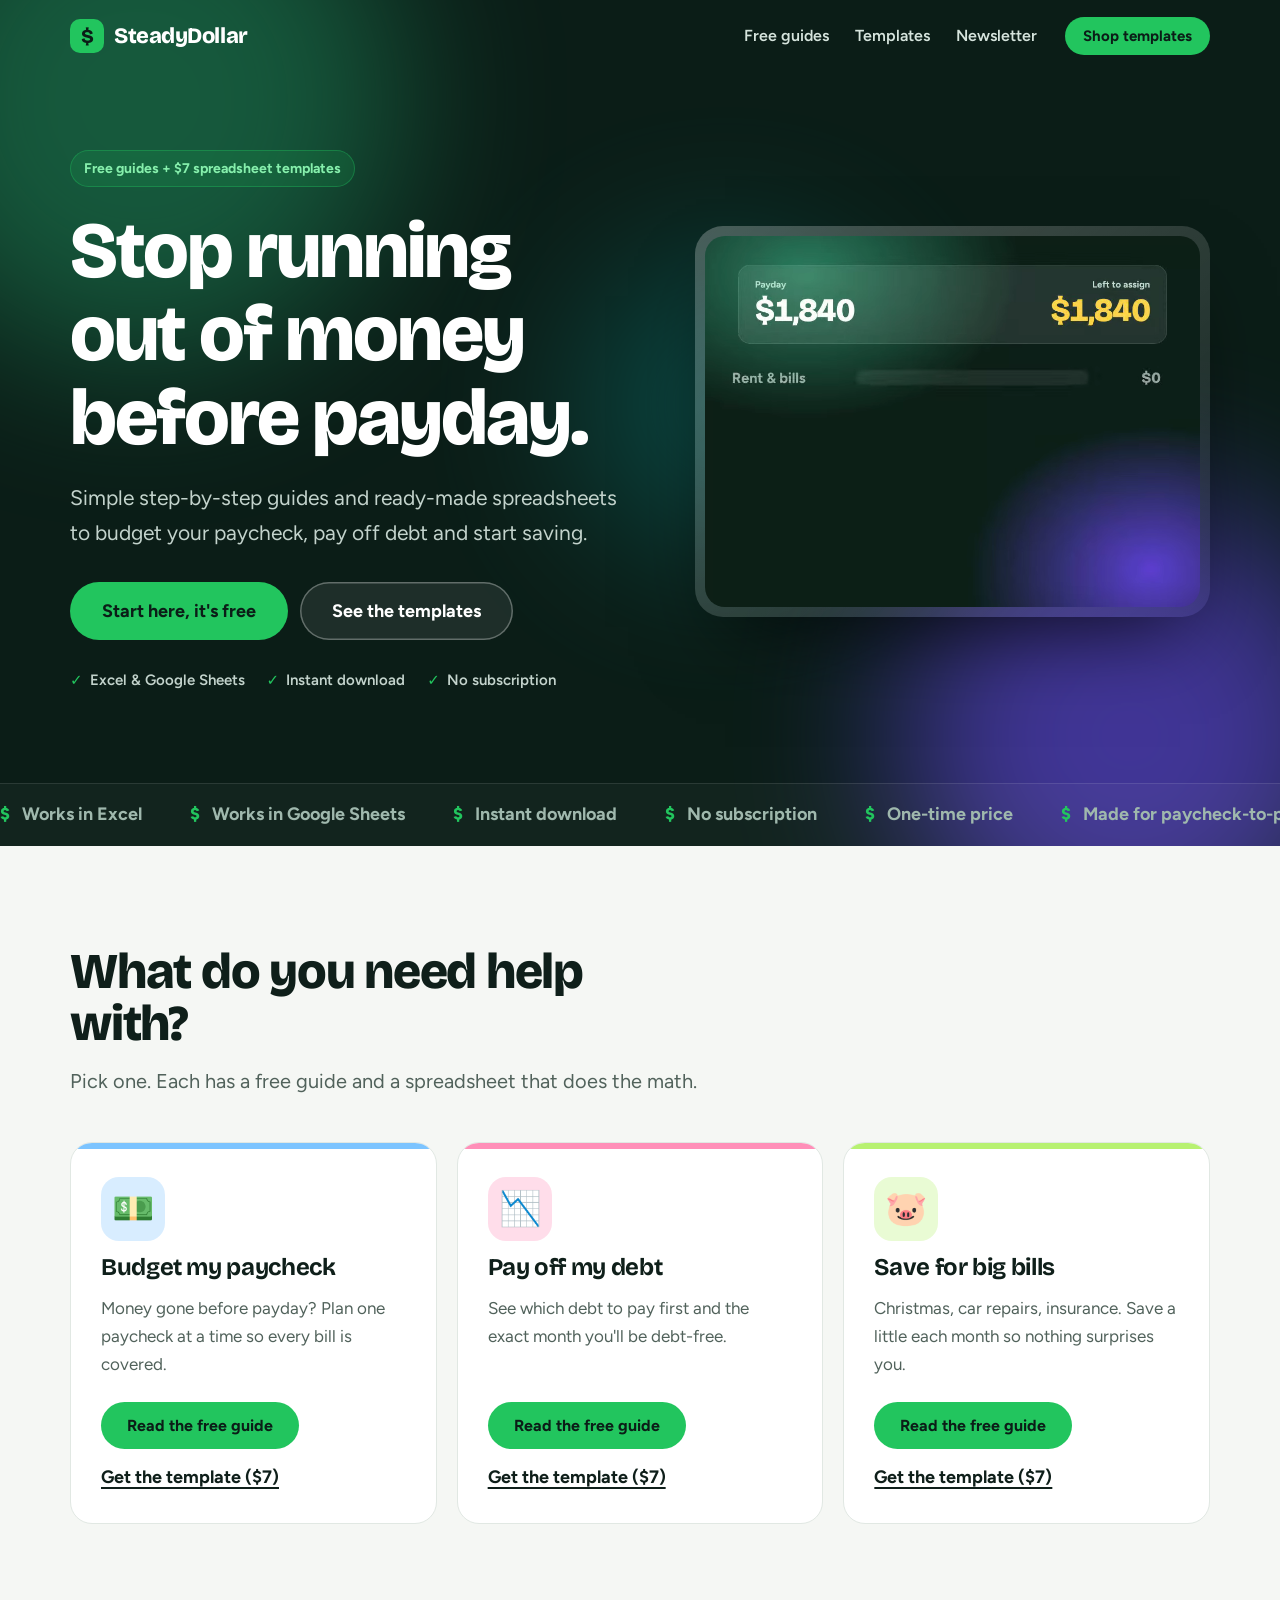
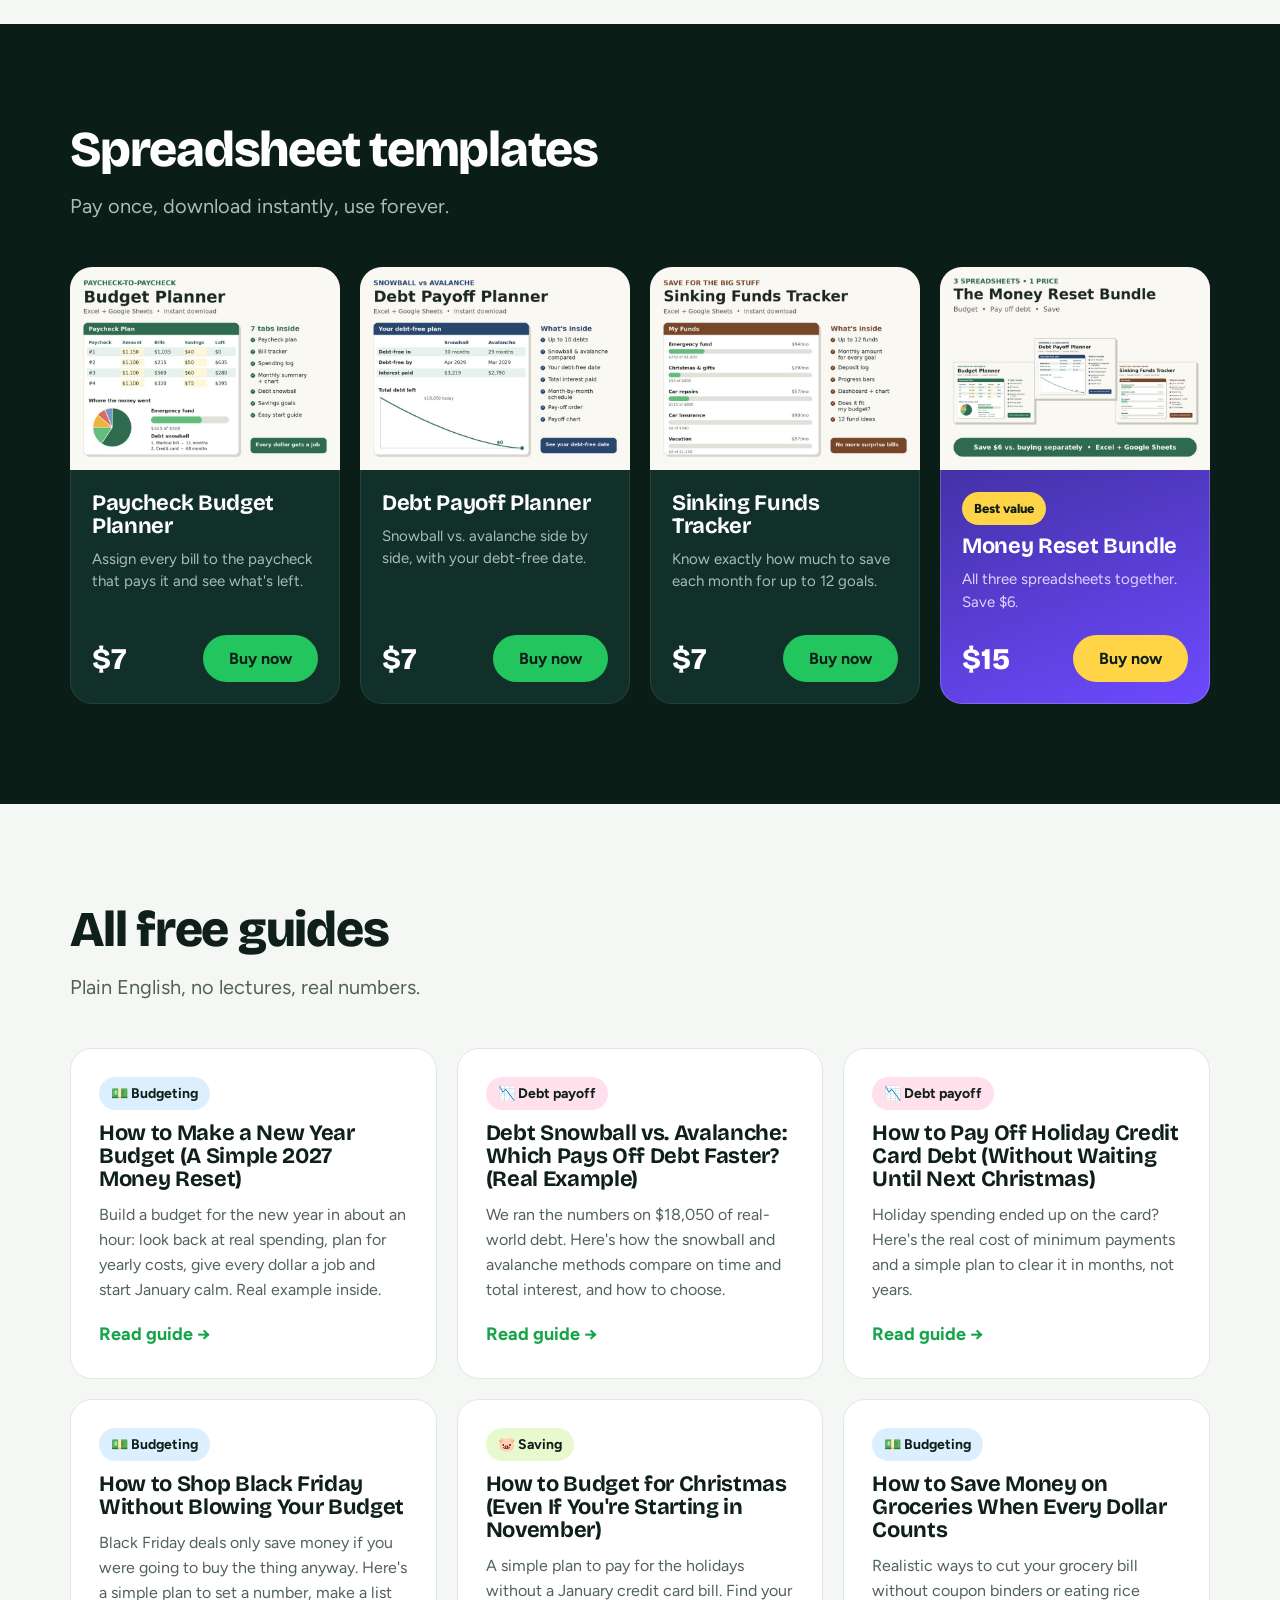
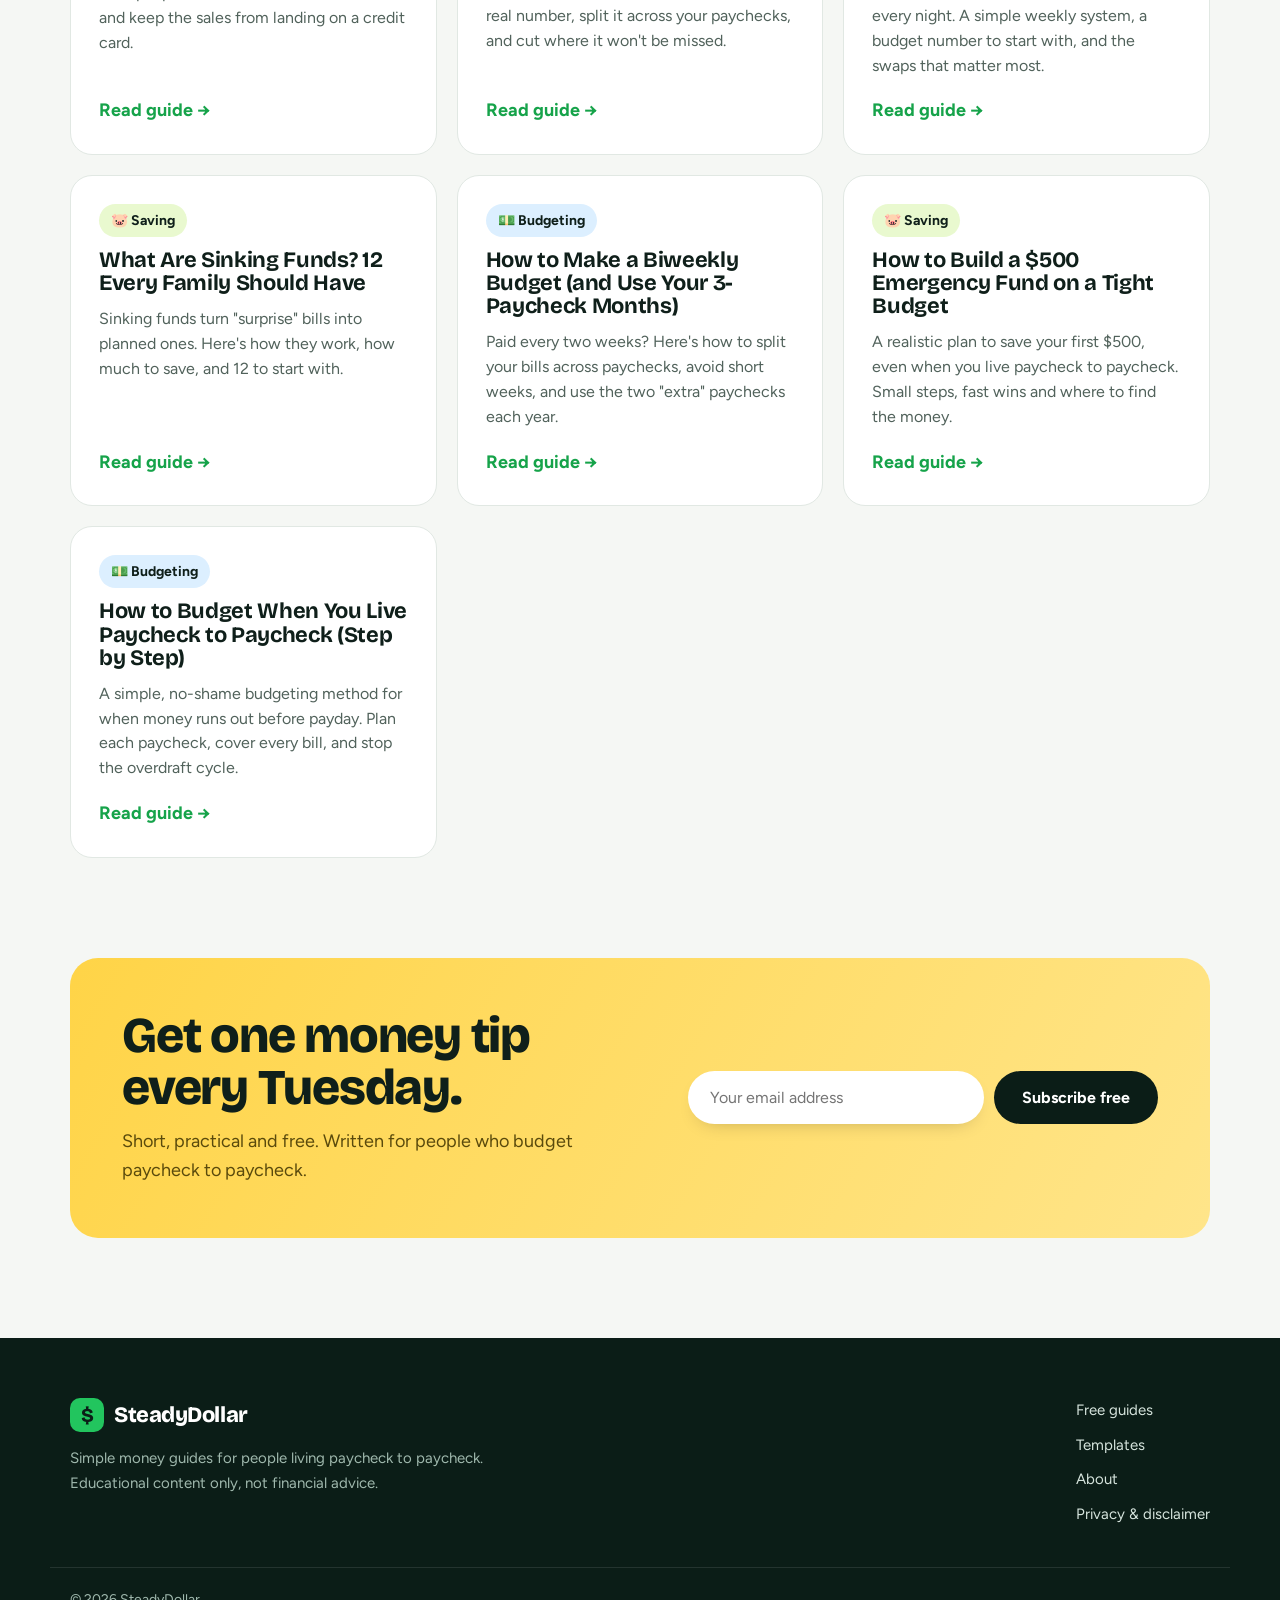
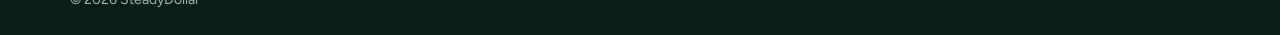
<file: index.html>
<!doctype html>
<html lang="en">
<head>
<meta charset="utf-8">
<meta name="viewport" content="width=device-width, initial-scale=1">
<meta name="p:domain_verify" content="625e8ea63bbca6a0e2b48d6e414d4ba8"/>
<title>SteadyDollar: Budgeting, Debt Payoff &amp; Saving Made Simple</title>
<meta name="description" content="Free guides and $7 spreadsheet templates for budgeting paycheck to paycheck, paying off debt and building savings.">
<link rel="canonical" href="https://steadydollar.github.io/">
<meta property="og:title" content="SteadyDollar: Budgeting, Debt Payoff &amp; Saving Made Simple">
<meta property="og:description" content="Free guides and $7 spreadsheet templates for budgeting paycheck to paycheck, paying off debt and building savings.">
<meta property="og:type" content="website">
<meta property="og:image" content="https://steadydollar.github.io/video/poster.jpg">
<meta name="theme-color" content="#0b1d17">
<link rel="icon" href="data:image/svg+xml,<svg xmlns='http://www.w3.org/2000/svg' viewBox='0 0 32 32'><rect width='32' height='32' rx='8' fill='%2322c55e'/><text x='16' y='23' font-size='20' text-anchor='middle' fill='%230b1d17' font-family='Arial' font-weight='bold'>$</text></svg>">
<link rel="preconnect" href="https://fonts.googleapis.com"><link rel="preconnect" href="https://fonts.gstatic.com" crossorigin><link href="https://fonts.googleapis.com/css2?family=Bricolage+Grotesque:opsz,wght@12..96,500..800&family=Figtree:ital,wght@0,400;0,600;0,700;1,400&display=swap" rel="stylesheet">
<link rel="stylesheet" href="style.css">
</head>
<body class="home">
<header class="top"><div class="wrap">
<a class="logo" href=""><span class="mark">$</span>SteadyDollar</a>
<nav><a href="#guides">Free guides</a><a href="#templates">Templates</a><a href="#newsletter">Newsletter</a></nav>
<a class="btn btn-sm" href="#templates">Shop templates</a>
</div></header>
<main>
<section class="hero">
<div class="blob b1"></div><div class="blob b2"></div><div class="blob b3"></div>
<div class="wrap hero-grid">
<div class="hero-copy">
<p class="pill">Free guides + $7 spreadsheet templates</p>
<h1>Stop running out of money before payday.</h1>
<p class="lede">Simple step-by-step guides and ready-made spreadsheets to budget your paycheck, pay off debt and start saving.</p>
<div class="cta-row"><a class="btn btn-lg" href="#help">Start here, it's free</a><a class="btn btn-lg btn-ghost" href="#templates">See the templates</a></div>
<ul class="checks"><li>Excel &amp; Google Sheets</li><li>Instant download</li><li>No subscription</li></ul>
</div>
<div class="hero-video">
<video autoplay muted loop playsinline poster="video/poster.jpg" aria-label="Animation: a $1,840 paycheck split into rent, food, debt and savings until $0 is left">
<source src="video/hero.webm" type="video/webm"><source src="video/hero.mp4" type="video/mp4"></video>
</div>
</div>
<div class="ticker" aria-hidden="true"><div class="ticker-track"><span>Works in Excel</span><span>Works in Google Sheets</span><span>Instant download</span><span>No subscription</span><span>One-time price</span><span>Made for paycheck-to-paycheck budgets</span><span>Works in Excel</span><span>Works in Google Sheets</span><span>Instant download</span><span>No subscription</span><span>One-time price</span><span>Made for paycheck-to-paycheck budgets</span></div></div>
</section>

<section class="wrap block" id="help">
<div class="sec-head" data-reveal><h2>What do you need help with?</h2><p>Pick one. Each has a free guide and a spreadsheet that does the math.</p></div>
<div class="helps"><article class="help h-budget" data-reveal style="--d:0">
<span class="icon">💵</span>
<h3>Budget my paycheck</h3><p>Money gone before payday? Plan one paycheck at a time so every bill is covered.</p>
<div class="help-links"><a class="btn" href="how-to-budget-paycheck-to-paycheck/">Read the free guide</a>
<a class="link" href="https://payhip.com/b/LEfx4">Get the template ($7)</a></div>
</article>
<article class="help h-debt" data-reveal style="--d:1">
<span class="icon">📉</span>
<h3>Pay off my debt</h3><p>See which debt to pay first and the exact month you'll be debt-free.</p>
<div class="help-links"><a class="btn" href="debt-snowball-vs-avalanche/">Read the free guide</a>
<a class="link" href="https://payhip.com/b/AXEU5">Get the template ($7)</a></div>
</article>
<article class="help h-savings" data-reveal style="--d:2">
<span class="icon">🐷</span>
<h3>Save for big bills</h3><p>Christmas, car repairs, insurance. Save a little each month so nothing surprises you.</p>
<div class="help-links"><a class="btn" href="what-are-sinking-funds/">Read the free guide</a>
<a class="link" href="https://payhip.com/b/7KW1b">Get the template ($7)</a></div>
</article></div>
</section>

<section class="block templates" id="templates"><div class="wrap">
<div class="sec-head" data-reveal><h2>Spreadsheet templates</h2><p>Pay once, download instantly, use forever.</p></div>
<div class="tpls"><article class="tpl" data-reveal>
<a class="tpl-img" href="https://payhip.com/b/LEfx4"><img src="img/budget.jpg" alt="Paycheck Budget Planner preview" width="800" height="600" loading="lazy"></a>
<div class="tpl-body"><h3>Paycheck Budget Planner</h3><p>Assign every bill to the paycheck that pays it and see what's left.</p>
<div class="tpl-buy"><span class="price">$7</span><a class="btn" href="https://payhip.com/b/LEfx4">Buy now</a></div></div>
</article>
<article class="tpl" data-reveal>
<a class="tpl-img" href="https://payhip.com/b/AXEU5"><img src="img/debt.jpg" alt="Debt Payoff Planner preview" width="800" height="600" loading="lazy"></a>
<div class="tpl-body"><h3>Debt Payoff Planner</h3><p>Snowball vs. avalanche side by side, with your debt-free date.</p>
<div class="tpl-buy"><span class="price">$7</span><a class="btn" href="https://payhip.com/b/AXEU5">Buy now</a></div></div>
</article>
<article class="tpl" data-reveal>
<a class="tpl-img" href="https://payhip.com/b/7KW1b"><img src="img/savings.jpg" alt="Sinking Funds Tracker preview" width="800" height="600" loading="lazy"></a>
<div class="tpl-body"><h3>Sinking Funds Tracker</h3><p>Know exactly how much to save each month for up to 12 goals.</p>
<div class="tpl-buy"><span class="price">$7</span><a class="btn" href="https://payhip.com/b/7KW1b">Buy now</a></div></div>
</article>
<article class="tpl tpl-bundle" data-reveal>
<a class="tpl-img" href="https://payhip.com/b/bUGtw"><img src="img/bundle.jpg" alt="Money Reset Bundle preview" width="800" height="600" loading="lazy"></a>
<div class="tpl-body"><span class="best">Best value</span><h3>Money Reset Bundle</h3><p>All three spreadsheets together. Save $6.</p>
<div class="tpl-buy"><span class="price">$15</span><a class="btn" href="https://payhip.com/b/bUGtw">Buy now</a></div></div>
</article></div>
</div></section>

<section class="wrap block" id="guides">
<div class="sec-head" data-reveal><h2>All free guides</h2><p>Plain English, no lectures, real numbers.</p></div>
<div class="guides"><a class="guide" href="how-to-make-a-new-year-budget/" data-reveal style="--d:0">
<span class="tag t-budget">💵 Budgeting</span>
<h3>How to Make a New Year Budget (A Simple 2027 Money Reset)</h3><p>Build a budget for the new year in about an hour: look back at real spending, plan for yearly costs, give every dollar a job and start January calm. Real example inside.</p>
<span class="read">Read guide <span aria-hidden="true">&rarr;</span></span></a>
<a class="guide" href="debt-snowball-vs-avalanche/" data-reveal style="--d:0">
<span class="tag t-debt">📉 Debt payoff</span>
<h3>Debt Snowball vs. Avalanche: Which Pays Off Debt Faster? (Real Example)</h3><p>We ran the numbers on $18,050 of real-world debt. Here&#x27;s how the snowball and avalanche methods compare on time and total interest, and how to choose.</p>
<span class="read">Read guide <span aria-hidden="true">&rarr;</span></span></a>
<a class="guide" href="how-to-pay-off-holiday-credit-card-debt/" data-reveal style="--d:1">
<span class="tag t-debt">📉 Debt payoff</span>
<h3>How to Pay Off Holiday Credit Card Debt (Without Waiting Until Next Christmas)</h3><p>Holiday spending ended up on the card? Here&#x27;s the real cost of minimum payments and a simple plan to clear it in months, not years.</p>
<span class="read">Read guide <span aria-hidden="true">&rarr;</span></span></a>
<a class="guide" href="how-to-budget-for-black-friday/" data-reveal style="--d:2">
<span class="tag t-budget">💵 Budgeting</span>
<h3>How to Shop Black Friday Without Blowing Your Budget</h3><p>Black Friday deals only save money if you were going to buy the thing anyway. Here&#x27;s a simple plan to set a number, make a list and keep the sales from landing on a credit card.</p>
<span class="read">Read guide <span aria-hidden="true">&rarr;</span></span></a>
<a class="guide" href="how-to-budget-for-christmas/" data-reveal style="--d:0">
<span class="tag t-savings">🐷 Saving</span>
<h3>How to Budget for Christmas (Even If You&#x27;re Starting in November)</h3><p>A simple plan to pay for the holidays without a January credit card bill. Find your real number, split it across your paychecks, and cut where it won&#x27;t be missed.</p>
<span class="read">Read guide <span aria-hidden="true">&rarr;</span></span></a>
<a class="guide" href="how-to-save-money-on-groceries/" data-reveal style="--d:1">
<span class="tag t-budget">💵 Budgeting</span>
<h3>How to Save Money on Groceries When Every Dollar Counts</h3><p>Realistic ways to cut your grocery bill without coupon binders or eating rice every night. A simple weekly system, a budget number to start with, and the swaps that matter most.</p>
<span class="read">Read guide <span aria-hidden="true">&rarr;</span></span></a>
<a class="guide" href="what-are-sinking-funds/" data-reveal style="--d:2">
<span class="tag t-savings">🐷 Saving</span>
<h3>What Are Sinking Funds? 12 Every Family Should Have</h3><p>Sinking funds turn &quot;surprise&quot; bills into planned ones. Here&#x27;s how they work, how much to save, and 12 to start with.</p>
<span class="read">Read guide <span aria-hidden="true">&rarr;</span></span></a>
<a class="guide" href="how-to-make-a-biweekly-budget/" data-reveal style="--d:0">
<span class="tag t-budget">💵 Budgeting</span>
<h3>How to Make a Biweekly Budget (and Use Your 3-Paycheck Months)</h3><p>Paid every two weeks? Here&#x27;s how to split your bills across paychecks, avoid short weeks, and use the two &quot;extra&quot; paychecks each year.</p>
<span class="read">Read guide <span aria-hidden="true">&rarr;</span></span></a>
<a class="guide" href="how-to-build-a-500-emergency-fund/" data-reveal style="--d:1">
<span class="tag t-savings">🐷 Saving</span>
<h3>How to Build a $500 Emergency Fund on a Tight Budget</h3><p>A realistic plan to save your first $500, even when you live paycheck to paycheck. Small steps, fast wins and where to find the money.</p>
<span class="read">Read guide <span aria-hidden="true">&rarr;</span></span></a>
<a class="guide" href="how-to-budget-paycheck-to-paycheck/" data-reveal style="--d:2">
<span class="tag t-budget">💵 Budgeting</span>
<h3>How to Budget When You Live Paycheck to Paycheck (Step by Step)</h3><p>A simple, no-shame budgeting method for when money runs out before payday. Plan each paycheck, cover every bill, and stop the overdraft cycle.</p>
<span class="read">Read guide <span aria-hidden="true">&rarr;</span></span></a></div>
</section>

<div class="wrap"><section class="signup" id="newsletter" data-reveal>
<div><h2>Get one money tip every Tuesday.</h2><p>Short, practical and free. Written for people who budget paycheck to paycheck.</p></div>
<form action="https://app.kit.com/forms/10091417/subscriptions" method="post">
<label class="sr" for="em">Email address</label>
<input id="em" type="email" name="email_address" placeholder="Your email address" required>
<button class="btn btn-dark" type="submit">Subscribe free</button>
</form>
</section></div>
</main>
<footer><div class="wrap">
<div><a class="logo" href=""><span class="mark">$</span>SteadyDollar</a>
<p>Simple money guides for people living paycheck to paycheck.<br>Educational content only, not financial advice.</p></div>
<div class="flinks"><a href="#guides">Free guides</a><a href="#templates">Templates</a><a href="about/">About</a><a href="privacy/">Privacy &amp; disclaimer</a></div>
</div><p class="wrap copy">&copy; 2026 SteadyDollar</p></footer>
<script>
(function(){
  var top=document.querySelector('.top');
  addEventListener('scroll',function(){top.classList.toggle('scrolled',scrollY>10)},{passive:true});
  var bar=document.querySelector('.progress');
  if(bar){addEventListener('scroll',function(){var h=document.documentElement;bar.style.transform='scaleX('+(h.scrollTop/(h.scrollHeight-h.clientHeight))+')'},{passive:true});}
  var els=document.querySelectorAll('[data-reveal]');
  if(!('IntersectionObserver' in window)){els.forEach(function(e){e.classList.add('in')});return;}
  var io=new IntersectionObserver(function(es){es.forEach(function(e){if(e.isIntersecting){e.target.classList.add('in');io.unobserve(e.target);}})},{rootMargin:'0px 0px -8% 0px'});
  els.forEach(function(e){io.observe(e)});
})();
</script>
</body>
</html>
</file>
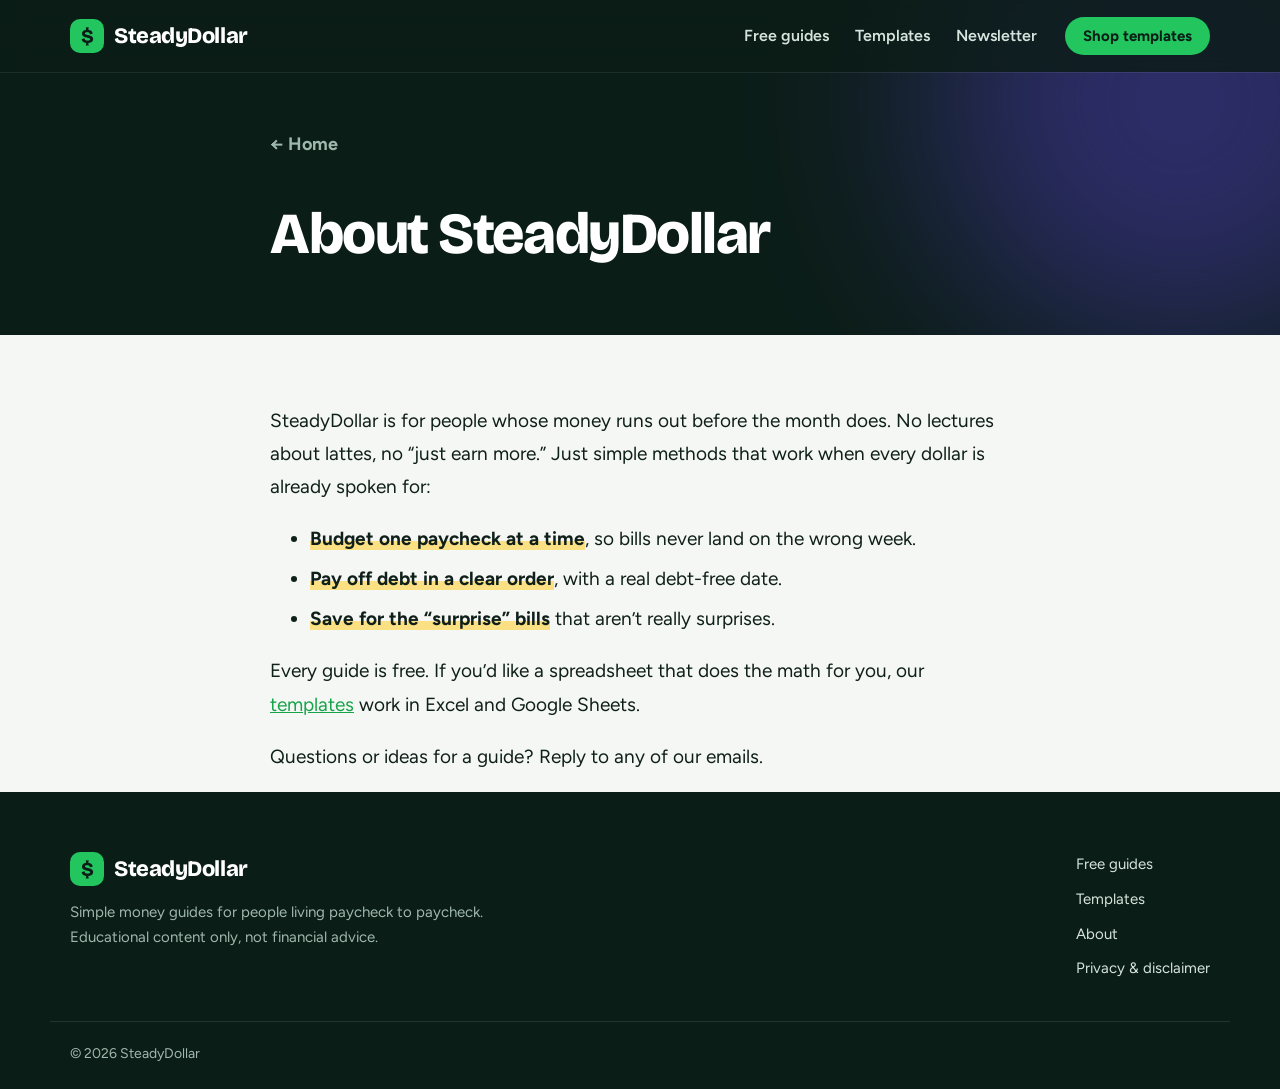
<file: about/index.html>
<!doctype html>
<html lang="en">
<head>
<meta charset="utf-8">
<meta name="viewport" content="width=device-width, initial-scale=1">
<meta name="p:domain_verify" content="625e8ea63bbca6a0e2b48d6e414d4ba8"/>
<title>About SteadyDollar | SteadyDollar</title>
<meta name="description" content="SteadyDollar makes simple guides and spreadsheet templates for people living paycheck to paycheck.">
<link rel="canonical" href="https://steadydollar.github.io/about/">
<meta property="og:title" content="About SteadyDollar | SteadyDollar">
<meta property="og:description" content="SteadyDollar makes simple guides and spreadsheet templates for people living paycheck to paycheck.">
<meta property="og:type" content="website">
<meta property="og:image" content="https://steadydollar.github.io/video/poster.jpg">
<meta name="theme-color" content="#0b1d17">
<link rel="icon" href="data:image/svg+xml,<svg xmlns='http://www.w3.org/2000/svg' viewBox='0 0 32 32'><rect width='32' height='32' rx='8' fill='%2322c55e'/><text x='16' y='23' font-size='20' text-anchor='middle' fill='%230b1d17' font-family='Arial' font-weight='bold'>$</text></svg>">
<link rel="preconnect" href="https://fonts.googleapis.com"><link rel="preconnect" href="https://fonts.gstatic.com" crossorigin><link href="https://fonts.googleapis.com/css2?family=Bricolage+Grotesque:opsz,wght@12..96,500..800&family=Figtree:ital,wght@0,400;0,600;0,700;1,400&display=swap" rel="stylesheet">
<link rel="stylesheet" href="../style.css">
</head>
<body class="article">
<header class="top"><div class="wrap">
<a class="logo" href="../"><span class="mark">$</span>SteadyDollar</a>
<nav><a href="../#guides">Free guides</a><a href="../#templates">Templates</a><a href="#newsletter">Newsletter</a></nav>
<a class="btn btn-sm" href="../#templates">Shop templates</a>
</div></header>
<main>
<header class="post-hero"><div class="wrap narrow"><a class="back" href="../">&larr; Home</a><h1>About SteadyDollar</h1></div></header>
<article class="wrap narrow"><div class="prose"><p>SteadyDollar is for people whose money runs out before the month
does. No lectures about lattes, no “just earn more.” Just simple methods
that work when every dollar is already spoken for:</p>
<ul>
<li><strong>Budget one paycheck at a time</strong>, so bills never land
on the wrong week.</li>
<li><strong>Pay off debt in a clear order</strong>, with a real
debt-free date.</li>
<li><strong>Save for the “surprise” bills</strong> that aren’t really
surprises.</li>
</ul>
<p>Every guide is free. If you’d like a spreadsheet that does the math
for you, our <a href="https://payhip.com/SteadyDollar">templates</a>
work in Excel and Google Sheets.</p>
<p>Questions or ideas for a guide? Reply to any of our emails.</p>
</div></article>
</main>
<footer><div class="wrap">
<div><a class="logo" href="../"><span class="mark">$</span>SteadyDollar</a>
<p>Simple money guides for people living paycheck to paycheck.<br>Educational content only, not financial advice.</p></div>
<div class="flinks"><a href="../#guides">Free guides</a><a href="../#templates">Templates</a><a href="../about/">About</a><a href="../privacy/">Privacy &amp; disclaimer</a></div>
</div><p class="wrap copy">&copy; 2026 SteadyDollar</p></footer>
<script>
(function(){
  var top=document.querySelector('.top');
  addEventListener('scroll',function(){top.classList.toggle('scrolled',scrollY>10)},{passive:true});
  var bar=document.querySelector('.progress');
  if(bar){addEventListener('scroll',function(){var h=document.documentElement;bar.style.transform='scaleX('+(h.scrollTop/(h.scrollHeight-h.clientHeight))+')'},{passive:true});}
  var els=document.querySelectorAll('[data-reveal]');
  if(!('IntersectionObserver' in window)){els.forEach(function(e){e.classList.add('in')});return;}
  var io=new IntersectionObserver(function(es){es.forEach(function(e){if(e.isIntersecting){e.target.classList.add('in');io.unobserve(e.target);}})},{rootMargin:'0px 0px -8% 0px'});
  els.forEach(function(e){io.observe(e)});
})();
</script>
</body>
</html>
</file>
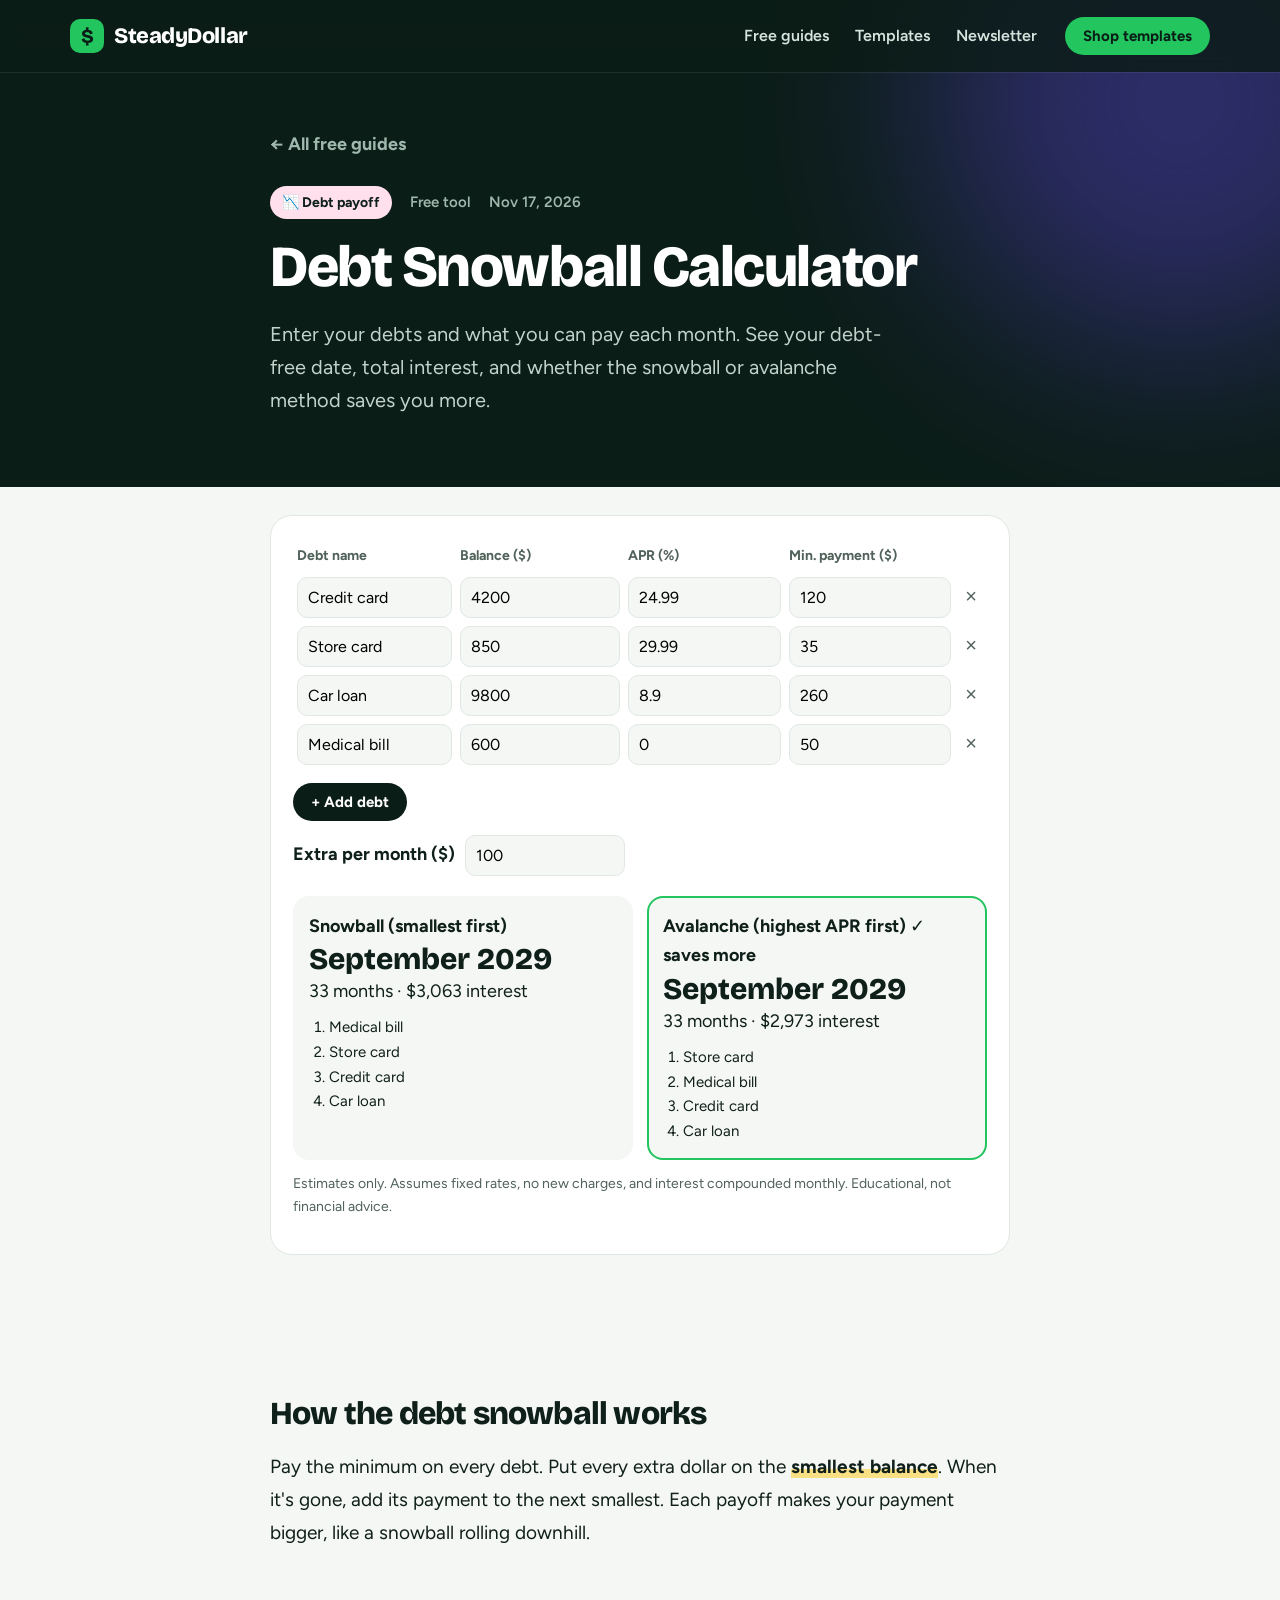
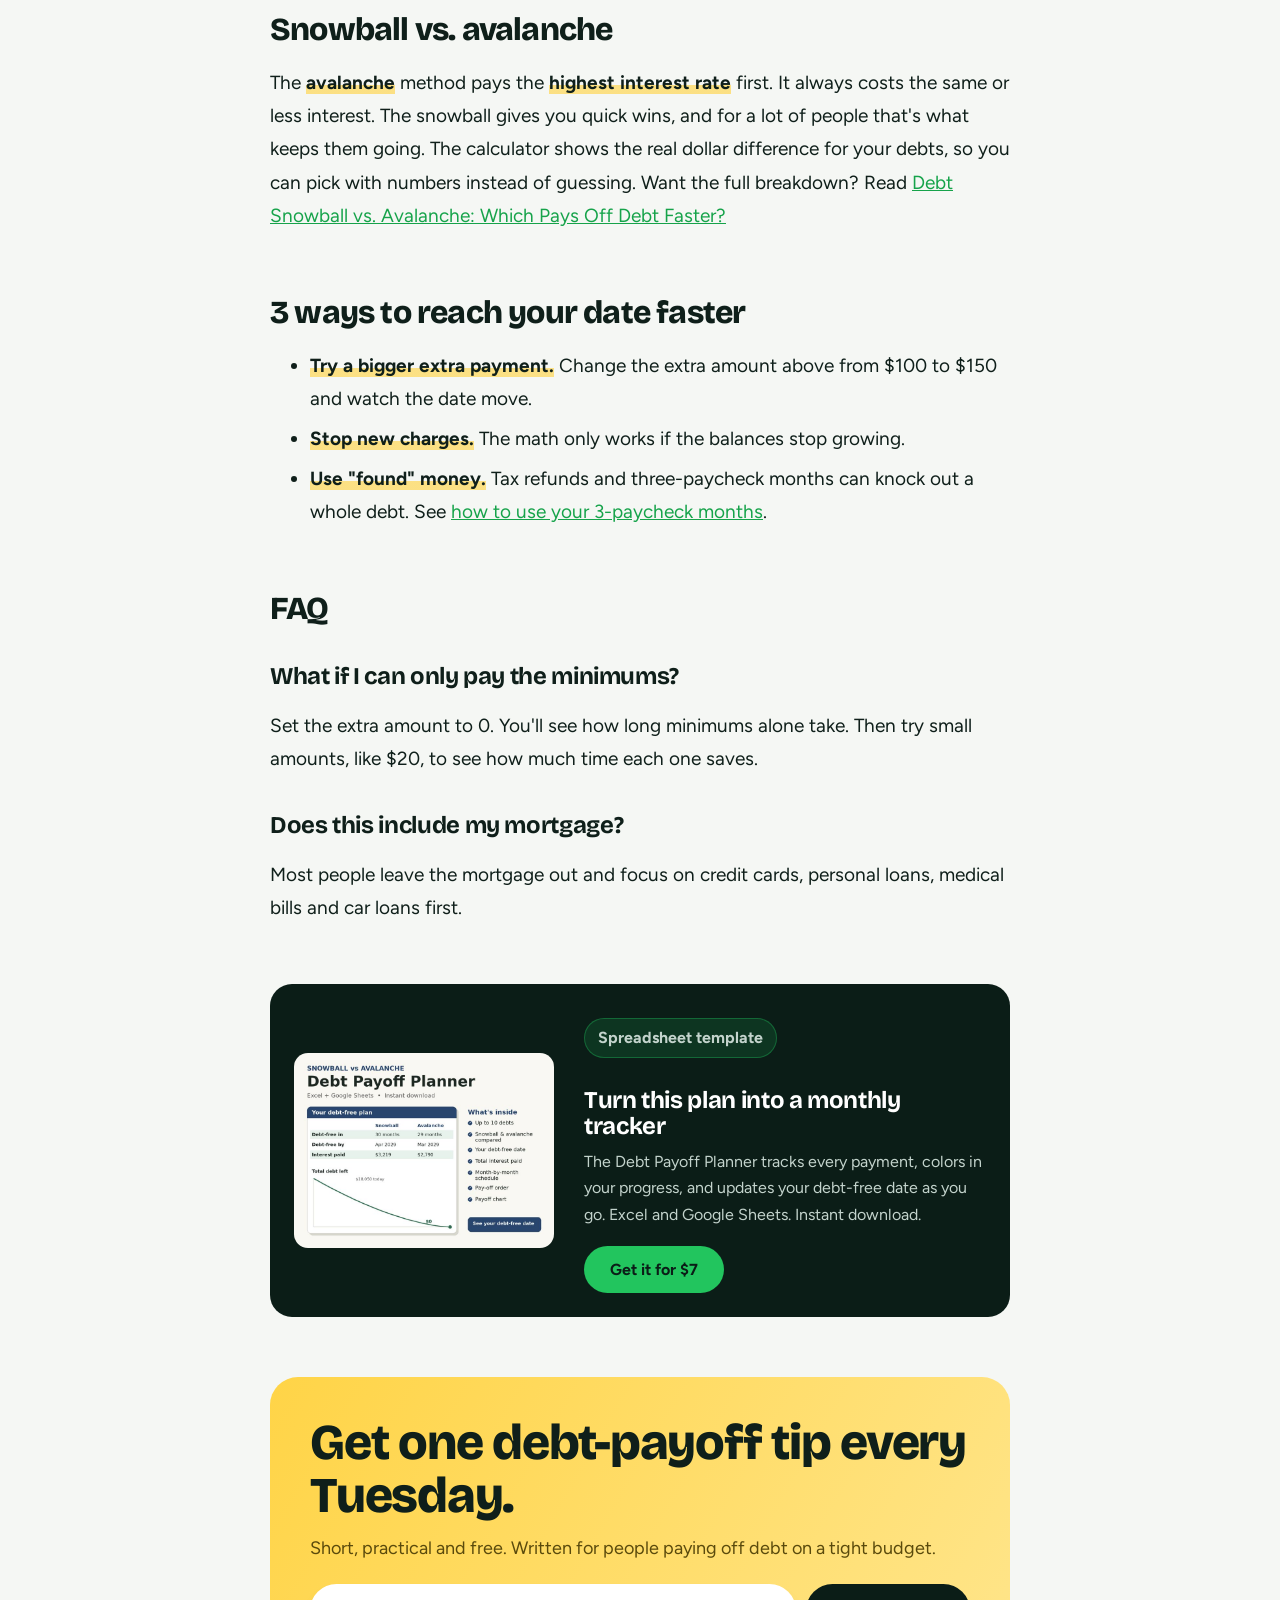
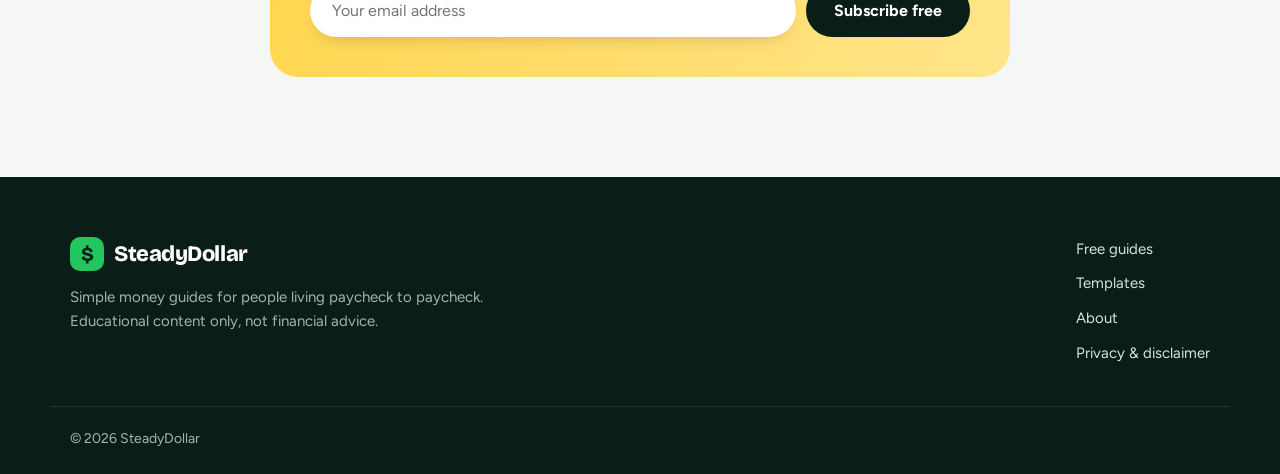
<file: debt-payoff-calculator/index.html>
<!doctype html>
<html lang="en">
<head>
<meta charset="utf-8">
<meta name="viewport" content="width=device-width, initial-scale=1">
<meta name="p:domain_verify" content="625e8ea63bbca6a0e2b48d6e414d4ba8"/>
<title>Debt Snowball Calculator: Find Your Debt-Free Date (Free) | SteadyDollar</title>
<meta name="description" content="Free debt snowball and avalanche calculator. Enter your debts and monthly payment to see your debt-free date, total interest, and which debt to pay first.">
<link rel="canonical" href="https://steadydollar.github.io/debt-payoff-calculator/">
<meta property="og:title" content="Debt Snowball Calculator: Find Your Debt-Free Date (Free)">
<meta property="og:description" content="Free debt snowball and avalanche calculator. Enter your debts and monthly payment to see your debt-free date, total interest, and which debt to pay first.">
<meta property="og:type" content="website">
<meta property="og:image" content="https://steadydollar.github.io/img/debt.jpg">
<meta name="theme-color" content="#0b1d17">
<link rel="icon" href="data:image/svg+xml,<svg xmlns='http://www.w3.org/2000/svg' viewBox='0 0 32 32'><rect width='32' height='32' rx='8' fill='%2322c55e'/><text x='16' y='23' font-size='20' text-anchor='middle' fill='%230b1d17' font-family='Arial' font-weight='bold'>$</text></svg>">
<link rel="preconnect" href="https://fonts.googleapis.com"><link rel="preconnect" href="https://fonts.gstatic.com" crossorigin><link href="https://fonts.googleapis.com/css2?family=Bricolage+Grotesque:opsz,wght@12..96,500..800&family=Figtree:ital,wght@0,400;0,600;0,700;1,400&display=swap" rel="stylesheet">
<link rel="stylesheet" href="../style.css">
<script type="application/ld+json">{"@context":"https://schema.org","@graph":[{"@type":"WebApplication","name":"Debt Snowball Calculator","url":"https://steadydollar.github.io/debt-payoff-calculator/","applicationCategory":"FinanceApplication","operatingSystem":"Any","offers":{"@type":"Offer","price":"0","priceCurrency":"USD"}},{"@type":"FAQPage","mainEntity":[{"@type":"Question","name":"What is the debt snowball method?","acceptedAnswer":{"@type":"Answer","text":"You pay the minimum on every debt and put every extra dollar on the smallest balance. When it is paid off, its payment rolls into the next smallest, so your payment grows like a snowball."}},{"@type":"Question","name":"Is snowball or avalanche better?","acceptedAnswer":{"@type":"Answer","text":"Avalanche (highest interest first) always costs the same or less interest. Snowball (smallest balance first) gives faster early wins, which helps many people stick with the plan. The calculator shows the difference in dollars for your own debts."}},{"@type":"Question","name":"How much extra should I pay each month?","acceptedAnswer":{"@type":"Answer","text":"Any amount helps. Try adding $25, $50 and $100 in the calculator to see how many months each one saves."}}]}]}</script>
<style>
.calc{background:#fff;border:1px solid var(--line);border-radius:var(--r);padding:22px;margin:28px 0}
.calc table{width:100%;border-collapse:collapse;font-size:16px}
.calc th{text-align:left;font-weight:700;color:var(--ink-2);padding:6px 4px;font-size:14px}
.calc td{padding:4px}
.calc input{width:100%;padding:10px;border:1.5px solid var(--line);border-radius:10px;font:16px var(--text);background:var(--paper)}
.calc .row-actions{display:flex;flex-wrap:wrap;gap:10px;align-items:center;margin-top:14px}
.calc .x{background:none;border:0;font-size:20px;cursor:pointer;color:var(--ink-2)}
.calc label{font-weight:700}
.calc .extra{display:flex;gap:10px;align-items:center;flex-wrap:wrap;margin-top:14px}
.calc .extra input{max-width:160px}
.res{display:grid;grid-template-columns:1fr 1fr;gap:14px;margin-top:20px}
.res .box{border-radius:16px;padding:16px;background:var(--paper)}
.res .box.win{box-shadow:inset 0 0 0 2px var(--green)}
.res .big{font:800 30px var(--display);display:block}
.res ol{margin:8px 0 0;padding-left:20px;font-size:15px}
.calc .note{font-size:14px;color:var(--ink-2);margin-top:12px}
@media(max-width:640px){.calc{padding:14px}.calc td{padding:2px}.calc input{padding:8px 6px;font-size:15px}.res{grid-template-columns:1fr}.calc th:nth-child(4),.calc td:nth-child(4){width:30px}}
</style>
</head>
<body class="article">
<header class="top"><div class="wrap">
<a class="logo" href="../"><span class="mark">$</span>SteadyDollar</a>
<nav><a href="../#guides">Free guides</a><a href="../#templates">Templates</a><a href="#newsletter">Newsletter</a></nav>
<a class="btn btn-sm" href="../#templates">Shop templates</a>
</div></header>
<main>
<header class="post-hero"><div class="wrap narrow">
<a class="back" href="../#guides">&larr; All free guides</a>
<p class="meta"><span class="tag t-debt">📉 Debt payoff</span><span>Free tool</span><span>Nov 17, 2026</span></p>
<h1>Debt Snowball Calculator</h1>
<p class="lede">Enter your debts and what you can pay each month. See your debt-free date, total interest, and whether the snowball or avalanche method saves you more.</p>
</div></header>
<article class="wrap narrow">
<div class="calc" id="calc">
<table><thead><tr><th>Debt name</th><th>Balance ($)</th><th>APR (%)</th><th>Min. payment ($)</th><th></th></tr></thead><tbody id="rows"></tbody></table>
<div class="row-actions"><button class="btn btn-sm btn-dark" type="button" id="add">+ Add debt</button></div>
<div class="extra"><label for="extra">Extra per month ($)</label><input id="extra" type="number" min="0" step="1" value="100" inputmode="decimal"></div>
<div class="res" id="res" aria-live="polite"></div>
<p class="note">Estimates only. Assumes fixed rates, no new charges, and interest compounded monthly. Educational, not financial advice.</p>
</div>
<div class="prose">
<h2 id="how-it-works">How the debt snowball works</h2>
<p>Pay the minimum on every debt. Put every extra dollar on the <strong>smallest balance</strong>. When it's gone, add its payment to the next smallest. Each payoff makes your payment bigger, like a snowball rolling downhill.</p>
<h2 id="snowball-vs-avalanche">Snowball vs. avalanche</h2>
<p>The <strong>avalanche</strong> method pays the <strong>highest interest rate</strong> first. It always costs the same or less interest. The snowball gives you quick wins, and for a lot of people that's what keeps them going. The calculator shows the real dollar difference for your debts, so you can pick with numbers instead of guessing. Want the full breakdown? Read <a href="../debt-snowball-vs-avalanche/">Debt Snowball vs. Avalanche: Which Pays Off Debt Faster?</a></p>
<h2 id="tips">3 ways to reach your date faster</h2>
<ul>
<li><strong>Try a bigger extra payment.</strong> Change the extra amount above from $100 to $150 and watch the date move.</li>
<li><strong>Stop new charges.</strong> The math only works if the balances stop growing.</li>
<li><strong>Use "found" money.</strong> Tax refunds and three-paycheck months can knock out a whole debt. See <a href="../how-to-make-a-biweekly-budget/">how to use your 3-paycheck months</a>.</li>
</ul>
<h2 id="faq">FAQ</h2>
<h3>What if I can only pay the minimums?</h3>
<p>Set the extra amount to 0. You'll see how long minimums alone take. Then try small amounts, like $20, to see how much time each one saves.</p>
<h3>Does this include my mortgage?</h3>
<p>Most people leave the mortgage out and focus on credit cards, personal loans, medical bills and car loans first.</p>
</div>
<aside class="product" data-reveal>
<img src="../img/debt.jpg" alt="Debt Payoff Planner preview" width="800" height="600" loading="lazy">
<div>
<p class="pill">Spreadsheet template</p>
<h3>Turn this plan into a monthly tracker</h3>
<p>The Debt Payoff Planner tracks every payment, colors in your progress, and updates your debt-free date as you go. Excel and Google Sheets. Instant download.</p>
<a class="btn" href="https://payhip.com/b/AXEU5">Get it for $7</a>
</div>
</aside>
<section class="signup" id="newsletter" data-reveal>
<div><h2>Get one debt-payoff tip every Tuesday.</h2><p>Short, practical and free. Written for people paying off debt on a tight budget.</p></div>
<form action="https://app.kit.com/forms/10091417/subscriptions" method="post">
<label class="sr" for="em">Email address</label>
<input id="em" type="email" name="email_address" placeholder="Your email address" required>
<button class="btn btn-dark" type="submit">Subscribe free</button>
</form>
</section>
</article>
</main>
<footer><div class="wrap">
<div><a class="logo" href="../"><span class="mark">$</span>SteadyDollar</a>
<p>Simple money guides for people living paycheck to paycheck.<br>Educational content only, not financial advice.</p></div>
<div class="flinks"><a href="../#guides">Free guides</a><a href="../#templates">Templates</a><a href="../about/">About</a><a href="../privacy/">Privacy &amp; disclaimer</a></div>
</div><p class="wrap copy">&copy; 2026 SteadyDollar</p></footer>
<script>
(function(){
var rows=document.getElementById('rows'),res=document.getElementById('res'),extra=document.getElementById('extra');
var start=[["Credit card",4200,24.99,120],["Store card",850,29.99,35],["Car loan",9800,8.9,260],["Medical bill",600,0,50]];
function esc(s){return String(s).replace(/[&<>"]/g,function(c){return{'&':'&amp;','<':'&lt;','>':'&gt;','"':'&quot;'}[c]})}
function add(d){d=d||["",0,0,0];var tr=document.createElement('tr');
tr.innerHTML='<td><input aria-label="Debt name" value="'+esc(d[0])+'"></td><td><input aria-label="Balance" type="number" min="0" step="0.01" inputmode="decimal" value="'+d[1]+'"></td><td><input aria-label="APR" type="number" min="0" step="0.01" inputmode="decimal" value="'+d[2]+'"></td><td><input aria-label="Minimum payment" type="number" min="0" step="0.01" inputmode="decimal" value="'+d[3]+'"></td><td><button class="x" type="button" aria-label="Remove debt">&times;</button></td>';
tr.querySelector('.x').onclick=function(){tr.remove();calc()};rows.appendChild(tr)}
function read(){var out=[];rows.querySelectorAll('tr').forEach(function(tr){var i=tr.querySelectorAll('input');var b=+i[1].value||0;if(b>0)out.push({n:i[0].value||'Debt',b:b,r:(+i[2].value||0)/1200,m:+i[3].value||0})});return out}
function sim(debts,order){var d=debts.map(function(x){return{n:x.n,b:x.b,r:x.r,m:x.m}});d.sort(order);
var budget=d.reduce(function(s,x){return s+x.m},0)+(+extra.value||0),month=0,interest=0,paid=[];
while(d.some(function(x){return x.b>0.005})&&month<600){month++;
d.forEach(function(x){if(x.b>0){var i=x.b*x.r;x.b+=i;interest+=i}});
var left=budget;d.forEach(function(x){if(x.b>0){var p=Math.min(x.m,x.b);x.b-=p;left-=p}});
d.forEach(function(x){if(x.b>0&&left>0){var p=Math.min(left,x.b);x.b-=p;left-=p}});
d.forEach(function(x){if(x.b<=0.005&&paid.indexOf(x.n)<0){x.b=0;paid.push(x.n)}})}
return{months:month,interest:interest,order:paid,stuck:month>=600}}
function fmt(n){return'$'+Math.round(n).toLocaleString('en-US')}
function date(m){var t=new Date();t.setMonth(t.getMonth()+m);return t.toLocaleDateString('en-US',{month:'long',year:'numeric'})}
function box(t,r,win){if(r.stuck)return'<div class="box"><strong>'+t+'</strong><p>Payments don\'t cover the interest. Raise the extra amount.</p></div>';
return'<div class="box'+(win?' win':'')+'"><strong>'+t+(win?' ✓ saves more':'')+'</strong><span class="big">'+date(r.months)+'</span>'+r.months+' months · '+fmt(r.interest)+' interest<ol>'+r.order.map(function(n){return'<li>'+esc(n)+'</li>'}).join('')+'</ol></div>'}
function calc(){var d=read();if(!d.length){res.innerHTML='';return}
var s=sim(d,function(a,b){return a.b-b.b}),a=sim(d,function(a,b){return b.r-a.r||a.b-b.b});
var diff=s.interest-a.interest;res.innerHTML=box('Snowball (smallest first)',s,!s.stuck&&diff<=-1)+box('Avalanche (highest APR first)',a,!a.stuck&&diff>=1)+(Math.abs(diff)<1&&!s.stuck?'<p class="note" style="grid-column:1/-1">Same result both ways. Pick the order that keeps you motivated.</p>':'');
if(window.gtag)gtag('event','calc_run')}
start.forEach(add);document.getElementById('add').onclick=function(){add();};
document.getElementById('calc').addEventListener('input',calc);calc();
})();
</script>
<script>
(function(){
  var top=document.querySelector('.top');
  addEventListener('scroll',function(){top.classList.toggle('scrolled',scrollY>10)},{passive:true});
  var bar=document.querySelector('.progress');
  if(bar){addEventListener('scroll',function(){var h=document.documentElement;bar.style.transform='scaleX('+(h.scrollTop/(h.scrollHeight-h.clientHeight))+')'},{passive:true});}
  var els=document.querySelectorAll('[data-reveal]');
  if(!('IntersectionObserver' in window)){els.forEach(function(e){e.classList.add('in')});return;}
  var io=new IntersectionObserver(function(es){es.forEach(function(e){if(e.isIntersecting){e.target.classList.add('in');io.unobserve(e.target);}})},{rootMargin:'0px 0px -8% 0px'});
  els.forEach(function(e){io.observe(e)});
})();
</script>
</body>
</html>
</file>
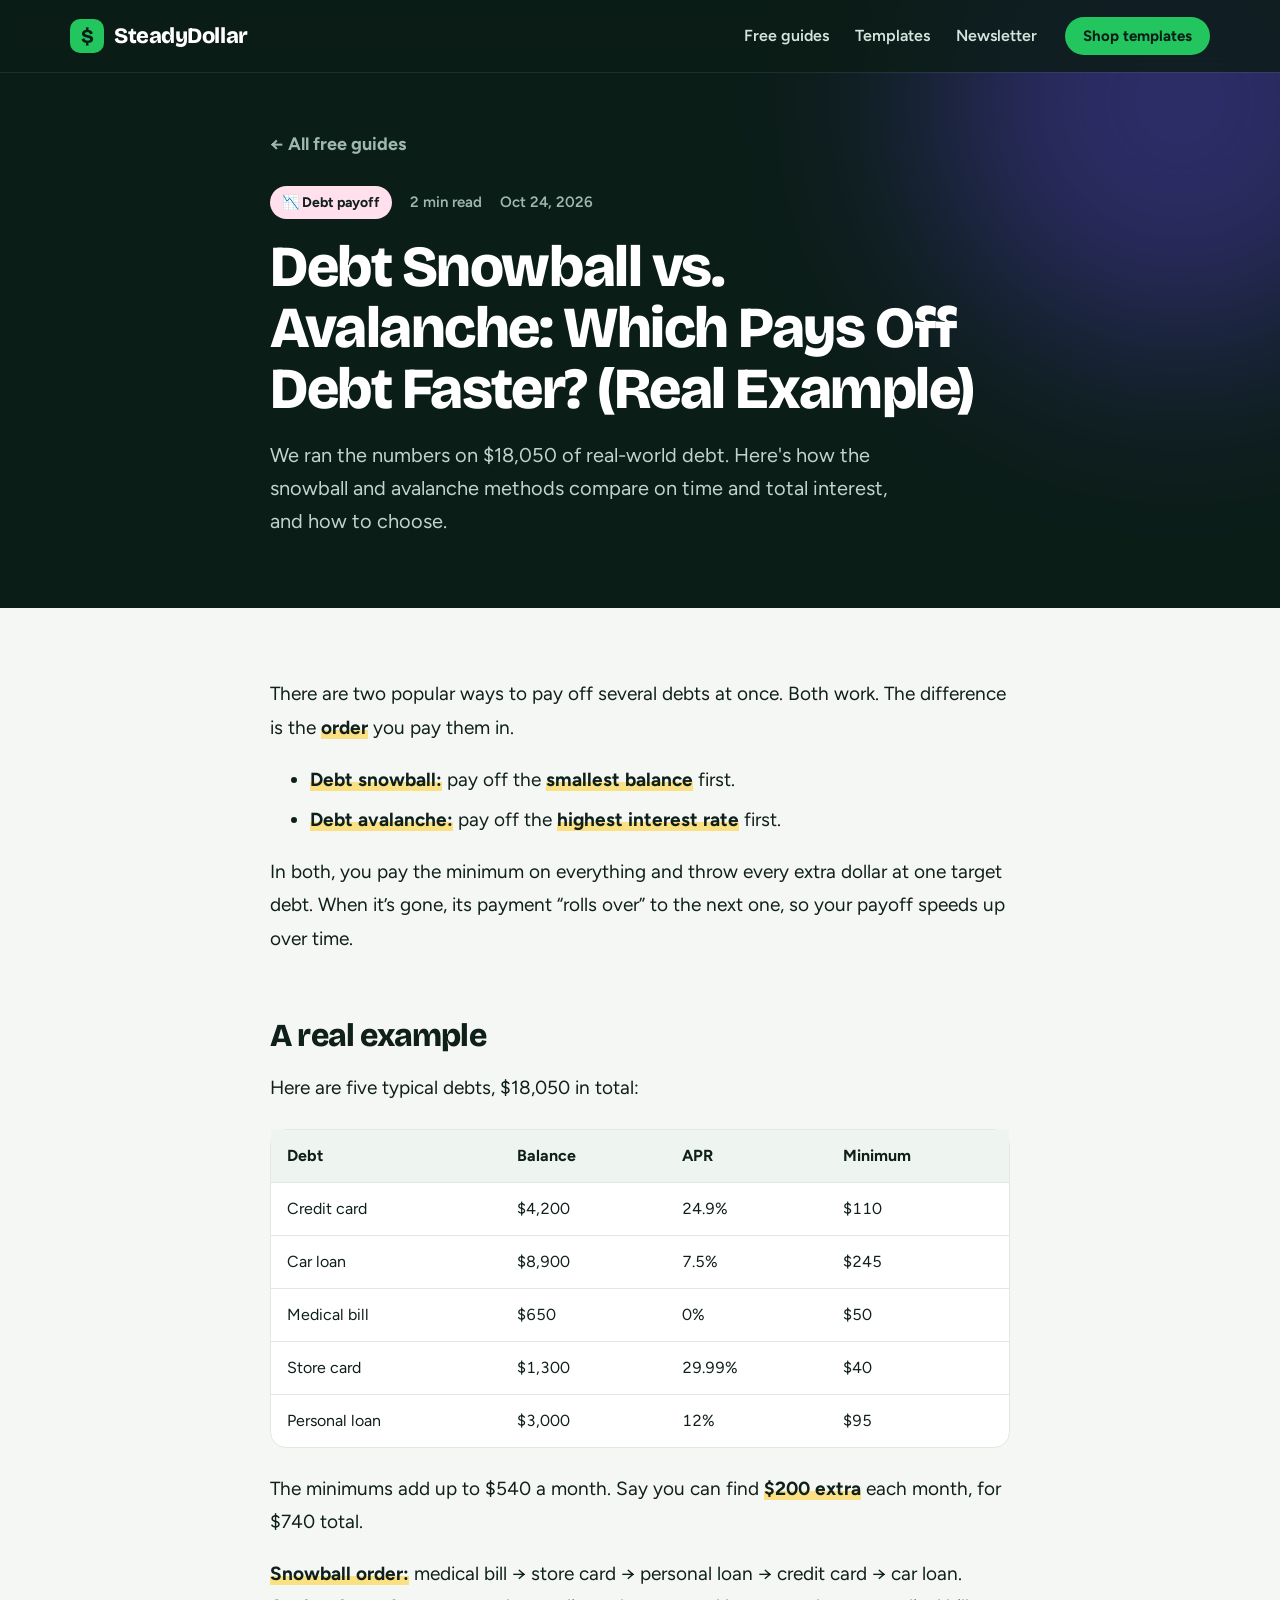
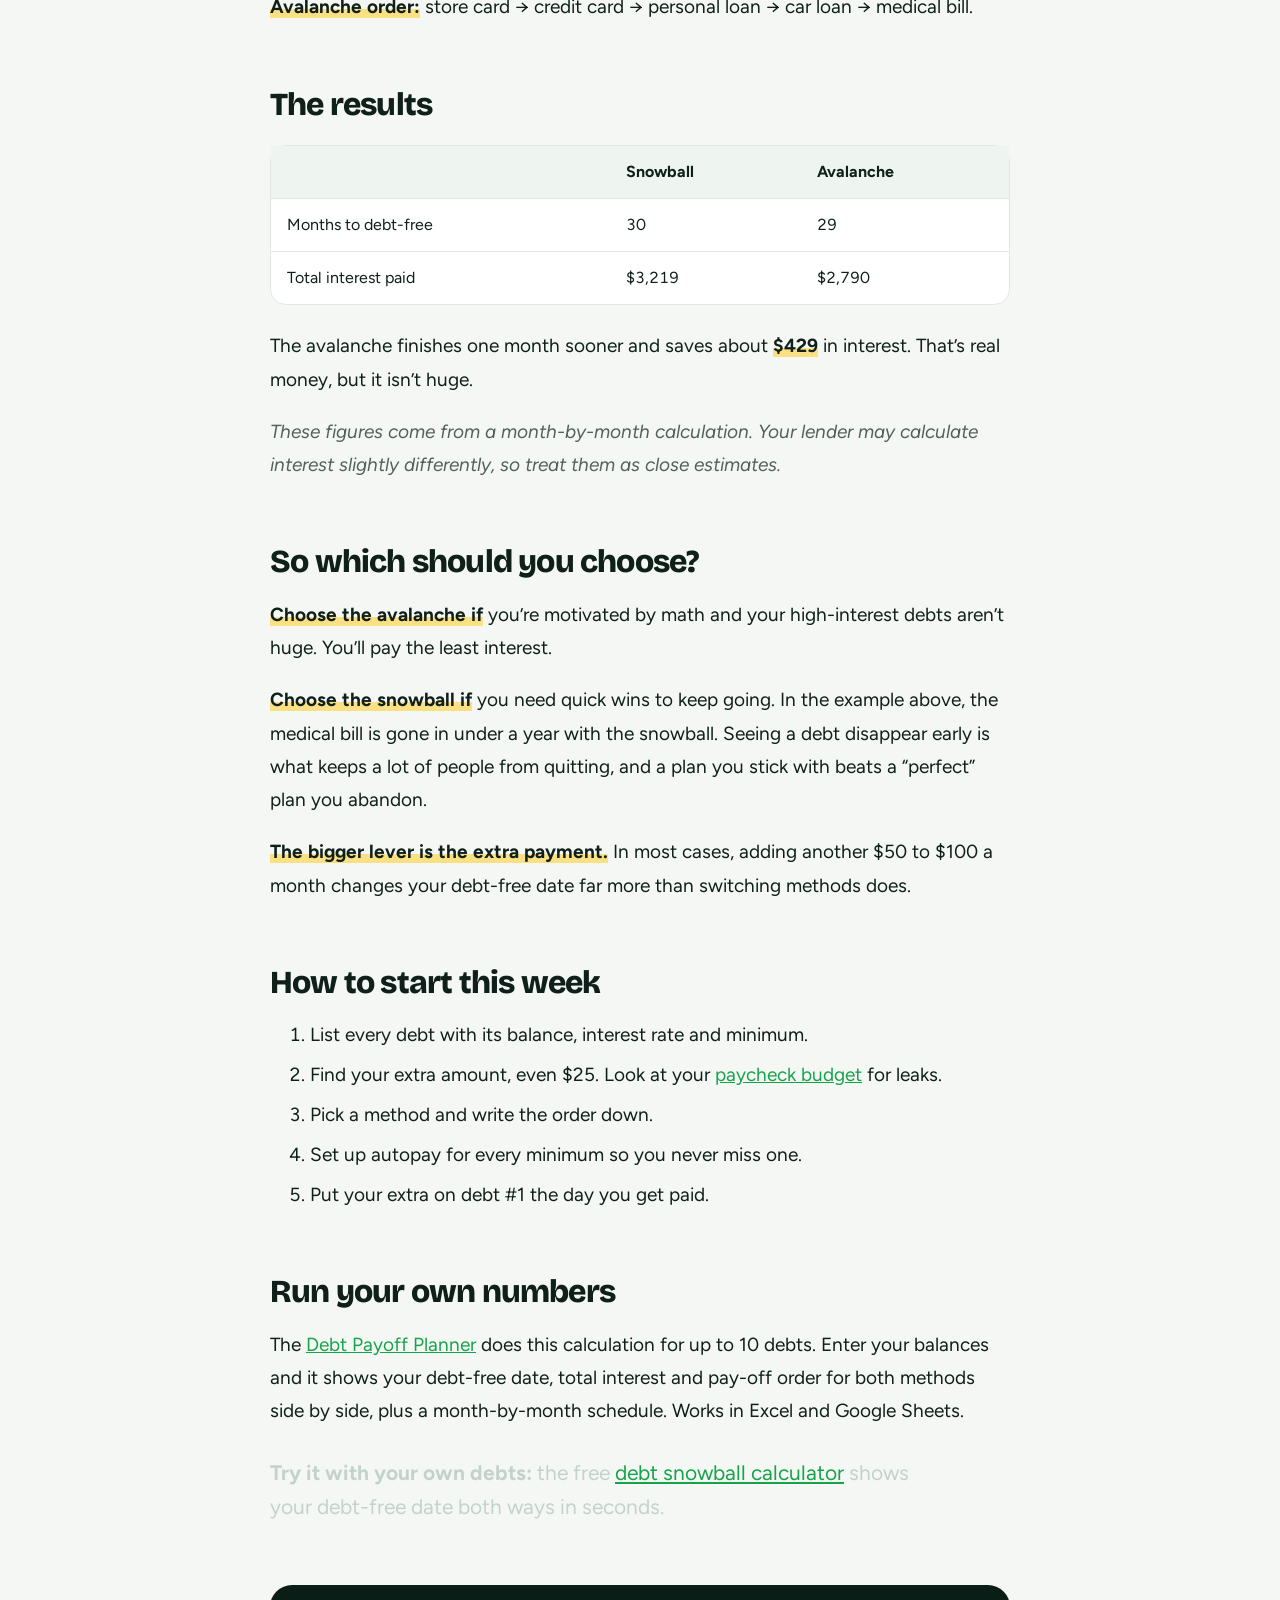
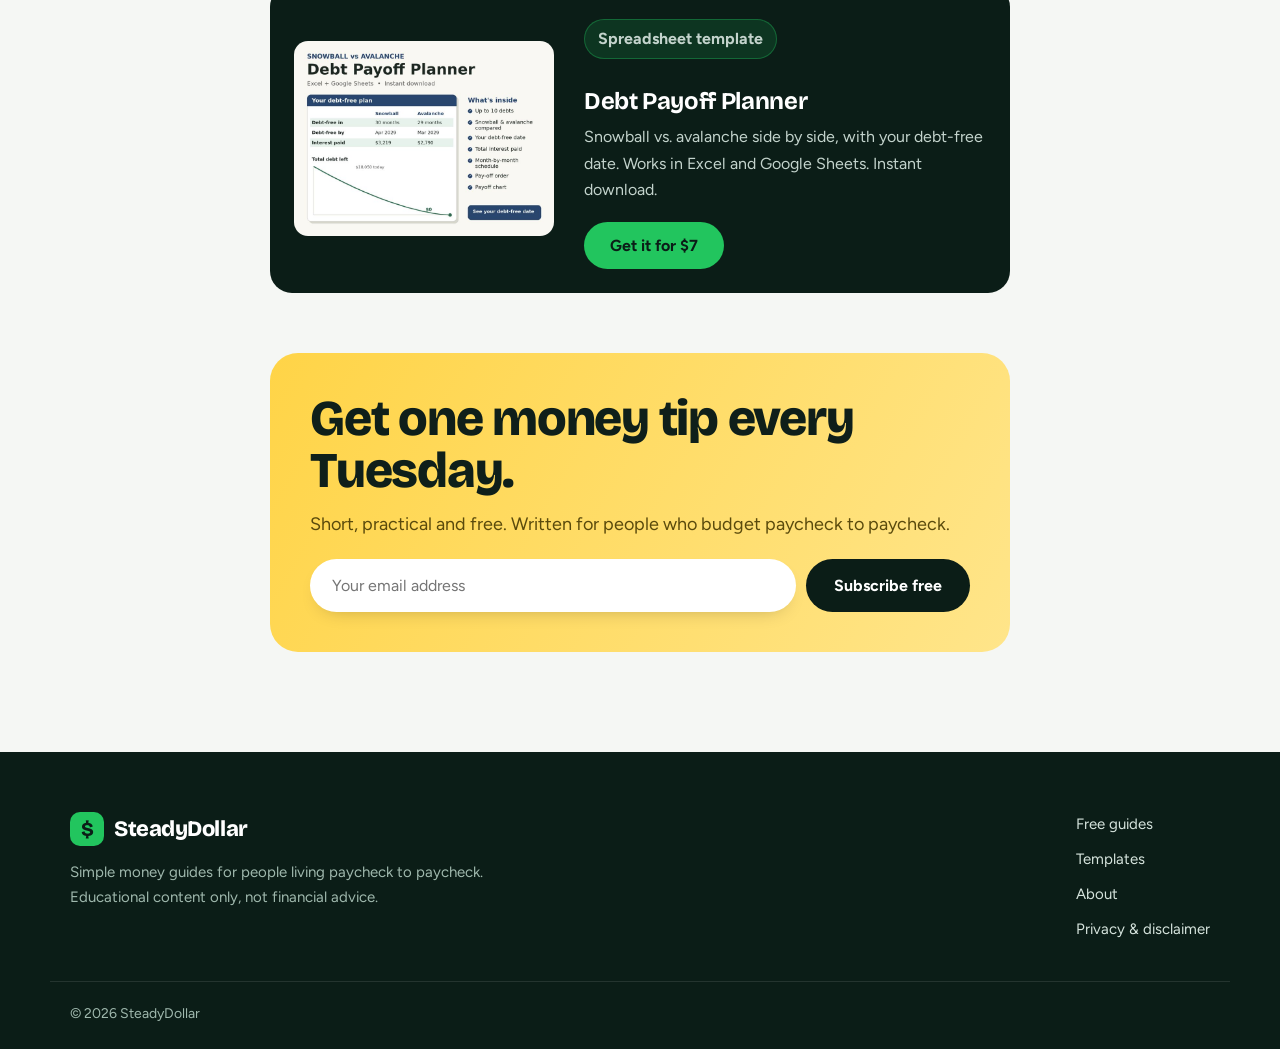
<file: debt-snowball-vs-avalanche/index.html>
<!doctype html>
<html lang="en">
<head>
<meta charset="utf-8">
<meta name="viewport" content="width=device-width, initial-scale=1">
<meta name="p:domain_verify" content="625e8ea63bbca6a0e2b48d6e414d4ba8"/>
<title>Debt Snowball vs. Avalanche: Which Pays Off Debt Faster? (Real Example) | SteadyDollar</title>
<meta name="description" content="We ran the numbers on $18,050 of real-world debt. Here&#x27;s how the snowball and avalanche methods compare on time and total interest, and how to choose.">
<link rel="canonical" href="https://steadydollar.github.io/debt-snowball-vs-avalanche/">
<meta property="og:title" content="Debt Snowball vs. Avalanche: Which Pays Off Debt Faster? (Real Example) | SteadyDollar">
<meta property="og:description" content="We ran the numbers on $18,050 of real-world debt. Here&#x27;s how the snowball and avalanche methods compare on time and total interest, and how to choose.">
<meta property="og:type" content="website">
<meta property="og:image" content="https://steadydollar.github.io/video/poster.jpg">
<meta name="theme-color" content="#0b1d17">
<link rel="icon" href="data:image/svg+xml,<svg xmlns='http://www.w3.org/2000/svg' viewBox='0 0 32 32'><rect width='32' height='32' rx='8' fill='%2322c55e'/><text x='16' y='23' font-size='20' text-anchor='middle' fill='%230b1d17' font-family='Arial' font-weight='bold'>$</text></svg>">
<link rel="preconnect" href="https://fonts.googleapis.com"><link rel="preconnect" href="https://fonts.gstatic.com" crossorigin><link href="https://fonts.googleapis.com/css2?family=Bricolage+Grotesque:opsz,wght@12..96,500..800&family=Figtree:ital,wght@0,400;0,600;0,700;1,400&display=swap" rel="stylesheet">
<link rel="stylesheet" href="../style.css">
</head>
<body class="article">
<header class="top"><div class="wrap">
<a class="logo" href="../"><span class="mark">$</span>SteadyDollar</a>
<nav><a href="../#guides">Free guides</a><a href="../#templates">Templates</a><a href="#newsletter">Newsletter</a></nav>
<a class="btn btn-sm" href="../#templates">Shop templates</a>
</div></header>
<main>
<div class="progress"></div>
<header class="post-hero"><div class="wrap narrow">
<a class="back" href="../#guides">&larr; All free guides</a>
<p class="meta"><span class="tag t-debt">📉 Debt payoff</span><span>2 min read</span><span>Oct 24, 2026</span></p>
<h1>Debt Snowball vs. Avalanche: Which Pays Off Debt Faster? (Real Example)</h1>
<p class="lede">We ran the numbers on $18,050 of real-world debt. Here&#x27;s how the snowball and avalanche methods compare on time and total interest, and how to choose.</p>
</div></header>
<article class="wrap narrow">
<div class="prose">
<p>There are two popular ways to pay off several debts at once. Both
work. The difference is the <strong>order</strong> you pay them in.</p>
<ul>
<li><strong>Debt snowball:</strong> pay off the <strong>smallest
balance</strong> first.</li>
<li><strong>Debt avalanche:</strong> pay off the <strong>highest
interest rate</strong> first.</li>
</ul>
<p>In both, you pay the minimum on everything and throw every extra
dollar at one target debt. When it’s gone, its payment “rolls over” to
the next one, so your payoff speeds up over time.</p>
<h2 id="a-real-example">A real example</h2>
<p>Here are five typical debts, $18,050 in total:</p>
<table>
<thead>
<tr class="header">
<th>Debt</th>
<th>Balance</th>
<th>APR</th>
<th>Minimum</th>
</tr>
</thead>
<tbody>
<tr class="odd">
<td>Credit card</td>
<td>$4,200</td>
<td>24.9%</td>
<td>$110</td>
</tr>
<tr class="even">
<td>Car loan</td>
<td>$8,900</td>
<td>7.5%</td>
<td>$245</td>
</tr>
<tr class="odd">
<td>Medical bill</td>
<td>$650</td>
<td>0%</td>
<td>$50</td>
</tr>
<tr class="even">
<td>Store card</td>
<td>$1,300</td>
<td>29.99%</td>
<td>$40</td>
</tr>
<tr class="odd">
<td>Personal loan</td>
<td>$3,000</td>
<td>12%</td>
<td>$95</td>
</tr>
</tbody>
</table>
<p>The minimums add up to $540 a month. Say you can find <strong>$200
extra</strong> each month, for $740 total.</p>
<p><strong>Snowball order:</strong> medical bill → store card → personal
loan → credit card → car loan. <strong>Avalanche order:</strong> store
card → credit card → personal loan → car loan → medical bill.</p>
<h2 id="the-results">The results</h2>
<table>
<thead>
<tr class="header">
<th></th>
<th>Snowball</th>
<th>Avalanche</th>
</tr>
</thead>
<tbody>
<tr class="odd">
<td>Months to debt-free</td>
<td>30</td>
<td>29</td>
</tr>
<tr class="even">
<td>Total interest paid</td>
<td>$3,219</td>
<td>$2,790</td>
</tr>
</tbody>
</table>
<p>The avalanche finishes one month sooner and saves about
<strong>$429</strong> in interest. That’s real money, but it isn’t
huge.</p>
<p><em>These figures come from a month-by-month calculation. Your lender
may calculate interest slightly differently, so treat them as close
estimates.</em></p>
<h2 id="so-which-should-you-choose">So which should you choose?</h2>
<p><strong>Choose the avalanche if</strong> you’re motivated by math and
your high-interest debts aren’t huge. You’ll pay the least interest.</p>
<p><strong>Choose the snowball if</strong> you need quick wins to keep
going. In the example above, the medical bill is gone in under a year
with the snowball. Seeing a debt disappear early is what keeps a lot of
people from quitting, and a plan you stick with beats a “perfect” plan
you abandon.</p>
<p><strong>The bigger lever is the extra payment.</strong> In most
cases, adding another $50 to $100 a month changes your debt-free date
far more than switching methods does.</p>
<h2 id="how-to-start-this-week">How to start this week</h2>
<ol type="1">
<li>List every debt with its balance, interest rate and minimum.</li>
<li>Find your extra amount, even $25. Look at your <a
href="../how-to-budget-paycheck-to-paycheck/">paycheck budget</a> for
leaks.</li>
<li>Pick a method and write the order down.</li>
<li>Set up autopay for every minimum so you never miss one.</li>
<li>Put your extra on debt #1 the day you get paid.</li>
</ol>
<h2 id="run-your-own-numbers">Run your own numbers</h2>
<p>The <a href="https://payhip.com/b/AXEU5">Debt Payoff Planner</a> does
this calculation for up to 10 debts. Enter your balances and it shows
your debt-free date, total interest and pay-off order for both methods
side by side, plus a month-by-month schedule. Works in Excel and Google
Sheets.</p>

</div>
<p class="lede" style="margin:28px 0"><strong>Try it with your own debts:</strong> the free <a href="../debt-payoff-calculator/">debt snowball calculator</a> shows your debt-free date both ways in seconds.</p>
<aside class="product" data-reveal>
<img src="../img/debt.jpg" alt="Debt Payoff Planner preview" width="800" height="600" loading="lazy">
<div>
<p class="pill">Spreadsheet template</p>
<h3>Debt Payoff Planner</h3>
<p>Snowball vs. avalanche side by side, with your debt-free date. Works in Excel and Google Sheets. Instant download.</p>
<a class="btn" href="https://payhip.com/b/AXEU5">Get it for $7</a>
</div>
</aside>
<section class="signup" id="newsletter" data-reveal>
<div><h2>Get one money tip every Tuesday.</h2><p>Short, practical and free. Written for people who budget paycheck to paycheck.</p></div>
<form action="https://app.kit.com/forms/10091417/subscriptions" method="post">
<label class="sr" for="em">Email address</label>
<input id="em" type="email" name="email_address" placeholder="Your email address" required>
<button class="btn btn-dark" type="submit">Subscribe free</button>
</form>
</section>
</article>
</main>
<footer><div class="wrap">
<div><a class="logo" href="../"><span class="mark">$</span>SteadyDollar</a>
<p>Simple money guides for people living paycheck to paycheck.<br>Educational content only, not financial advice.</p></div>
<div class="flinks"><a href="../#guides">Free guides</a><a href="../#templates">Templates</a><a href="../about/">About</a><a href="../privacy/">Privacy &amp; disclaimer</a></div>
</div><p class="wrap copy">&copy; 2026 SteadyDollar</p></footer>
<script>
(function(){
  var top=document.querySelector('.top');
  addEventListener('scroll',function(){top.classList.toggle('scrolled',scrollY>10)},{passive:true});
  var bar=document.querySelector('.progress');
  if(bar){addEventListener('scroll',function(){var h=document.documentElement;bar.style.transform='scaleX('+(h.scrollTop/(h.scrollHeight-h.clientHeight))+')'},{passive:true});}
  var els=document.querySelectorAll('[data-reveal]');
  if(!('IntersectionObserver' in window)){els.forEach(function(e){e.classList.add('in')});return;}
  var io=new IntersectionObserver(function(es){es.forEach(function(e){if(e.isIntersecting){e.target.classList.add('in');io.unobserve(e.target);}})},{rootMargin:'0px 0px -8% 0px'});
  els.forEach(function(e){io.observe(e)});
})();
</script>
</body>
</html>
</file>
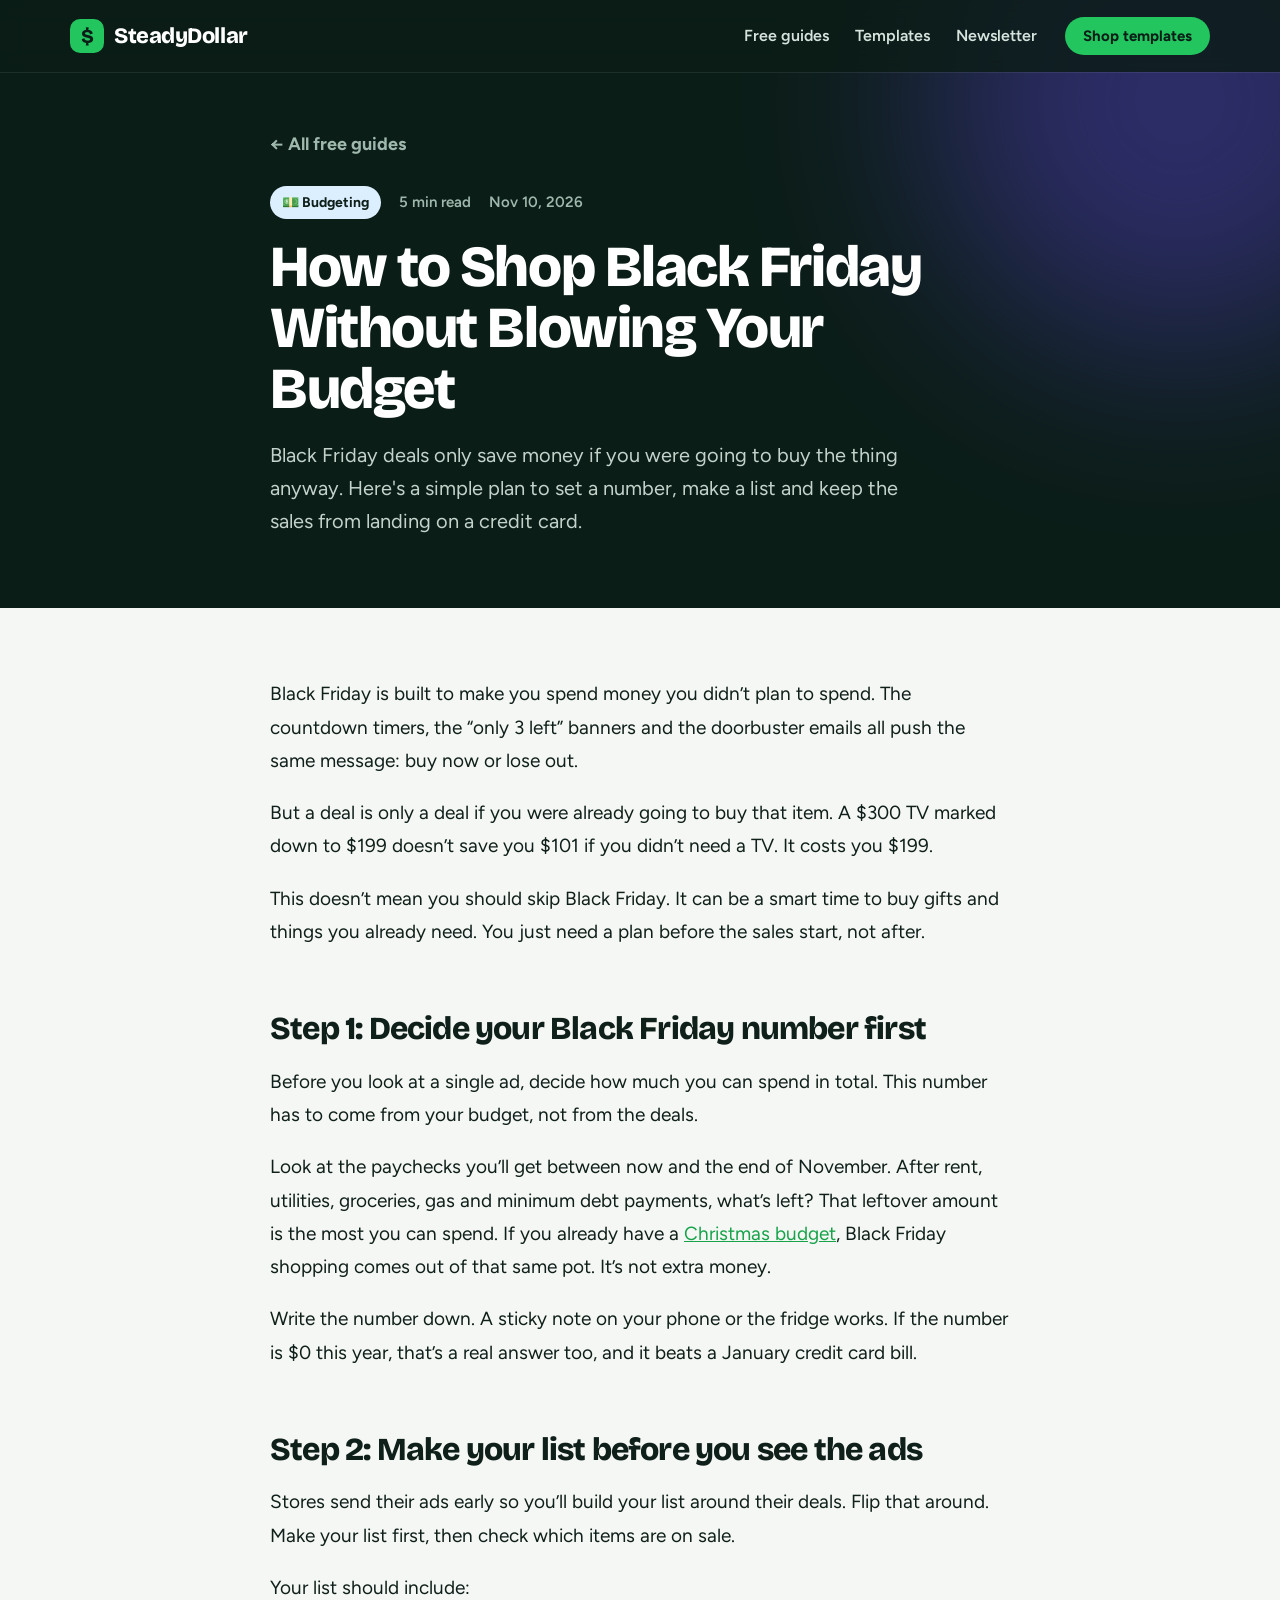
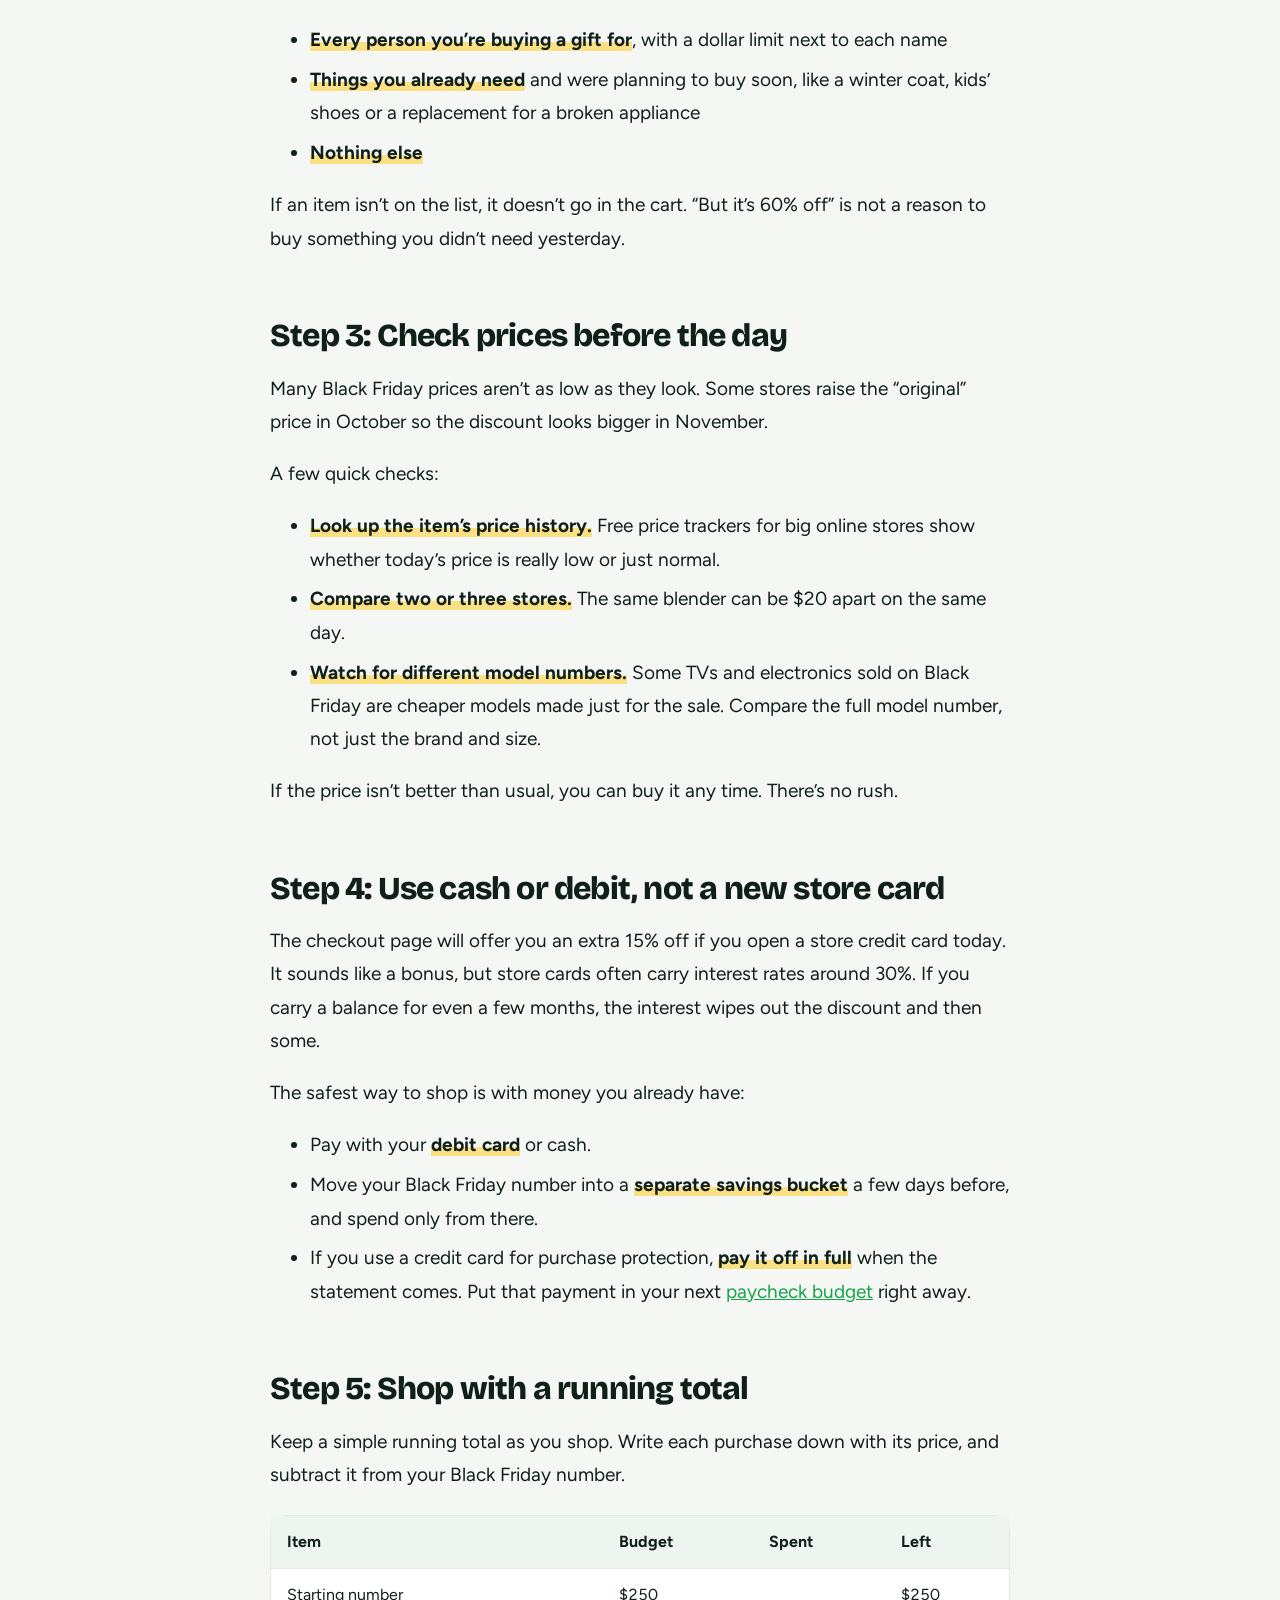
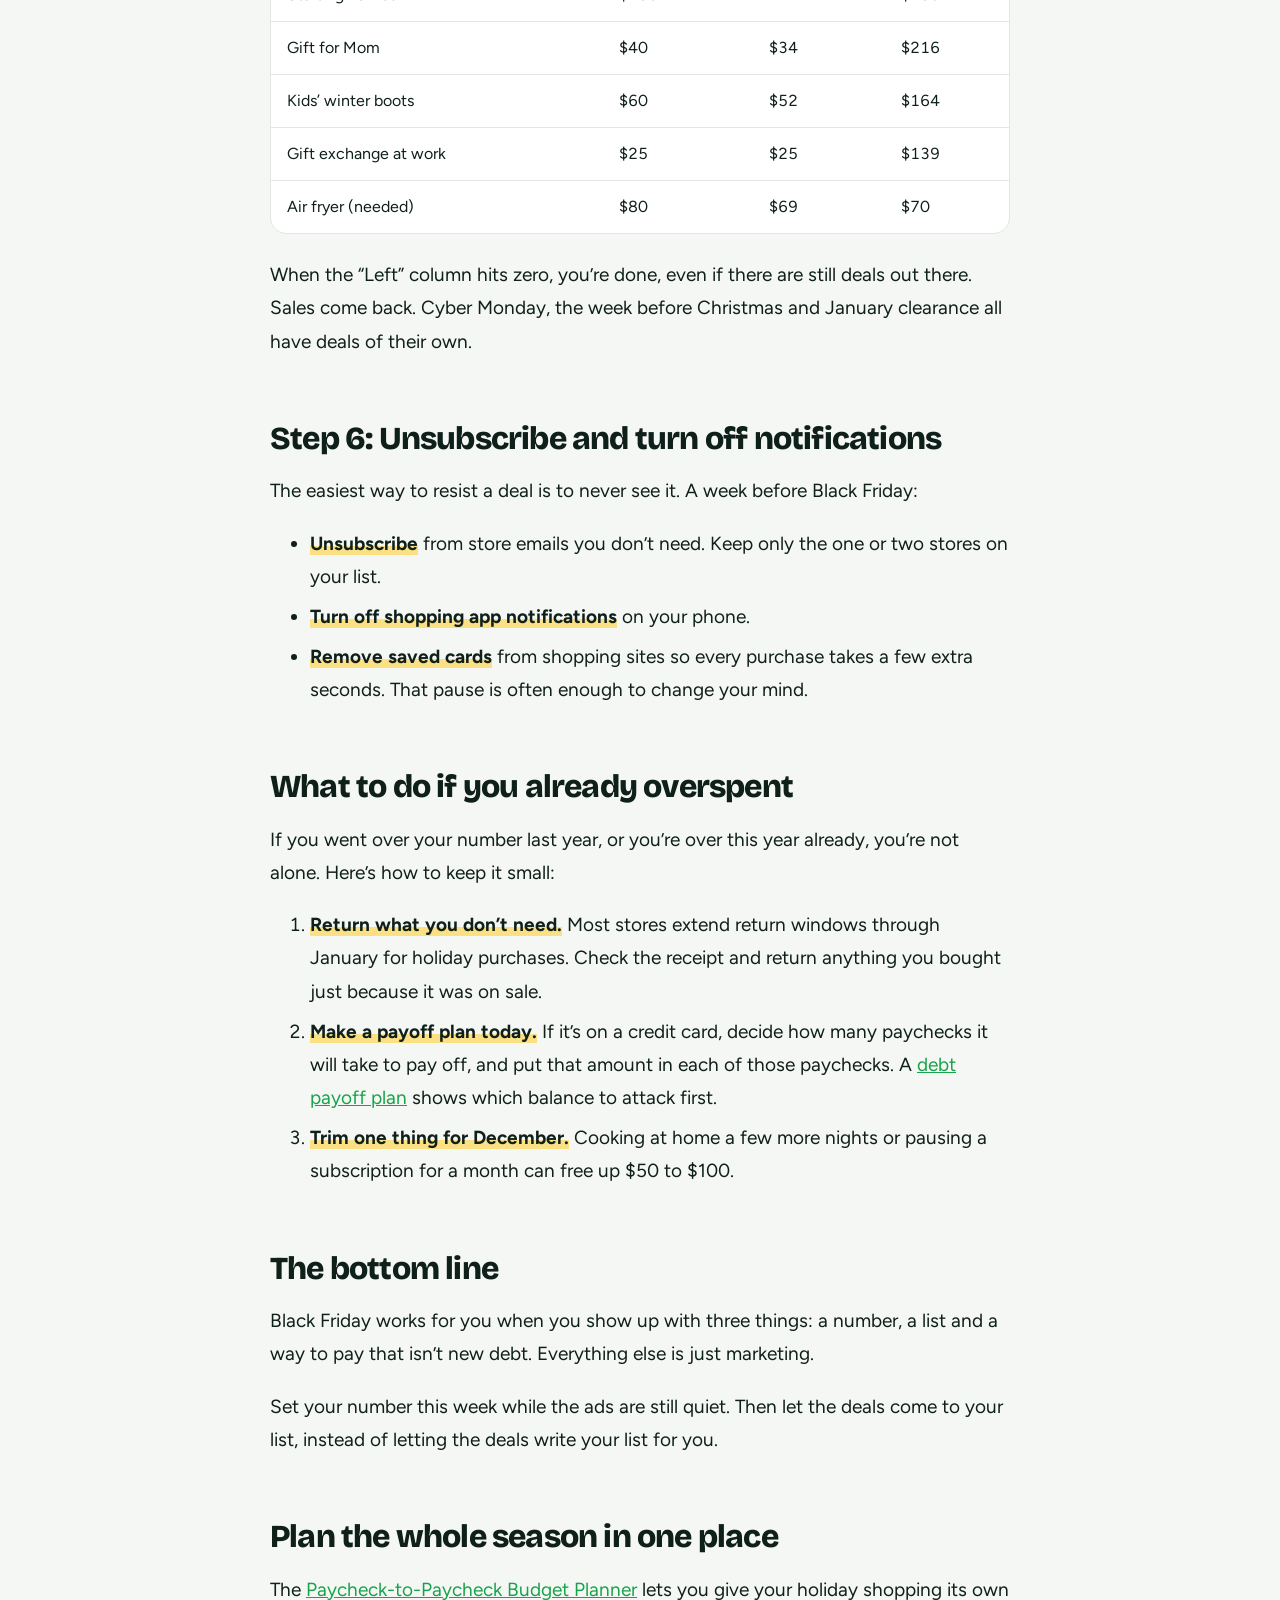
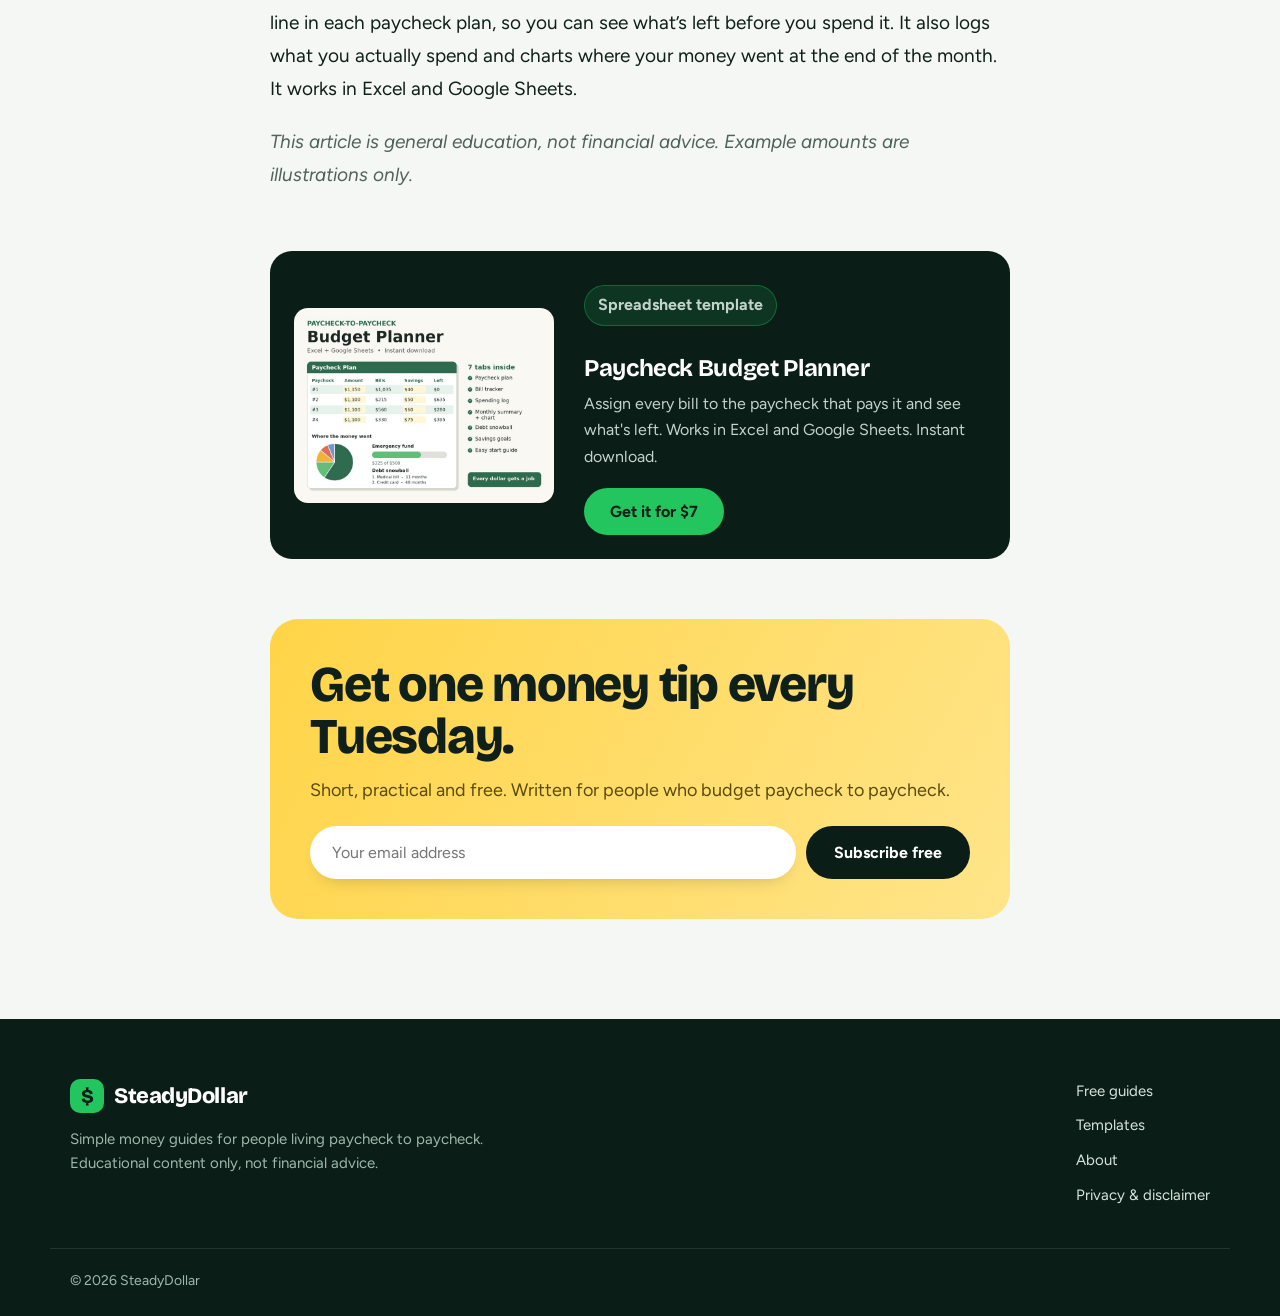
<file: how-to-budget-for-black-friday/index.html>
<!doctype html>
<html lang="en">
<head>
<meta charset="utf-8">
<meta name="viewport" content="width=device-width, initial-scale=1">
<meta name="p:domain_verify" content="625e8ea63bbca6a0e2b48d6e414d4ba8"/>
<title>How to Shop Black Friday Without Blowing Your Budget | SteadyDollar</title>
<meta name="description" content="Black Friday deals only save money if you were going to buy the thing anyway. Here&#x27;s a simple plan to set a number, make a list and keep the sales from landing on a credit card.">
<link rel="canonical" href="https://steadydollar.github.io/how-to-budget-for-black-friday/">
<meta property="og:title" content="How to Shop Black Friday Without Blowing Your Budget | SteadyDollar">
<meta property="og:description" content="Black Friday deals only save money if you were going to buy the thing anyway. Here&#x27;s a simple plan to set a number, make a list and keep the sales from landing on a credit card.">
<meta property="og:type" content="website">
<meta property="og:image" content="https://steadydollar.github.io/video/poster.jpg">
<meta name="theme-color" content="#0b1d17">
<link rel="icon" href="data:image/svg+xml,<svg xmlns='http://www.w3.org/2000/svg' viewBox='0 0 32 32'><rect width='32' height='32' rx='8' fill='%2322c55e'/><text x='16' y='23' font-size='20' text-anchor='middle' fill='%230b1d17' font-family='Arial' font-weight='bold'>$</text></svg>">
<link rel="preconnect" href="https://fonts.googleapis.com"><link rel="preconnect" href="https://fonts.gstatic.com" crossorigin><link href="https://fonts.googleapis.com/css2?family=Bricolage+Grotesque:opsz,wght@12..96,500..800&family=Figtree:ital,wght@0,400;0,600;0,700;1,400&display=swap" rel="stylesheet">
<link rel="stylesheet" href="../style.css">
</head>
<body class="article">
<header class="top"><div class="wrap">
<a class="logo" href="../"><span class="mark">$</span>SteadyDollar</a>
<nav><a href="../#guides">Free guides</a><a href="../#templates">Templates</a><a href="#newsletter">Newsletter</a></nav>
<a class="btn btn-sm" href="../#templates">Shop templates</a>
</div></header>
<main>
<div class="progress"></div>
<header class="post-hero"><div class="wrap narrow">
<a class="back" href="../#guides">&larr; All free guides</a>
<p class="meta"><span class="tag t-budget">💵 Budgeting</span><span>5 min read</span><span>Nov 10, 2026</span></p>
<h1>How to Shop Black Friday Without Blowing Your Budget</h1>
<p class="lede">Black Friday deals only save money if you were going to buy the thing anyway. Here&#x27;s a simple plan to set a number, make a list and keep the sales from landing on a credit card.</p>
</div></header>
<article class="wrap narrow">
<div class="prose">
<p>Black Friday is built to make you spend money you didn’t plan to
spend. The countdown timers, the “only 3 left” banners and the
doorbuster emails all push the same message: buy now or lose out.</p>
<p>But a deal is only a deal if you were already going to buy that item.
A $300 TV marked down to $199 doesn’t save you $101 if you didn’t need a
TV. It costs you $199.</p>
<p>This doesn’t mean you should skip Black Friday. It can be a smart
time to buy gifts and things you already need. You just need a plan
before the sales start, not after.</p>
<h2 id="step-1-decide-your-black-friday-number-first">Step 1: Decide
your Black Friday number first</h2>
<p>Before you look at a single ad, decide how much you can spend in
total. This number has to come from your budget, not from the deals.</p>
<p>Look at the paychecks you’ll get between now and the end of November.
After rent, utilities, groceries, gas and minimum debt payments, what’s
left? That leftover amount is the most you can spend. If you already
have a <a href="../how-to-budget-for-christmas/">Christmas budget</a>,
Black Friday shopping comes out of that same pot. It’s not extra
money.</p>
<p>Write the number down. A sticky note on your phone or the fridge
works. If the number is $0 this year, that’s a real answer too, and it
beats a January credit card bill.</p>
<h2 id="step-2-make-your-list-before-you-see-the-ads">Step 2: Make your
list before you see the ads</h2>
<p>Stores send their ads early so you’ll build your list around their
deals. Flip that around. Make your list first, then check which items
are on sale.</p>
<p>Your list should include:</p>
<ul>
<li><strong>Every person you’re buying a gift for</strong>, with a
dollar limit next to each name</li>
<li><strong>Things you already need</strong> and were planning to buy
soon, like a winter coat, kids’ shoes or a replacement for a broken
appliance</li>
<li><strong>Nothing else</strong></li>
</ul>
<p>If an item isn’t on the list, it doesn’t go in the cart. “But it’s
60% off” is not a reason to buy something you didn’t need yesterday.</p>
<h2 id="step-3-check-prices-before-the-day">Step 3: Check prices before
the day</h2>
<p>Many Black Friday prices aren’t as low as they look. Some stores
raise the “original” price in October so the discount looks bigger in
November.</p>
<p>A few quick checks:</p>
<ul>
<li><strong>Look up the item’s price history.</strong> Free price
trackers for big online stores show whether today’s price is really low
or just normal.</li>
<li><strong>Compare two or three stores.</strong> The same blender can
be $20 apart on the same day.</li>
<li><strong>Watch for different model numbers.</strong> Some TVs and
electronics sold on Black Friday are cheaper models made just for the
sale. Compare the full model number, not just the brand and size.</li>
</ul>
<p>If the price isn’t better than usual, you can buy it any time.
There’s no rush.</p>
<h2 id="step-4-use-cash-or-debit-not-a-new-store-card">Step 4: Use cash
or debit, not a new store card</h2>
<p>The checkout page will offer you an extra 15% off if you open a store
credit card today. It sounds like a bonus, but store cards often carry
interest rates around 30%. If you carry a balance for even a few months,
the interest wipes out the discount and then some.</p>
<p>The safest way to shop is with money you already have:</p>
<ul>
<li>Pay with your <strong>debit card</strong> or cash.</li>
<li>Move your Black Friday number into a <strong>separate savings
bucket</strong> a few days before, and spend only from there.</li>
<li>If you use a credit card for purchase protection, <strong>pay it off
in full</strong> when the statement comes. Put that payment in your next
<a href="../how-to-budget-paycheck-to-paycheck/">paycheck budget</a>
right away.</li>
</ul>
<h2 id="step-5-shop-with-a-running-total">Step 5: Shop with a running
total</h2>
<p>Keep a simple running total as you shop. Write each purchase down
with its price, and subtract it from your Black Friday number.</p>
<table>
<thead>
<tr class="header">
<th>Item</th>
<th>Budget</th>
<th>Spent</th>
<th>Left</th>
</tr>
</thead>
<tbody>
<tr class="odd">
<td>Starting number</td>
<td>$250</td>
<td></td>
<td>$250</td>
</tr>
<tr class="even">
<td>Gift for Mom</td>
<td>$40</td>
<td>$34</td>
<td>$216</td>
</tr>
<tr class="odd">
<td>Kids’ winter boots</td>
<td>$60</td>
<td>$52</td>
<td>$164</td>
</tr>
<tr class="even">
<td>Gift exchange at work</td>
<td>$25</td>
<td>$25</td>
<td>$139</td>
</tr>
<tr class="odd">
<td>Air fryer (needed)</td>
<td>$80</td>
<td>$69</td>
<td>$70</td>
</tr>
</tbody>
</table>
<p>When the “Left” column hits zero, you’re done, even if there are
still deals out there. Sales come back. Cyber Monday, the week before
Christmas and January clearance all have deals of their own.</p>
<h2 id="step-6-unsubscribe-and-turn-off-notifications">Step 6:
Unsubscribe and turn off notifications</h2>
<p>The easiest way to resist a deal is to never see it. A week before
Black Friday:</p>
<ul>
<li><strong>Unsubscribe</strong> from store emails you don’t need. Keep
only the one or two stores on your list.</li>
<li><strong>Turn off shopping app notifications</strong> on your
phone.</li>
<li><strong>Remove saved cards</strong> from shopping sites so every
purchase takes a few extra seconds. That pause is often enough to change
your mind.</li>
</ul>
<h2 id="what-to-do-if-you-already-overspent">What to do if you already
overspent</h2>
<p>If you went over your number last year, or you’re over this year
already, you’re not alone. Here’s how to keep it small:</p>
<ol type="1">
<li><strong>Return what you don’t need.</strong> Most stores extend
return windows through January for holiday purchases. Check the receipt
and return anything you bought just because it was on sale.</li>
<li><strong>Make a payoff plan today.</strong> If it’s on a credit card,
decide how many paychecks it will take to pay off, and put that amount
in each of those paychecks. A <a
href="../debt-snowball-vs-avalanche/">debt payoff plan</a> shows which
balance to attack first.</li>
<li><strong>Trim one thing for December.</strong> Cooking at home a few
more nights or pausing a subscription for a month can free up $50 to
$100.</li>
</ol>
<h2 id="the-bottom-line">The bottom line</h2>
<p>Black Friday works for you when you show up with three things: a
number, a list and a way to pay that isn’t new debt. Everything else is
just marketing.</p>
<p>Set your number this week while the ads are still quiet. Then let the
deals come to your list, instead of letting the deals write your list
for you.</p>
<h2 id="plan-the-whole-season-in-one-place">Plan the whole season in one
place</h2>
<p>The <a href="https://payhip.com/b/LEfx4">Paycheck-to-Paycheck Budget
Planner</a> lets you give your holiday shopping its own line in each
paycheck plan, so you can see what’s left before you spend it. It also
logs what you actually spend and charts where your money went at the end
of the month. It works in Excel and Google Sheets.</p>
<p><em>This article is general education, not financial advice. Example
amounts are illustrations only.</em></p>

</div>
<aside class="product" data-reveal>
<img src="../img/budget.jpg" alt="Paycheck Budget Planner preview" width="800" height="600" loading="lazy">
<div>
<p class="pill">Spreadsheet template</p>
<h3>Paycheck Budget Planner</h3>
<p>Assign every bill to the paycheck that pays it and see what's left. Works in Excel and Google Sheets. Instant download.</p>
<a class="btn" href="https://payhip.com/b/LEfx4">Get it for $7</a>
</div>
</aside>
<section class="signup" id="newsletter" data-reveal>
<div><h2>Get one money tip every Tuesday.</h2><p>Short, practical and free. Written for people who budget paycheck to paycheck.</p></div>
<form action="https://app.kit.com/forms/10091417/subscriptions" method="post">
<label class="sr" for="em">Email address</label>
<input id="em" type="email" name="email_address" placeholder="Your email address" required>
<button class="btn btn-dark" type="submit">Subscribe free</button>
</form>
</section>
</article>
</main>
<footer><div class="wrap">
<div><a class="logo" href="../"><span class="mark">$</span>SteadyDollar</a>
<p>Simple money guides for people living paycheck to paycheck.<br>Educational content only, not financial advice.</p></div>
<div class="flinks"><a href="../#guides">Free guides</a><a href="../#templates">Templates</a><a href="../about/">About</a><a href="../privacy/">Privacy &amp; disclaimer</a></div>
</div><p class="wrap copy">&copy; 2026 SteadyDollar</p></footer>
<script>
(function(){
  var top=document.querySelector('.top');
  addEventListener('scroll',function(){top.classList.toggle('scrolled',scrollY>10)},{passive:true});
  var bar=document.querySelector('.progress');
  if(bar){addEventListener('scroll',function(){var h=document.documentElement;bar.style.transform='scaleX('+(h.scrollTop/(h.scrollHeight-h.clientHeight))+')'},{passive:true});}
  var els=document.querySelectorAll('[data-reveal]');
  if(!('IntersectionObserver' in window)){els.forEach(function(e){e.classList.add('in')});return;}
  var io=new IntersectionObserver(function(es){es.forEach(function(e){if(e.isIntersecting){e.target.classList.add('in');io.unobserve(e.target);}})},{rootMargin:'0px 0px -8% 0px'});
  els.forEach(function(e){io.observe(e)});
})();
</script>
</body>
</html>
</file>
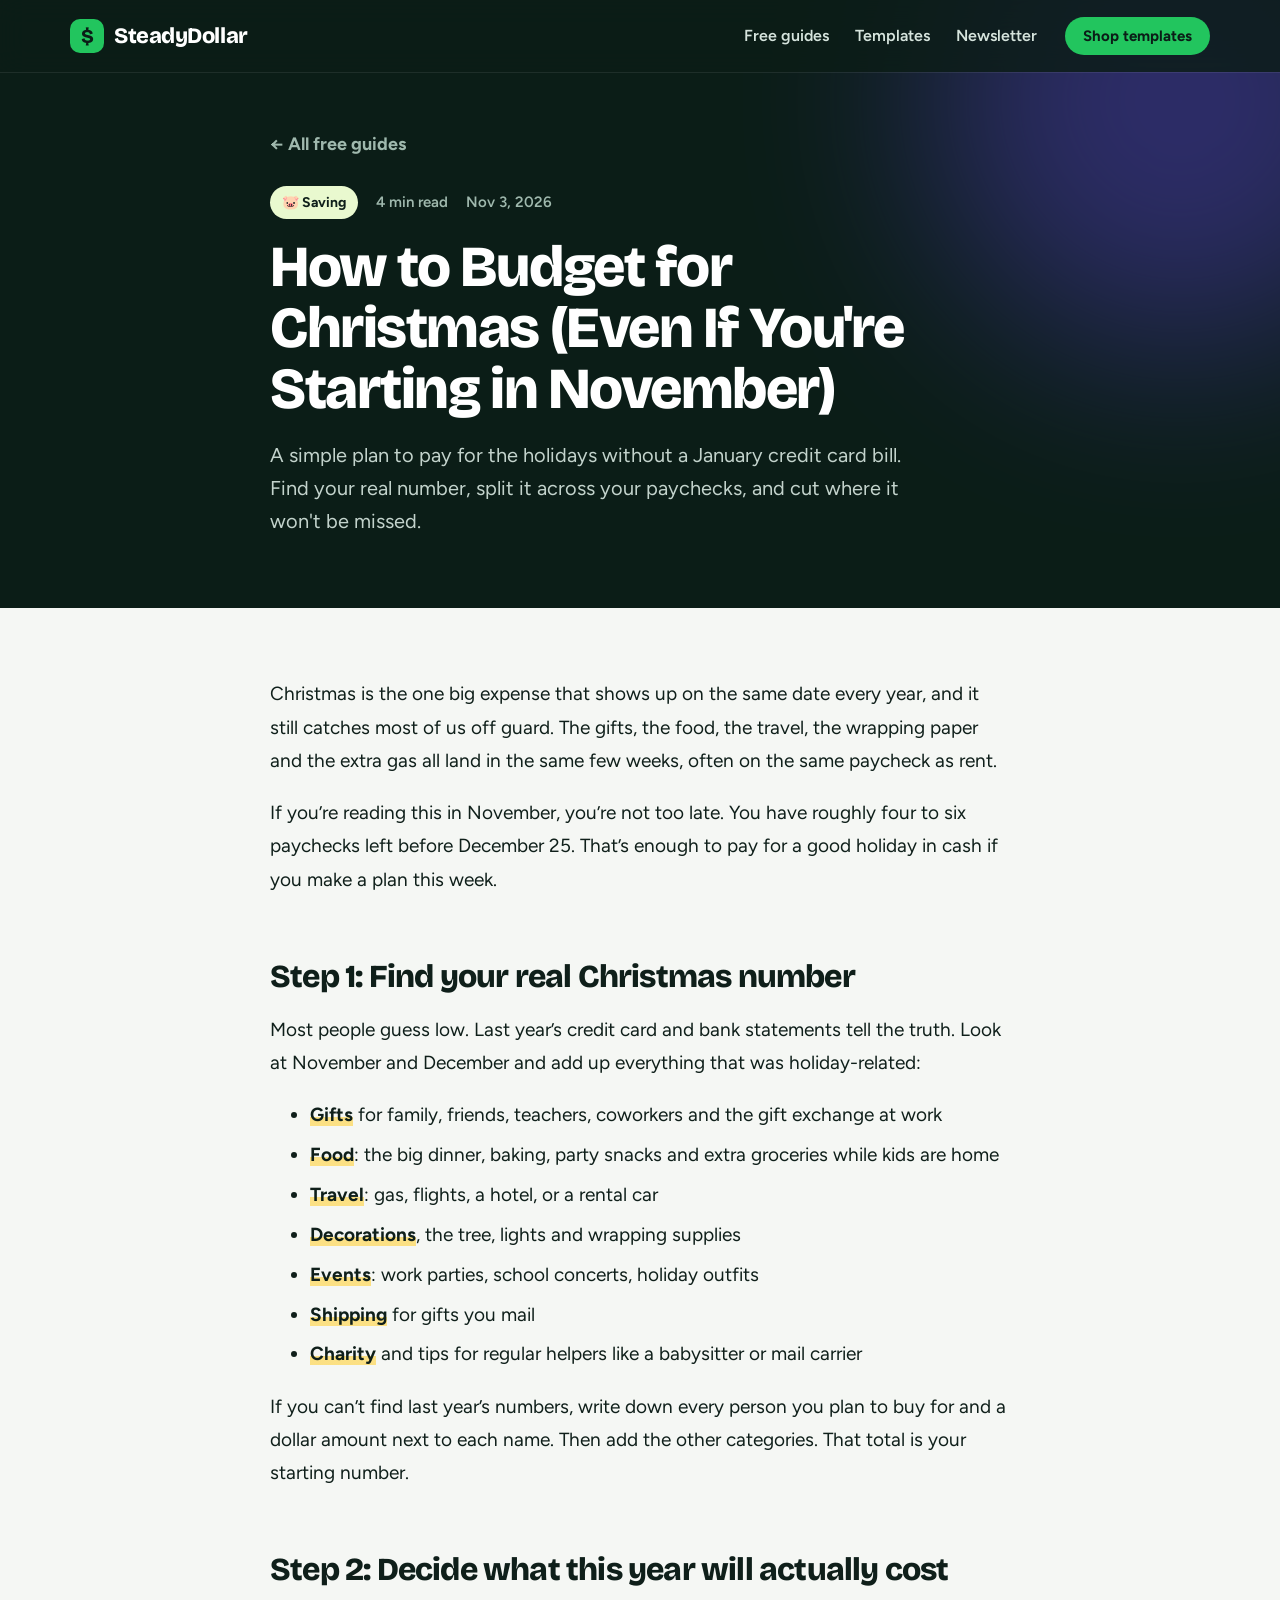
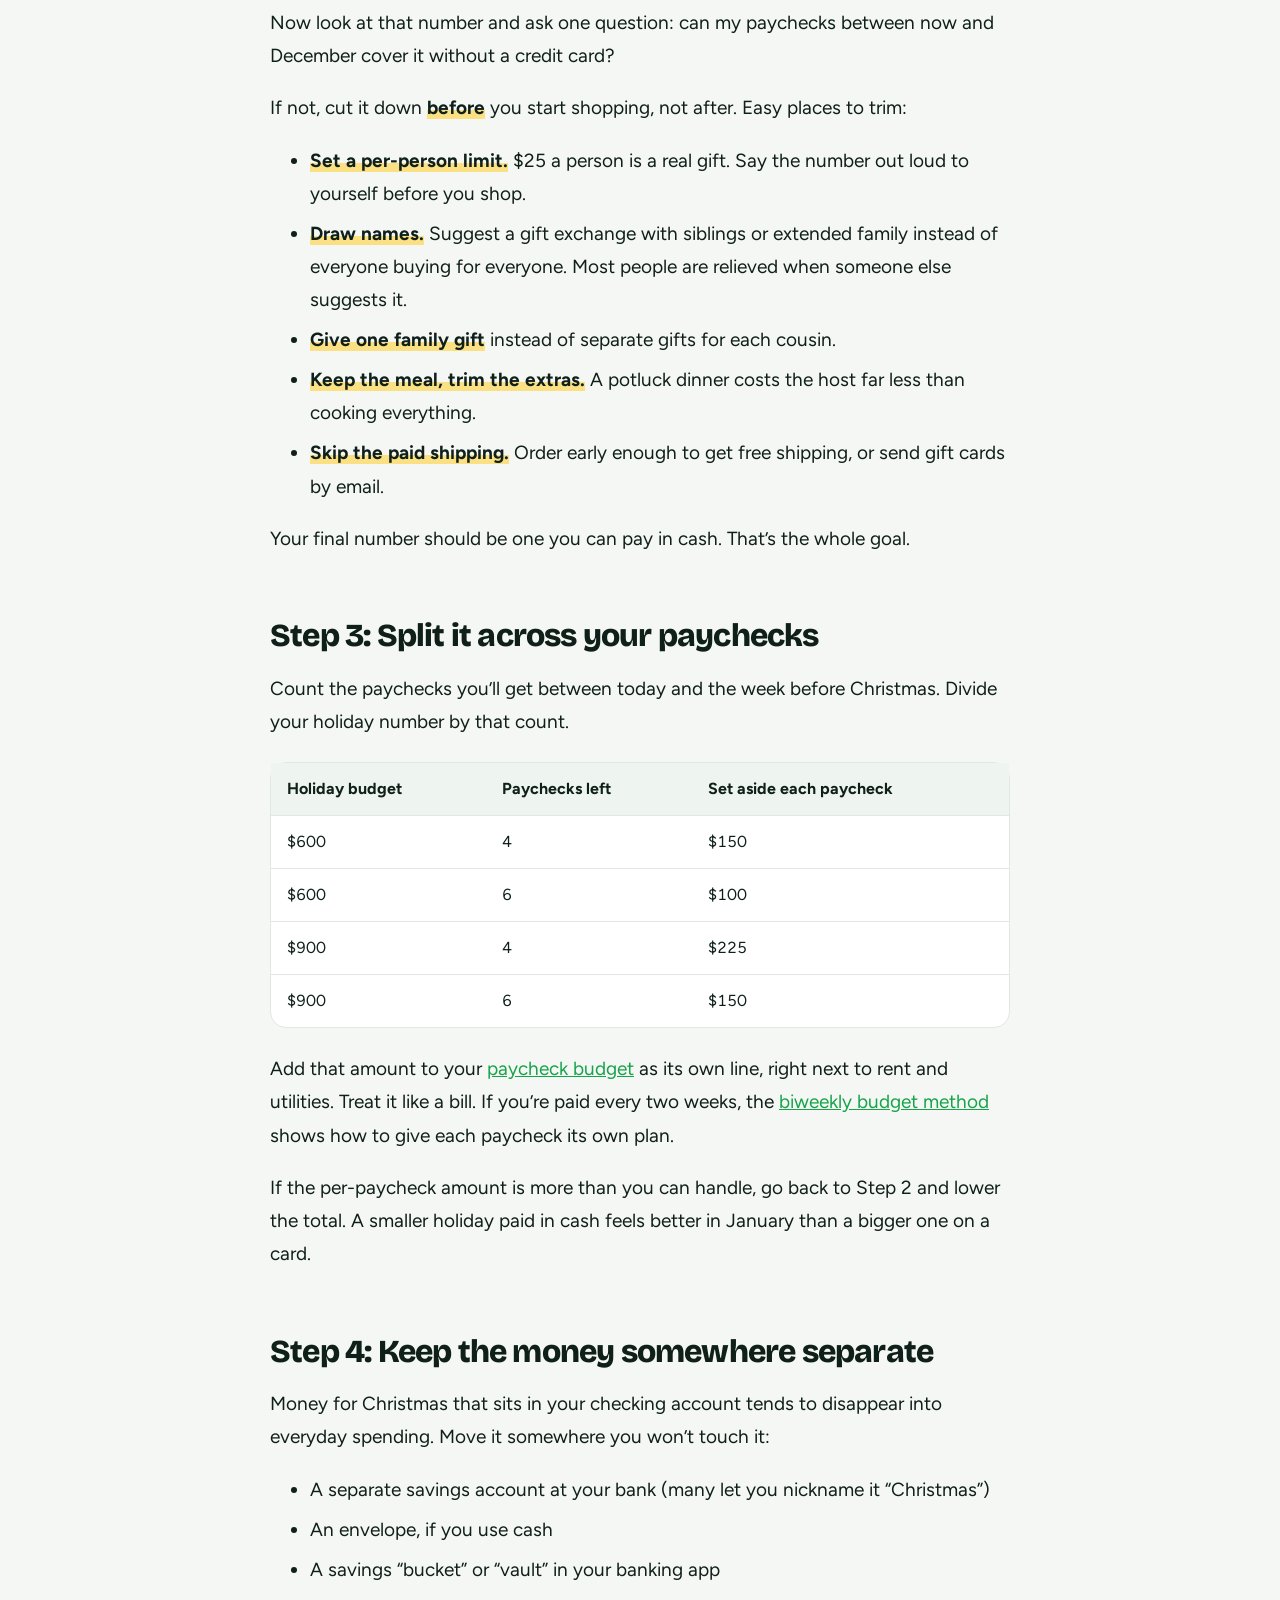
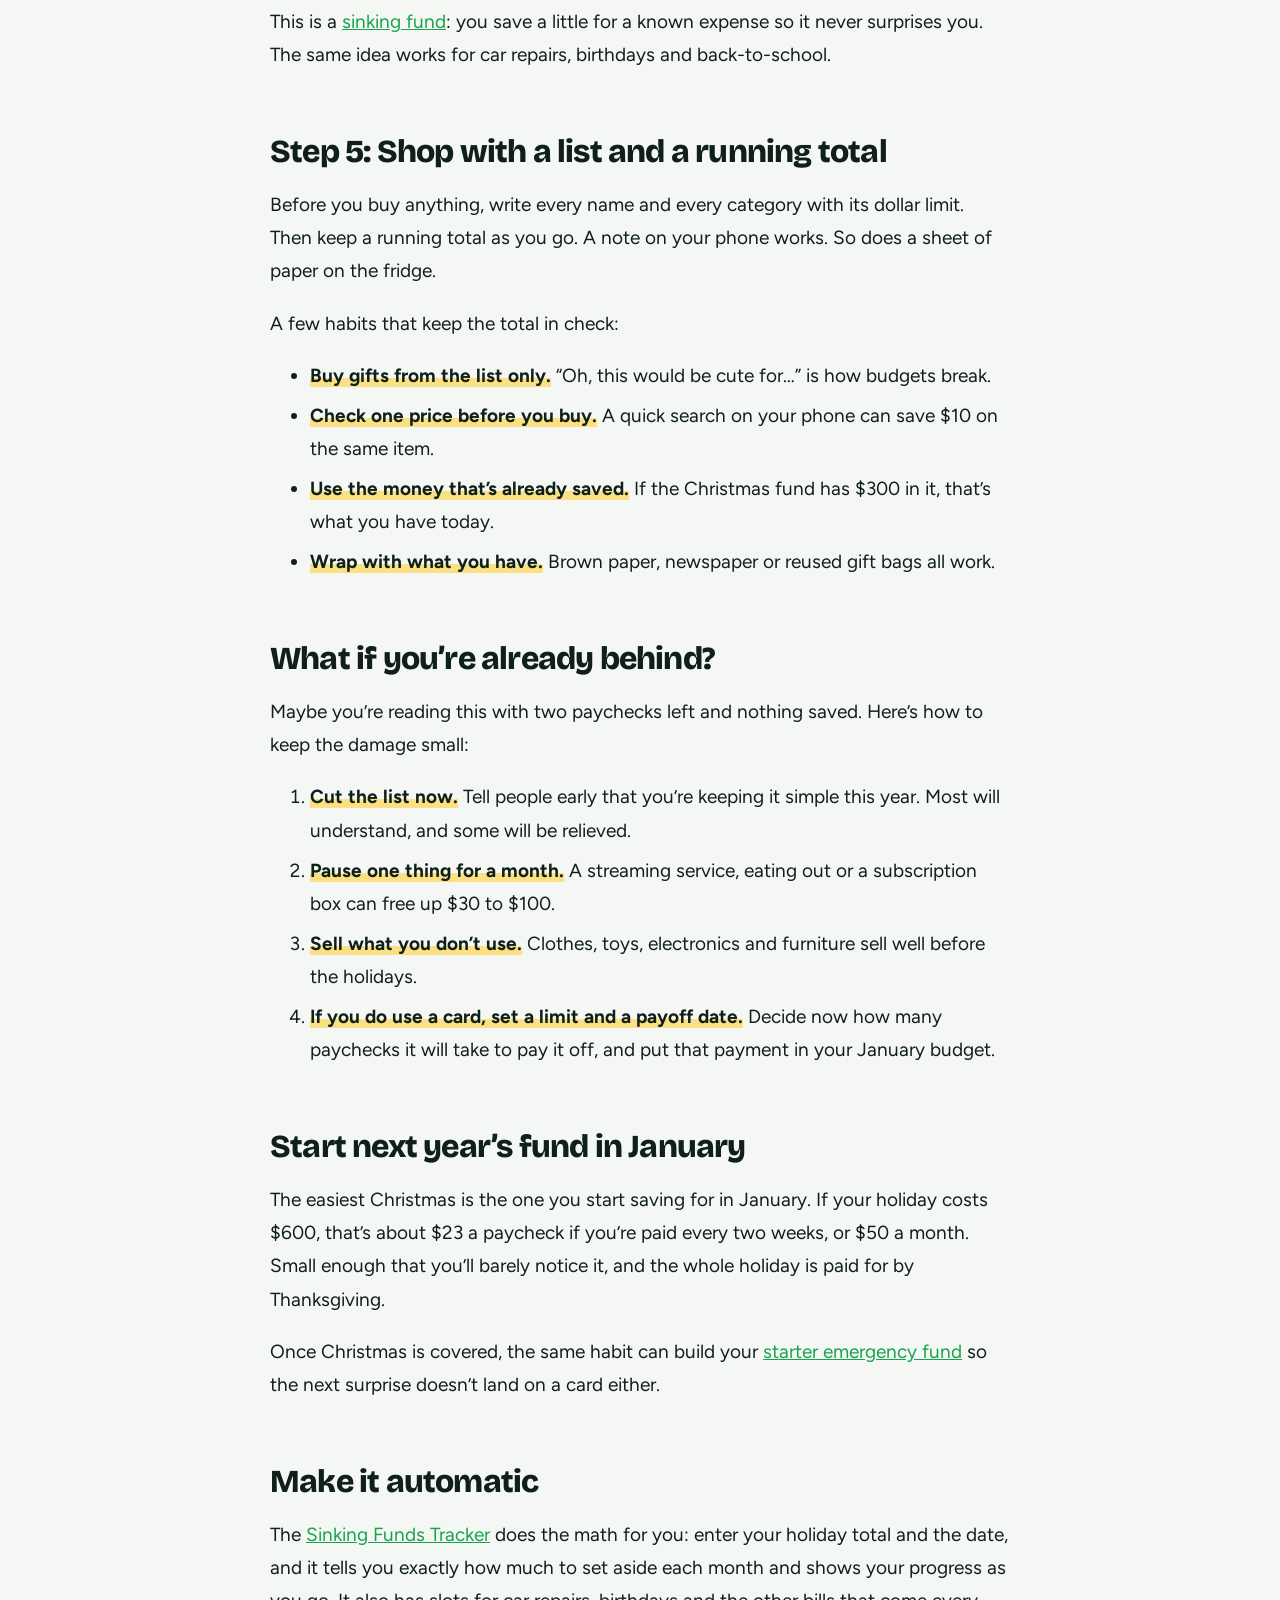
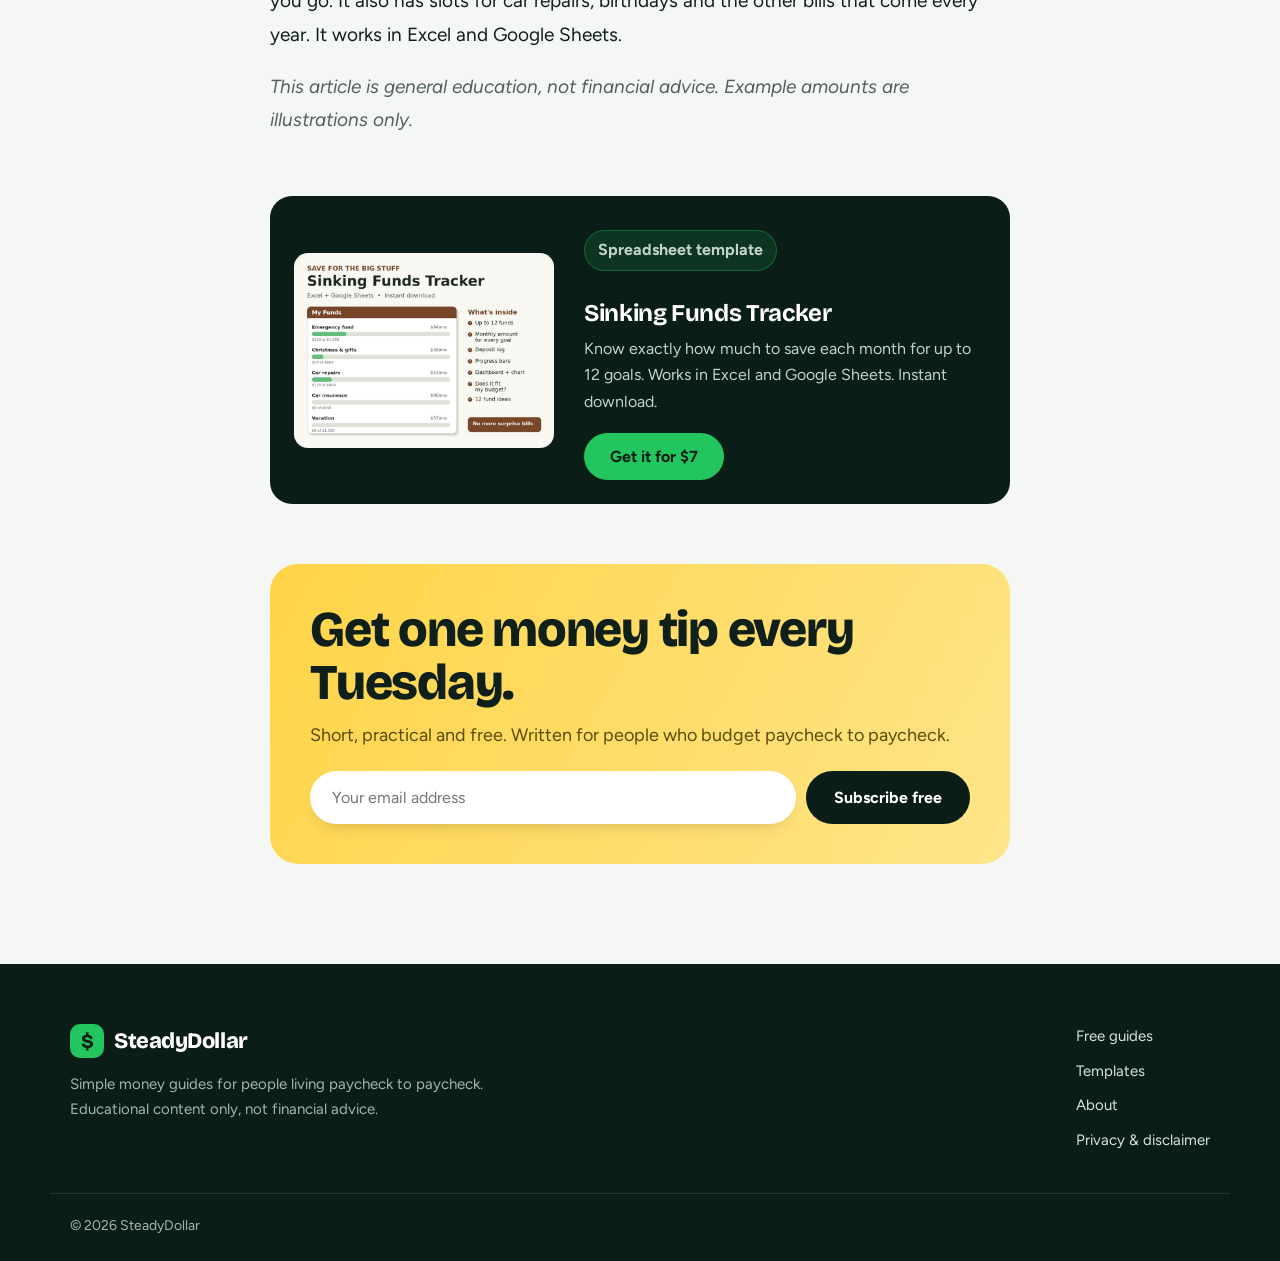
<file: how-to-budget-for-christmas/index.html>
<!doctype html>
<html lang="en">
<head>
<meta charset="utf-8">
<meta name="viewport" content="width=device-width, initial-scale=1">
<meta name="p:domain_verify" content="625e8ea63bbca6a0e2b48d6e414d4ba8"/>
<title>How to Budget for Christmas (Even If You&#x27;re Starting in November) | SteadyDollar</title>
<meta name="description" content="A simple plan to pay for the holidays without a January credit card bill. Find your real number, split it across your paychecks, and cut where it won&#x27;t be missed.">
<link rel="canonical" href="https://steadydollar.github.io/how-to-budget-for-christmas/">
<meta property="og:title" content="How to Budget for Christmas (Even If You&#x27;re Starting in November) | SteadyDollar">
<meta property="og:description" content="A simple plan to pay for the holidays without a January credit card bill. Find your real number, split it across your paychecks, and cut where it won&#x27;t be missed.">
<meta property="og:type" content="website">
<meta property="og:image" content="https://steadydollar.github.io/video/poster.jpg">
<meta name="theme-color" content="#0b1d17">
<link rel="icon" href="data:image/svg+xml,<svg xmlns='http://www.w3.org/2000/svg' viewBox='0 0 32 32'><rect width='32' height='32' rx='8' fill='%2322c55e'/><text x='16' y='23' font-size='20' text-anchor='middle' fill='%230b1d17' font-family='Arial' font-weight='bold'>$</text></svg>">
<link rel="preconnect" href="https://fonts.googleapis.com"><link rel="preconnect" href="https://fonts.gstatic.com" crossorigin><link href="https://fonts.googleapis.com/css2?family=Bricolage+Grotesque:opsz,wght@12..96,500..800&family=Figtree:ital,wght@0,400;0,600;0,700;1,400&display=swap" rel="stylesheet">
<link rel="stylesheet" href="../style.css">
</head>
<body class="article">
<header class="top"><div class="wrap">
<a class="logo" href="../"><span class="mark">$</span>SteadyDollar</a>
<nav><a href="../#guides">Free guides</a><a href="../#templates">Templates</a><a href="#newsletter">Newsletter</a></nav>
<a class="btn btn-sm" href="../#templates">Shop templates</a>
</div></header>
<main>
<div class="progress"></div>
<header class="post-hero"><div class="wrap narrow">
<a class="back" href="../#guides">&larr; All free guides</a>
<p class="meta"><span class="tag t-savings">🐷 Saving</span><span>4 min read</span><span>Nov 3, 2026</span></p>
<h1>How to Budget for Christmas (Even If You&#x27;re Starting in November)</h1>
<p class="lede">A simple plan to pay for the holidays without a January credit card bill. Find your real number, split it across your paychecks, and cut where it won&#x27;t be missed.</p>
</div></header>
<article class="wrap narrow">
<div class="prose">
<p>Christmas is the one big expense that shows up on the same date every
year, and it still catches most of us off guard. The gifts, the food,
the travel, the wrapping paper and the extra gas all land in the same
few weeks, often on the same paycheck as rent.</p>
<p>If you’re reading this in November, you’re not too late. You have
roughly four to six paychecks left before December 25. That’s enough to
pay for a good holiday in cash if you make a plan this week.</p>
<h2 id="step-1-find-your-real-christmas-number">Step 1: Find your real
Christmas number</h2>
<p>Most people guess low. Last year’s credit card and bank statements
tell the truth. Look at November and December and add up everything that
was holiday-related:</p>
<ul>
<li><strong>Gifts</strong> for family, friends, teachers, coworkers and
the gift exchange at work</li>
<li><strong>Food</strong>: the big dinner, baking, party snacks and
extra groceries while kids are home</li>
<li><strong>Travel</strong>: gas, flights, a hotel, or a rental car</li>
<li><strong>Decorations</strong>, the tree, lights and wrapping
supplies</li>
<li><strong>Events</strong>: work parties, school concerts, holiday
outfits</li>
<li><strong>Shipping</strong> for gifts you mail</li>
<li><strong>Charity</strong> and tips for regular helpers like a
babysitter or mail carrier</li>
</ul>
<p>If you can’t find last year’s numbers, write down every person you
plan to buy for and a dollar amount next to each name. Then add the
other categories. That total is your starting number.</p>
<h2 id="step-2-decide-what-this-year-will-actually-cost">Step 2: Decide
what this year will actually cost</h2>
<p>Now look at that number and ask one question: can my paychecks
between now and December cover it without a credit card?</p>
<p>If not, cut it down <strong>before</strong> you start shopping, not
after. Easy places to trim:</p>
<ul>
<li><strong>Set a per-person limit.</strong> $25 a person is a real
gift. Say the number out loud to yourself before you shop.</li>
<li><strong>Draw names.</strong> Suggest a gift exchange with siblings
or extended family instead of everyone buying for everyone. Most people
are relieved when someone else suggests it.</li>
<li><strong>Give one family gift</strong> instead of separate gifts for
each cousin.</li>
<li><strong>Keep the meal, trim the extras.</strong> A potluck dinner
costs the host far less than cooking everything.</li>
<li><strong>Skip the paid shipping.</strong> Order early enough to get
free shipping, or send gift cards by email.</li>
</ul>
<p>Your final number should be one you can pay in cash. That’s the whole
goal.</p>
<h2 id="step-3-split-it-across-your-paychecks">Step 3: Split it across
your paychecks</h2>
<p>Count the paychecks you’ll get between today and the week before
Christmas. Divide your holiday number by that count.</p>
<table>
<thead>
<tr class="header">
<th>Holiday budget</th>
<th>Paychecks left</th>
<th>Set aside each paycheck</th>
</tr>
</thead>
<tbody>
<tr class="odd">
<td>$600</td>
<td>4</td>
<td>$150</td>
</tr>
<tr class="even">
<td>$600</td>
<td>6</td>
<td>$100</td>
</tr>
<tr class="odd">
<td>$900</td>
<td>4</td>
<td>$225</td>
</tr>
<tr class="even">
<td>$900</td>
<td>6</td>
<td>$150</td>
</tr>
</tbody>
</table>
<p>Add that amount to your <a
href="../how-to-budget-paycheck-to-paycheck/">paycheck budget</a> as its
own line, right next to rent and utilities. Treat it like a bill. If
you’re paid every two weeks, the <a
href="../how-to-make-a-biweekly-budget/">biweekly budget method</a>
shows how to give each paycheck its own plan.</p>
<p>If the per-paycheck amount is more than you can handle, go back to
Step 2 and lower the total. A smaller holiday paid in cash feels better
in January than a bigger one on a card.</p>
<h2 id="step-4-keep-the-money-somewhere-separate">Step 4: Keep the money
somewhere separate</h2>
<p>Money for Christmas that sits in your checking account tends to
disappear into everyday spending. Move it somewhere you won’t touch
it:</p>
<ul>
<li>A separate savings account at your bank (many let you nickname it
“Christmas”)</li>
<li>An envelope, if you use cash</li>
<li>A savings “bucket” or “vault” in your banking app</li>
</ul>
<p>This is a <a href="../what-are-sinking-funds/">sinking fund</a>: you
save a little for a known expense so it never surprises you. The same
idea works for car repairs, birthdays and back-to-school.</p>
<h2 id="step-5-shop-with-a-list-and-a-running-total">Step 5: Shop with a
list and a running total</h2>
<p>Before you buy anything, write every name and every category with its
dollar limit. Then keep a running total as you go. A note on your phone
works. So does a sheet of paper on the fridge.</p>
<p>A few habits that keep the total in check:</p>
<ul>
<li><strong>Buy gifts from the list only.</strong> “Oh, this would be
cute for…” is how budgets break.</li>
<li><strong>Check one price before you buy.</strong> A quick search on
your phone can save $10 on the same item.</li>
<li><strong>Use the money that’s already saved.</strong> If the
Christmas fund has $300 in it, that’s what you have today.</li>
<li><strong>Wrap with what you have.</strong> Brown paper, newspaper or
reused gift bags all work.</li>
</ul>
<h2 id="what-if-youre-already-behind">What if you’re already
behind?</h2>
<p>Maybe you’re reading this with two paychecks left and nothing saved.
Here’s how to keep the damage small:</p>
<ol type="1">
<li><strong>Cut the list now.</strong> Tell people early that you’re
keeping it simple this year. Most will understand, and some will be
relieved.</li>
<li><strong>Pause one thing for a month.</strong> A streaming service,
eating out or a subscription box can free up $30 to $100.</li>
<li><strong>Sell what you don’t use.</strong> Clothes, toys, electronics
and furniture sell well before the holidays.</li>
<li><strong>If you do use a card, set a limit and a payoff
date.</strong> Decide now how many paychecks it will take to pay it off,
and put that payment in your January budget.</li>
</ol>
<h2 id="start-next-years-fund-in-january">Start next year’s fund in
January</h2>
<p>The easiest Christmas is the one you start saving for in January. If
your holiday costs $600, that’s about $23 a paycheck if you’re paid
every two weeks, or $50 a month. Small enough that you’ll barely notice
it, and the whole holiday is paid for by Thanksgiving.</p>
<p>Once Christmas is covered, the same habit can build your <a
href="../how-to-build-a-500-emergency-fund/">starter emergency fund</a>
so the next surprise doesn’t land on a card either.</p>
<h2 id="make-it-automatic">Make it automatic</h2>
<p>The <a href="https://payhip.com/b/7KW1b">Sinking Funds Tracker</a>
does the math for you: enter your holiday total and the date, and it
tells you exactly how much to set aside each month and shows your
progress as you go. It also has slots for car repairs, birthdays and the
other bills that come every year. It works in Excel and Google
Sheets.</p>
<p><em>This article is general education, not financial advice. Example
amounts are illustrations only.</em></p>

</div>
<aside class="product" data-reveal>
<img src="../img/savings.jpg" alt="Sinking Funds Tracker preview" width="800" height="600" loading="lazy">
<div>
<p class="pill">Spreadsheet template</p>
<h3>Sinking Funds Tracker</h3>
<p>Know exactly how much to save each month for up to 12 goals. Works in Excel and Google Sheets. Instant download.</p>
<a class="btn" href="https://payhip.com/b/7KW1b">Get it for $7</a>
</div>
</aside>
<section class="signup" id="newsletter" data-reveal>
<div><h2>Get one money tip every Tuesday.</h2><p>Short, practical and free. Written for people who budget paycheck to paycheck.</p></div>
<form action="https://app.kit.com/forms/10091417/subscriptions" method="post">
<label class="sr" for="em">Email address</label>
<input id="em" type="email" name="email_address" placeholder="Your email address" required>
<button class="btn btn-dark" type="submit">Subscribe free</button>
</form>
</section>
</article>
</main>
<footer><div class="wrap">
<div><a class="logo" href="../"><span class="mark">$</span>SteadyDollar</a>
<p>Simple money guides for people living paycheck to paycheck.<br>Educational content only, not financial advice.</p></div>
<div class="flinks"><a href="../#guides">Free guides</a><a href="../#templates">Templates</a><a href="../about/">About</a><a href="../privacy/">Privacy &amp; disclaimer</a></div>
</div><p class="wrap copy">&copy; 2026 SteadyDollar</p></footer>
<script>
(function(){
  var top=document.querySelector('.top');
  addEventListener('scroll',function(){top.classList.toggle('scrolled',scrollY>10)},{passive:true});
  var bar=document.querySelector('.progress');
  if(bar){addEventListener('scroll',function(){var h=document.documentElement;bar.style.transform='scaleX('+(h.scrollTop/(h.scrollHeight-h.clientHeight))+')'},{passive:true});}
  var els=document.querySelectorAll('[data-reveal]');
  if(!('IntersectionObserver' in window)){els.forEach(function(e){e.classList.add('in')});return;}
  var io=new IntersectionObserver(function(es){es.forEach(function(e){if(e.isIntersecting){e.target.classList.add('in');io.unobserve(e.target);}})},{rootMargin:'0px 0px -8% 0px'});
  els.forEach(function(e){io.observe(e)});
})();
</script>
</body>
</html>
</file>
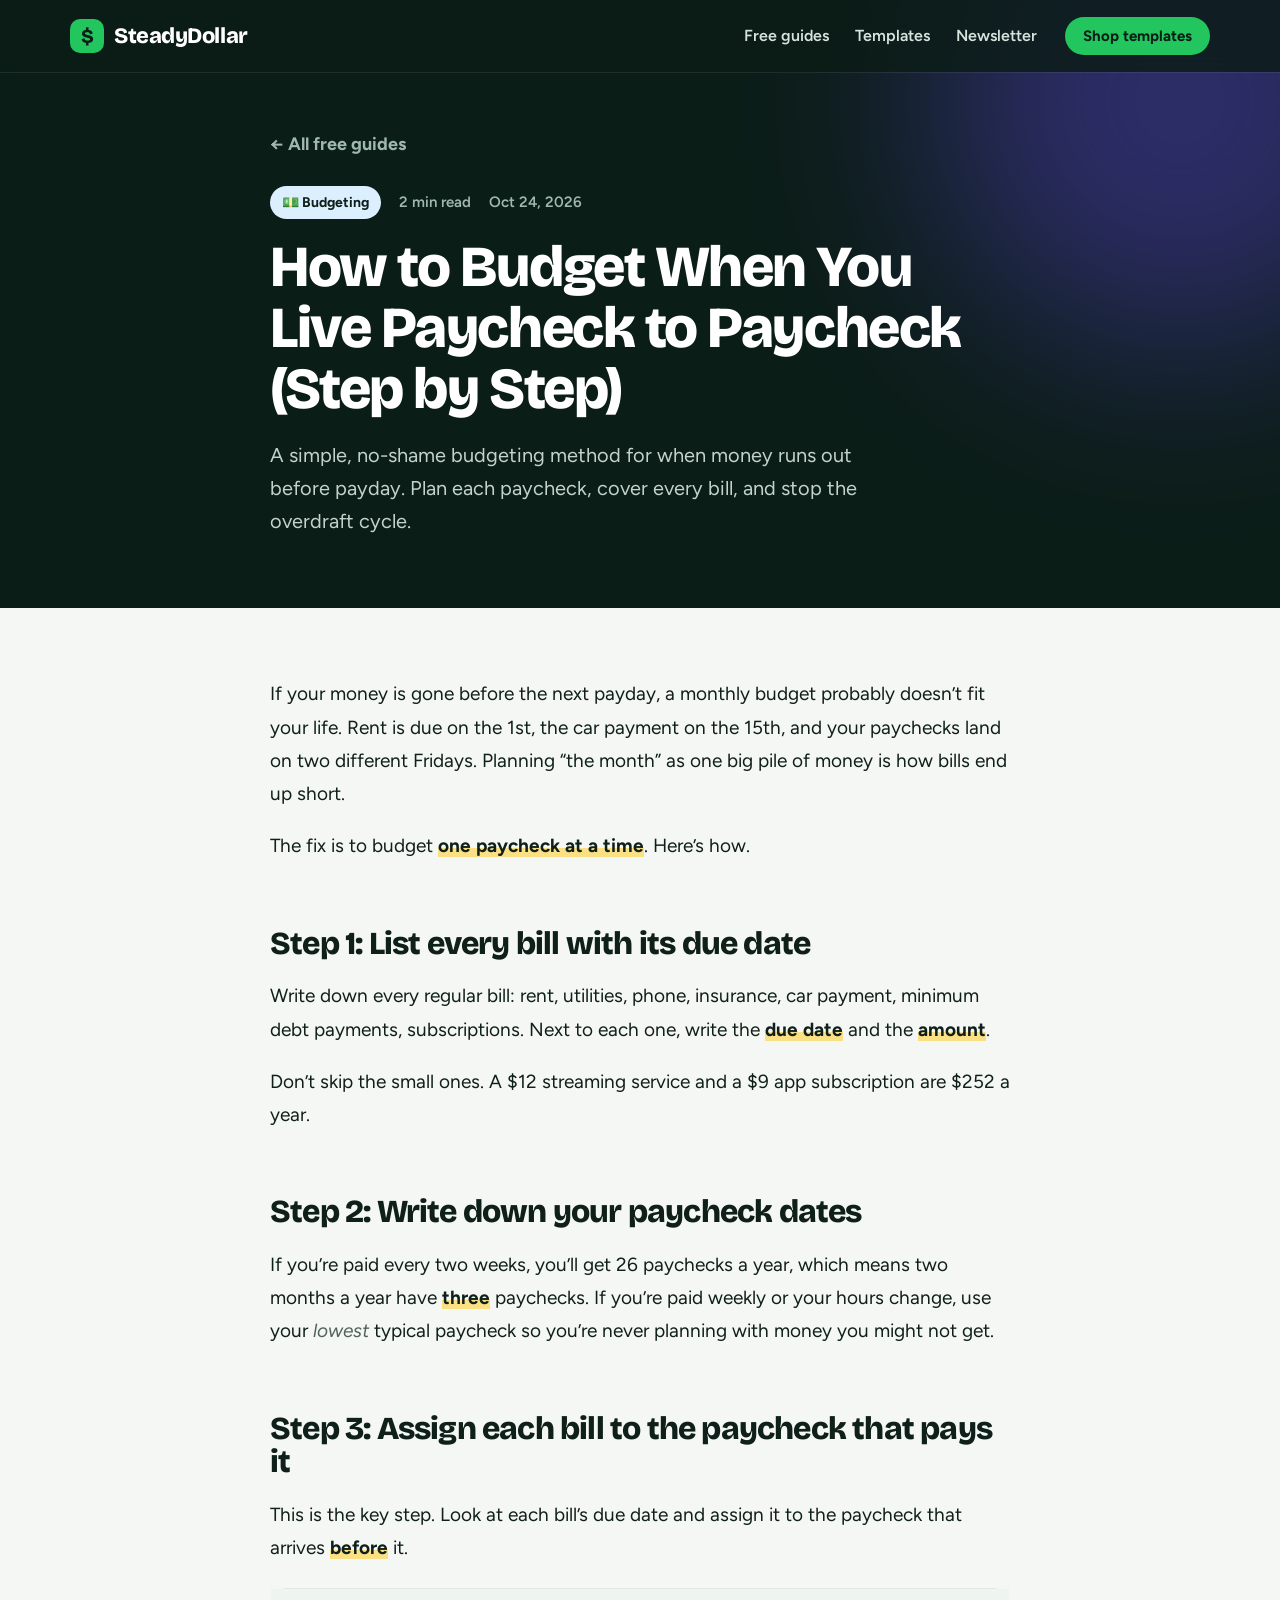
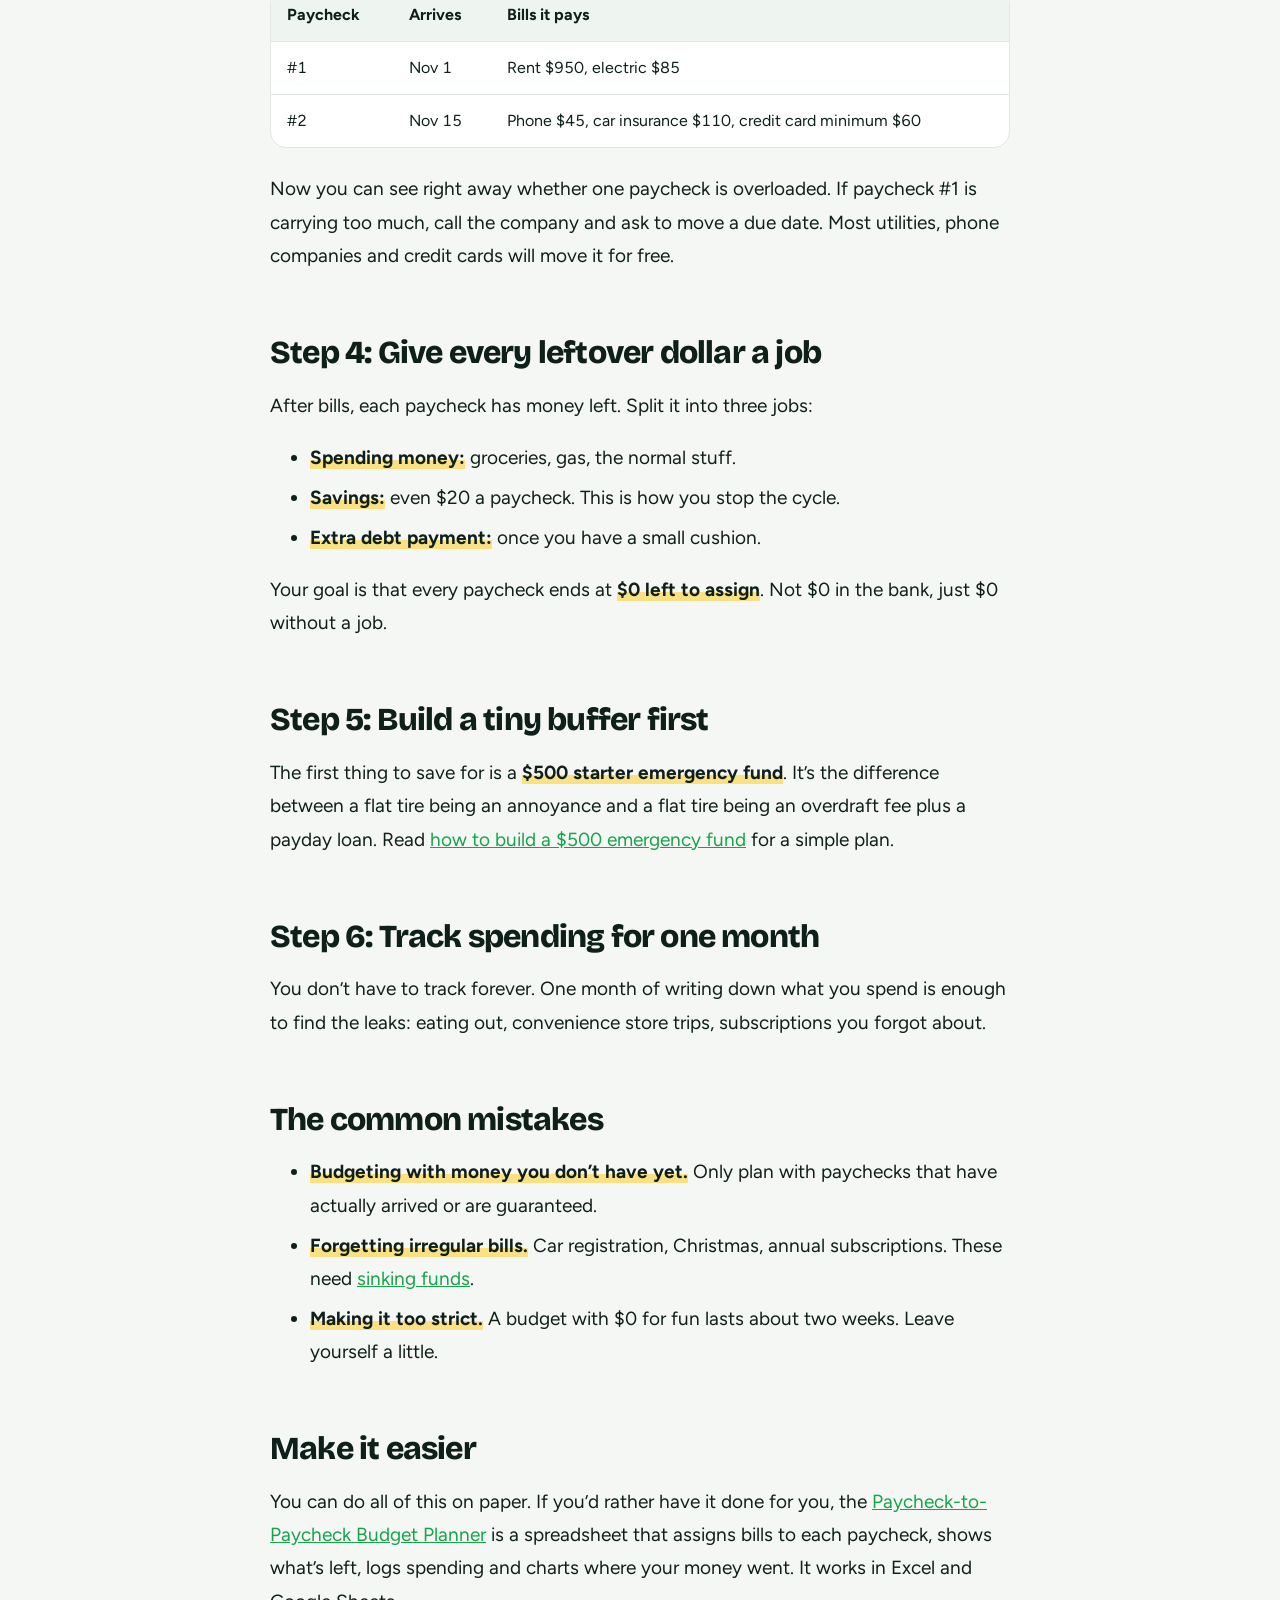
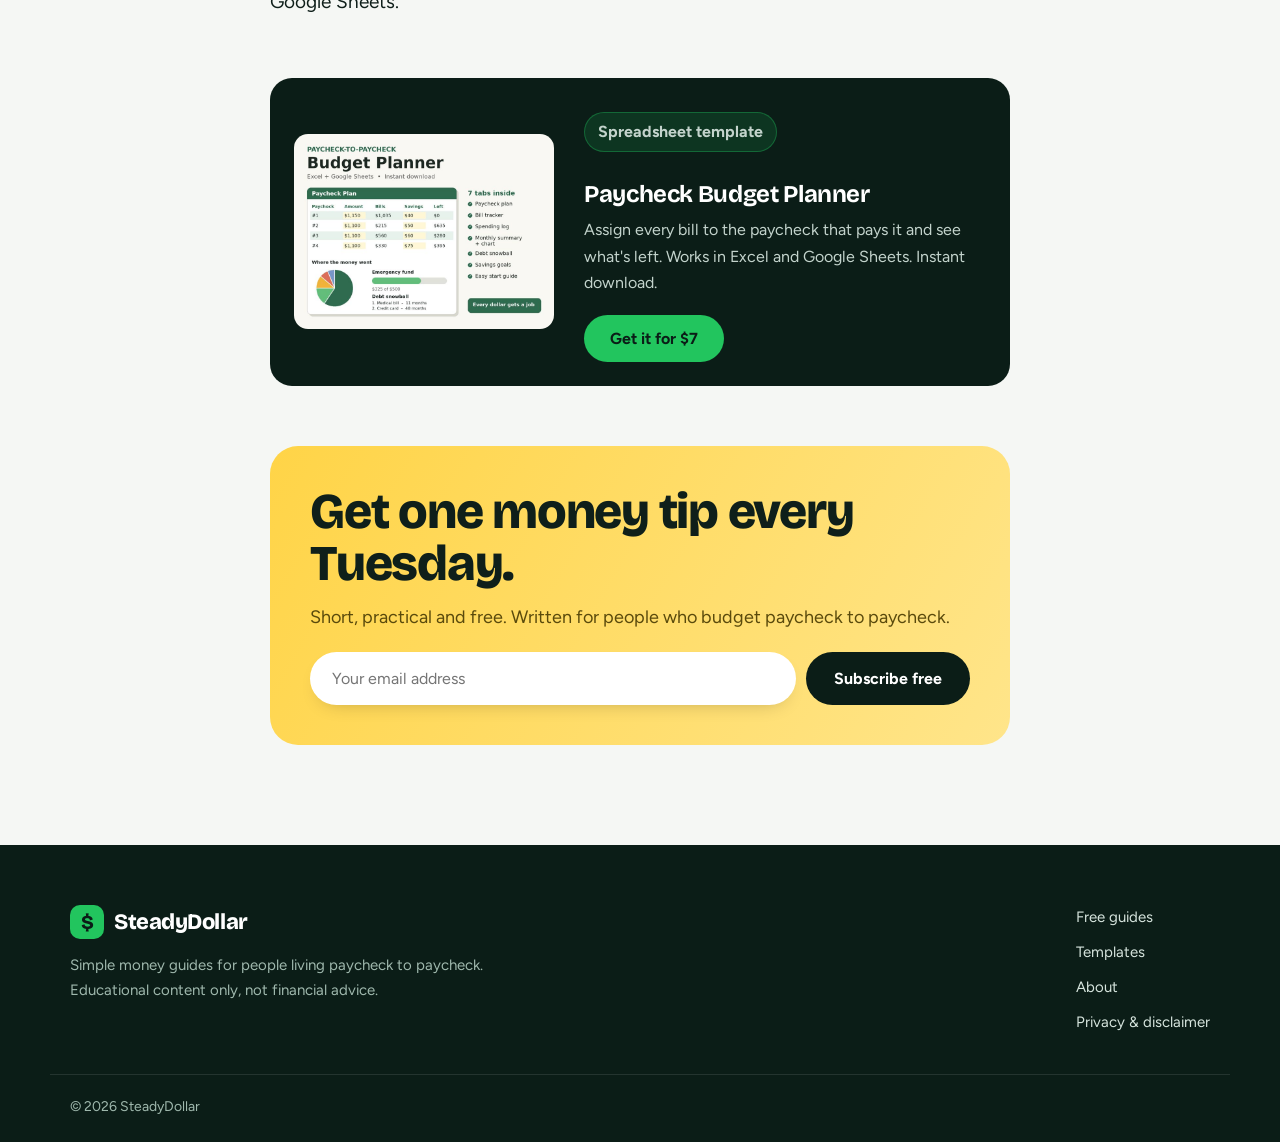
<file: how-to-budget-paycheck-to-paycheck/index.html>
<!doctype html>
<html lang="en">
<head>
<meta charset="utf-8">
<meta name="viewport" content="width=device-width, initial-scale=1">
<meta name="p:domain_verify" content="625e8ea63bbca6a0e2b48d6e414d4ba8"/>
<title>How to Budget When You Live Paycheck to Paycheck (Step by Step) | SteadyDollar</title>
<meta name="description" content="A simple, no-shame budgeting method for when money runs out before payday. Plan each paycheck, cover every bill, and stop the overdraft cycle.">
<link rel="canonical" href="https://steadydollar.github.io/how-to-budget-paycheck-to-paycheck/">
<meta property="og:title" content="How to Budget When You Live Paycheck to Paycheck (Step by Step) | SteadyDollar">
<meta property="og:description" content="A simple, no-shame budgeting method for when money runs out before payday. Plan each paycheck, cover every bill, and stop the overdraft cycle.">
<meta property="og:type" content="website">
<meta property="og:image" content="https://steadydollar.github.io/video/poster.jpg">
<meta name="theme-color" content="#0b1d17">
<link rel="icon" href="data:image/svg+xml,<svg xmlns='http://www.w3.org/2000/svg' viewBox='0 0 32 32'><rect width='32' height='32' rx='8' fill='%2322c55e'/><text x='16' y='23' font-size='20' text-anchor='middle' fill='%230b1d17' font-family='Arial' font-weight='bold'>$</text></svg>">
<link rel="preconnect" href="https://fonts.googleapis.com"><link rel="preconnect" href="https://fonts.gstatic.com" crossorigin><link href="https://fonts.googleapis.com/css2?family=Bricolage+Grotesque:opsz,wght@12..96,500..800&family=Figtree:ital,wght@0,400;0,600;0,700;1,400&display=swap" rel="stylesheet">
<link rel="stylesheet" href="../style.css">
</head>
<body class="article">
<header class="top"><div class="wrap">
<a class="logo" href="../"><span class="mark">$</span>SteadyDollar</a>
<nav><a href="../#guides">Free guides</a><a href="../#templates">Templates</a><a href="#newsletter">Newsletter</a></nav>
<a class="btn btn-sm" href="../#templates">Shop templates</a>
</div></header>
<main>
<div class="progress"></div>
<header class="post-hero"><div class="wrap narrow">
<a class="back" href="../#guides">&larr; All free guides</a>
<p class="meta"><span class="tag t-budget">💵 Budgeting</span><span>2 min read</span><span>Oct 24, 2026</span></p>
<h1>How to Budget When You Live Paycheck to Paycheck (Step by Step)</h1>
<p class="lede">A simple, no-shame budgeting method for when money runs out before payday. Plan each paycheck, cover every bill, and stop the overdraft cycle.</p>
</div></header>
<article class="wrap narrow">
<div class="prose">
<p>If your money is gone before the next payday, a monthly budget
probably doesn’t fit your life. Rent is due on the 1st, the car payment
on the 15th, and your paychecks land on two different Fridays. Planning
“the month” as one big pile of money is how bills end up short.</p>
<p>The fix is to budget <strong>one paycheck at a time</strong>. Here’s
how.</p>
<h2 id="step-1-list-every-bill-with-its-due-date">Step 1: List every
bill with its due date</h2>
<p>Write down every regular bill: rent, utilities, phone, insurance, car
payment, minimum debt payments, subscriptions. Next to each one, write
the <strong>due date</strong> and the <strong>amount</strong>.</p>
<p>Don’t skip the small ones. A $12 streaming service and a $9 app
subscription are $252 a year.</p>
<h2 id="step-2-write-down-your-paycheck-dates">Step 2: Write down your
paycheck dates</h2>
<p>If you’re paid every two weeks, you’ll get 26 paychecks a year, which
means two months a year have <strong>three</strong> paychecks. If you’re
paid weekly or your hours change, use your <em>lowest</em> typical
paycheck so you’re never planning with money you might not get.</p>
<h2 id="step-3-assign-each-bill-to-the-paycheck-that-pays-it">Step 3:
Assign each bill to the paycheck that pays it</h2>
<p>This is the key step. Look at each bill’s due date and assign it to
the paycheck that arrives <strong>before</strong> it.</p>
<table>
<thead>
<tr class="header">
<th>Paycheck</th>
<th>Arrives</th>
<th>Bills it pays</th>
</tr>
</thead>
<tbody>
<tr class="odd">
<td>#1</td>
<td>Nov 1</td>
<td>Rent $950, electric $85</td>
</tr>
<tr class="even">
<td>#2</td>
<td>Nov 15</td>
<td>Phone $45, car insurance $110, credit card minimum $60</td>
</tr>
</tbody>
</table>
<p>Now you can see right away whether one paycheck is overloaded. If
paycheck #1 is carrying too much, call the company and ask to move a due
date. Most utilities, phone companies and credit cards will move it for
free.</p>
<h2 id="step-4-give-every-leftover-dollar-a-job">Step 4: Give every
leftover dollar a job</h2>
<p>After bills, each paycheck has money left. Split it into three
jobs:</p>
<ul>
<li><strong>Spending money:</strong> groceries, gas, the normal
stuff.</li>
<li><strong>Savings:</strong> even $20 a paycheck. This is how you stop
the cycle.</li>
<li><strong>Extra debt payment:</strong> once you have a small
cushion.</li>
</ul>
<p>Your goal is that every paycheck ends at <strong>$0 left to
assign</strong>. Not $0 in the bank, just $0 without a job.</p>
<h2 id="step-5-build-a-tiny-buffer-first">Step 5: Build a tiny buffer
first</h2>
<p>The first thing to save for is a <strong>$500 starter emergency
fund</strong>. It’s the difference between a flat tire being an
annoyance and a flat tire being an overdraft fee plus a payday loan.
Read <a href="../how-to-build-a-500-emergency-fund/">how to build a $500
emergency fund</a> for a simple plan.</p>
<h2 id="step-6-track-spending-for-one-month">Step 6: Track spending for
one month</h2>
<p>You don’t have to track forever. One month of writing down what you
spend is enough to find the leaks: eating out, convenience store trips,
subscriptions you forgot about.</p>
<h2 id="the-common-mistakes">The common mistakes</h2>
<ul>
<li><strong>Budgeting with money you don’t have yet.</strong> Only plan
with paychecks that have actually arrived or are guaranteed.</li>
<li><strong>Forgetting irregular bills.</strong> Car registration,
Christmas, annual subscriptions. These need <a
href="../what-are-sinking-funds/">sinking funds</a>.</li>
<li><strong>Making it too strict.</strong> A budget with $0 for fun
lasts about two weeks. Leave yourself a little.</li>
</ul>
<h2 id="make-it-easier">Make it easier</h2>
<p>You can do all of this on paper. If you’d rather have it done for
you, the <a href="https://payhip.com/b/LEfx4">Paycheck-to-Paycheck
Budget Planner</a> is a spreadsheet that assigns bills to each paycheck,
shows what’s left, logs spending and charts where your money went. It
works in Excel and Google Sheets.</p>

</div>
<aside class="product" data-reveal>
<img src="../img/budget.jpg" alt="Paycheck Budget Planner preview" width="800" height="600" loading="lazy">
<div>
<p class="pill">Spreadsheet template</p>
<h3>Paycheck Budget Planner</h3>
<p>Assign every bill to the paycheck that pays it and see what's left. Works in Excel and Google Sheets. Instant download.</p>
<a class="btn" href="https://payhip.com/b/LEfx4">Get it for $7</a>
</div>
</aside>
<section class="signup" id="newsletter" data-reveal>
<div><h2>Get one money tip every Tuesday.</h2><p>Short, practical and free. Written for people who budget paycheck to paycheck.</p></div>
<form action="https://app.kit.com/forms/10091417/subscriptions" method="post">
<label class="sr" for="em">Email address</label>
<input id="em" type="email" name="email_address" placeholder="Your email address" required>
<button class="btn btn-dark" type="submit">Subscribe free</button>
</form>
</section>
</article>
</main>
<footer><div class="wrap">
<div><a class="logo" href="../"><span class="mark">$</span>SteadyDollar</a>
<p>Simple money guides for people living paycheck to paycheck.<br>Educational content only, not financial advice.</p></div>
<div class="flinks"><a href="../#guides">Free guides</a><a href="../#templates">Templates</a><a href="../about/">About</a><a href="../privacy/">Privacy &amp; disclaimer</a></div>
</div><p class="wrap copy">&copy; 2026 SteadyDollar</p></footer>
<script>
(function(){
  var top=document.querySelector('.top');
  addEventListener('scroll',function(){top.classList.toggle('scrolled',scrollY>10)},{passive:true});
  var bar=document.querySelector('.progress');
  if(bar){addEventListener('scroll',function(){var h=document.documentElement;bar.style.transform='scaleX('+(h.scrollTop/(h.scrollHeight-h.clientHeight))+')'},{passive:true});}
  var els=document.querySelectorAll('[data-reveal]');
  if(!('IntersectionObserver' in window)){els.forEach(function(e){e.classList.add('in')});return;}
  var io=new IntersectionObserver(function(es){es.forEach(function(e){if(e.isIntersecting){e.target.classList.add('in');io.unobserve(e.target);}})},{rootMargin:'0px 0px -8% 0px'});
  els.forEach(function(e){io.observe(e)});
})();
</script>
</body>
</html>
</file>
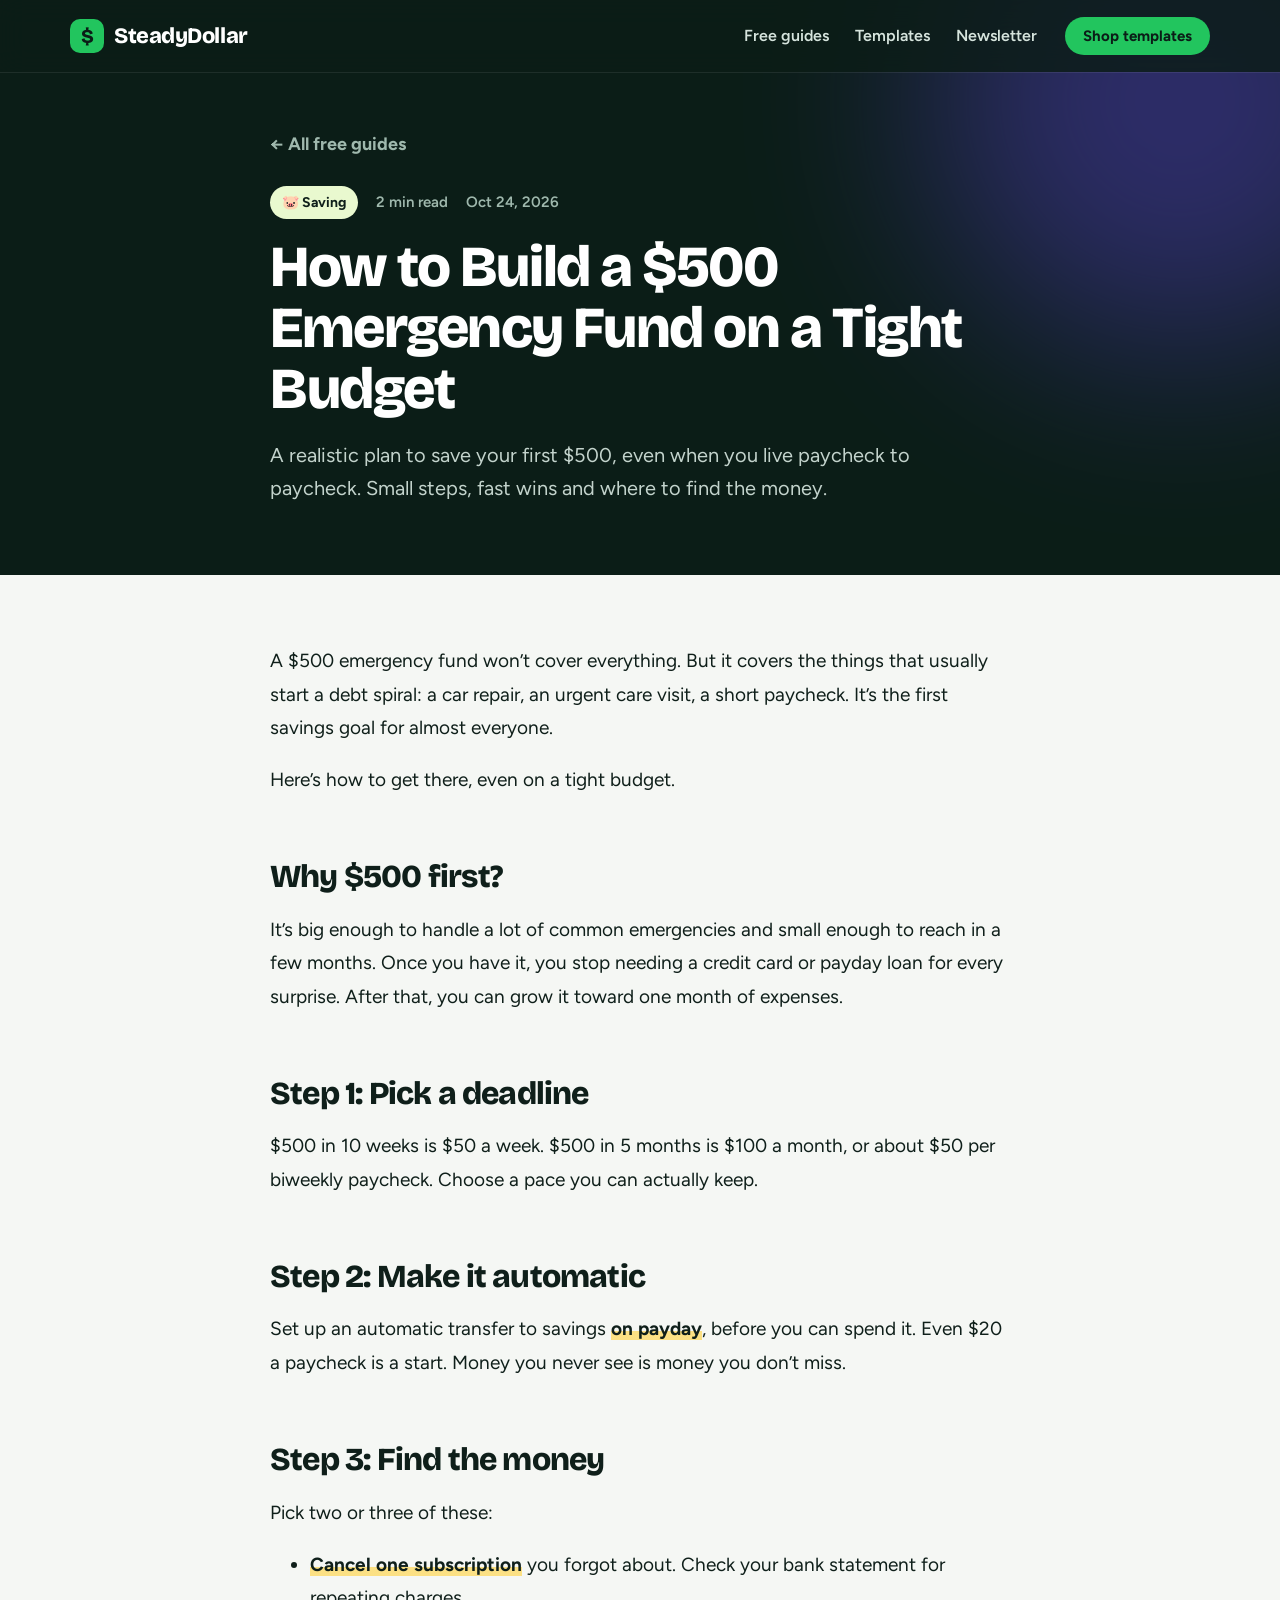
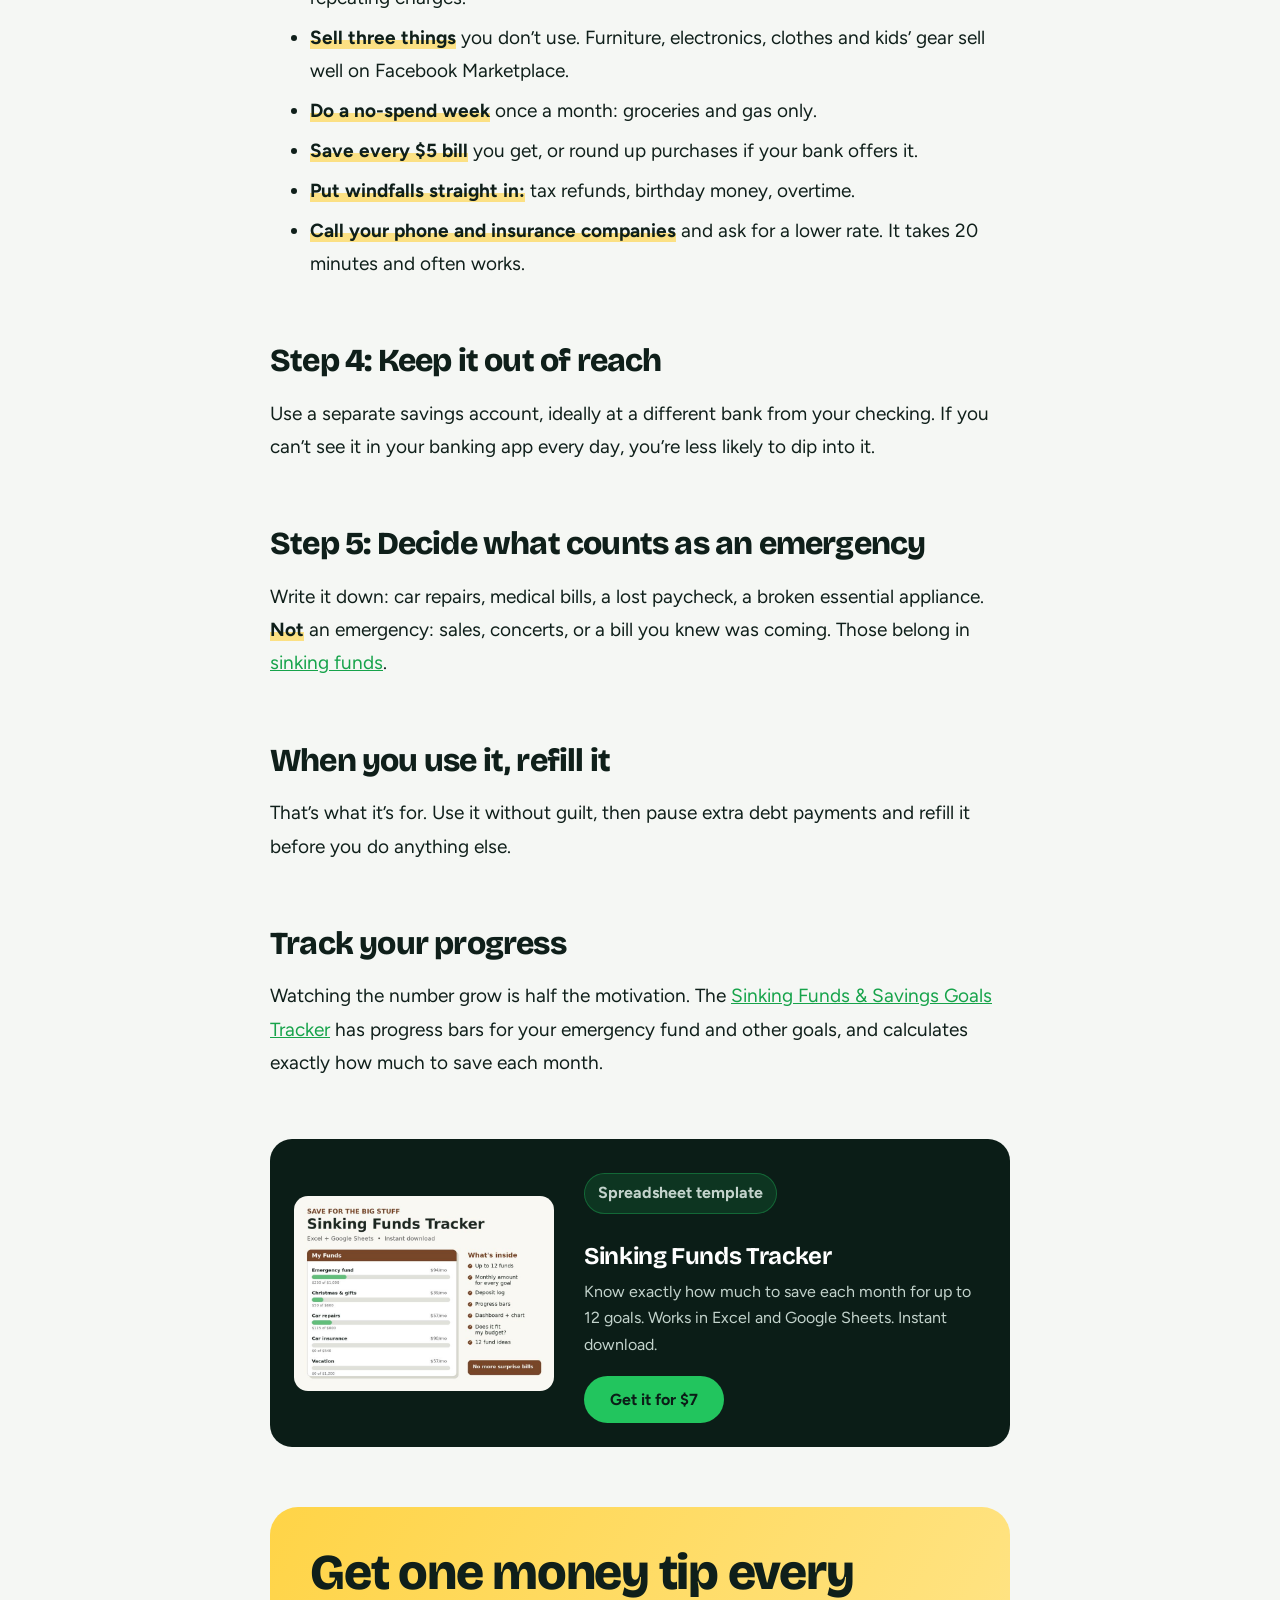
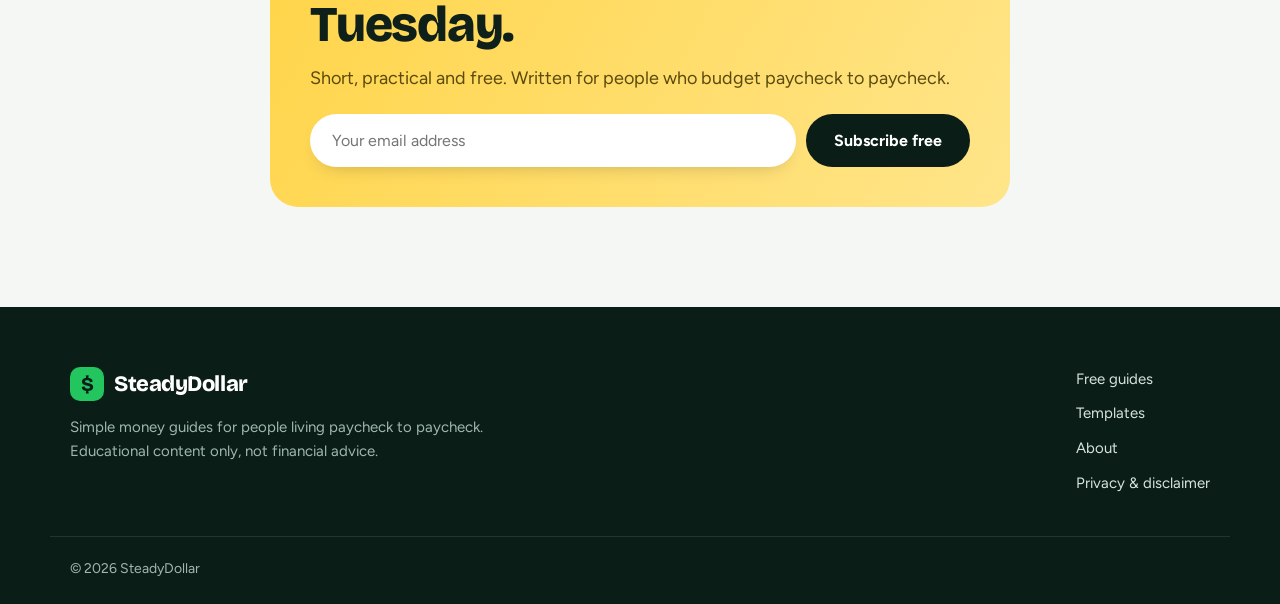
<file: how-to-build-a-500-emergency-fund/index.html>
<!doctype html>
<html lang="en">
<head>
<meta charset="utf-8">
<meta name="viewport" content="width=device-width, initial-scale=1">
<meta name="p:domain_verify" content="625e8ea63bbca6a0e2b48d6e414d4ba8"/>
<title>How to Build a $500 Emergency Fund on a Tight Budget | SteadyDollar</title>
<meta name="description" content="A realistic plan to save your first $500, even when you live paycheck to paycheck. Small steps, fast wins and where to find the money.">
<link rel="canonical" href="https://steadydollar.github.io/how-to-build-a-500-emergency-fund/">
<meta property="og:title" content="How to Build a $500 Emergency Fund on a Tight Budget | SteadyDollar">
<meta property="og:description" content="A realistic plan to save your first $500, even when you live paycheck to paycheck. Small steps, fast wins and where to find the money.">
<meta property="og:type" content="website">
<meta property="og:image" content="https://steadydollar.github.io/video/poster.jpg">
<meta name="theme-color" content="#0b1d17">
<link rel="icon" href="data:image/svg+xml,<svg xmlns='http://www.w3.org/2000/svg' viewBox='0 0 32 32'><rect width='32' height='32' rx='8' fill='%2322c55e'/><text x='16' y='23' font-size='20' text-anchor='middle' fill='%230b1d17' font-family='Arial' font-weight='bold'>$</text></svg>">
<link rel="preconnect" href="https://fonts.googleapis.com"><link rel="preconnect" href="https://fonts.gstatic.com" crossorigin><link href="https://fonts.googleapis.com/css2?family=Bricolage+Grotesque:opsz,wght@12..96,500..800&family=Figtree:ital,wght@0,400;0,600;0,700;1,400&display=swap" rel="stylesheet">
<link rel="stylesheet" href="../style.css">
</head>
<body class="article">
<header class="top"><div class="wrap">
<a class="logo" href="../"><span class="mark">$</span>SteadyDollar</a>
<nav><a href="../#guides">Free guides</a><a href="../#templates">Templates</a><a href="#newsletter">Newsletter</a></nav>
<a class="btn btn-sm" href="../#templates">Shop templates</a>
</div></header>
<main>
<div class="progress"></div>
<header class="post-hero"><div class="wrap narrow">
<a class="back" href="../#guides">&larr; All free guides</a>
<p class="meta"><span class="tag t-savings">🐷 Saving</span><span>2 min read</span><span>Oct 24, 2026</span></p>
<h1>How to Build a $500 Emergency Fund on a Tight Budget</h1>
<p class="lede">A realistic plan to save your first $500, even when you live paycheck to paycheck. Small steps, fast wins and where to find the money.</p>
</div></header>
<article class="wrap narrow">
<div class="prose">
<p>A $500 emergency fund won’t cover everything. But it covers the
things that usually start a debt spiral: a car repair, an urgent care
visit, a short paycheck. It’s the first savings goal for almost
everyone.</p>
<p>Here’s how to get there, even on a tight budget.</p>
<h2 id="why-500-first">Why $500 first?</h2>
<p>It’s big enough to handle a lot of common emergencies and small
enough to reach in a few months. Once you have it, you stop needing a
credit card or payday loan for every surprise. After that, you can grow
it toward one month of expenses.</p>
<h2 id="step-1-pick-a-deadline">Step 1: Pick a deadline</h2>
<p>$500 in 10 weeks is $50 a week. $500 in 5 months is $100 a month, or
about $50 per biweekly paycheck. Choose a pace you can actually
keep.</p>
<h2 id="step-2-make-it-automatic">Step 2: Make it automatic</h2>
<p>Set up an automatic transfer to savings <strong>on payday</strong>,
before you can spend it. Even $20 a paycheck is a start. Money you never
see is money you don’t miss.</p>
<h2 id="step-3-find-the-money">Step 3: Find the money</h2>
<p>Pick two or three of these:</p>
<ul>
<li><strong>Cancel one subscription</strong> you forgot about. Check
your bank statement for repeating charges.</li>
<li><strong>Sell three things</strong> you don’t use. Furniture,
electronics, clothes and kids’ gear sell well on Facebook
Marketplace.</li>
<li><strong>Do a no-spend week</strong> once a month: groceries and gas
only.</li>
<li><strong>Save every $5 bill</strong> you get, or round up purchases
if your bank offers it.</li>
<li><strong>Put windfalls straight in:</strong> tax refunds, birthday
money, overtime.</li>
<li><strong>Call your phone and insurance companies</strong> and ask for
a lower rate. It takes 20 minutes and often works.</li>
</ul>
<h2 id="step-4-keep-it-out-of-reach">Step 4: Keep it out of reach</h2>
<p>Use a separate savings account, ideally at a different bank from your
checking. If you can’t see it in your banking app every day, you’re less
likely to dip into it.</p>
<h2 id="step-5-decide-what-counts-as-an-emergency">Step 5: Decide what
counts as an emergency</h2>
<p>Write it down: car repairs, medical bills, a lost paycheck, a broken
essential appliance. <strong>Not</strong> an emergency: sales, concerts,
or a bill you knew was coming. Those belong in <a
href="../what-are-sinking-funds/">sinking funds</a>.</p>
<h2 id="when-you-use-it-refill-it">When you use it, refill it</h2>
<p>That’s what it’s for. Use it without guilt, then pause extra debt
payments and refill it before you do anything else.</p>
<h2 id="track-your-progress">Track your progress</h2>
<p>Watching the number grow is half the motivation. The <a
href="https://payhip.com/b/7KW1b">Sinking Funds &amp; Savings Goals
Tracker</a> has progress bars for your emergency fund and other goals,
and calculates exactly how much to save each month.</p>

</div>
<aside class="product" data-reveal>
<img src="../img/savings.jpg" alt="Sinking Funds Tracker preview" width="800" height="600" loading="lazy">
<div>
<p class="pill">Spreadsheet template</p>
<h3>Sinking Funds Tracker</h3>
<p>Know exactly how much to save each month for up to 12 goals. Works in Excel and Google Sheets. Instant download.</p>
<a class="btn" href="https://payhip.com/b/7KW1b">Get it for $7</a>
</div>
</aside>
<section class="signup" id="newsletter" data-reveal>
<div><h2>Get one money tip every Tuesday.</h2><p>Short, practical and free. Written for people who budget paycheck to paycheck.</p></div>
<form action="https://app.kit.com/forms/10091417/subscriptions" method="post">
<label class="sr" for="em">Email address</label>
<input id="em" type="email" name="email_address" placeholder="Your email address" required>
<button class="btn btn-dark" type="submit">Subscribe free</button>
</form>
</section>
</article>
</main>
<footer><div class="wrap">
<div><a class="logo" href="../"><span class="mark">$</span>SteadyDollar</a>
<p>Simple money guides for people living paycheck to paycheck.<br>Educational content only, not financial advice.</p></div>
<div class="flinks"><a href="../#guides">Free guides</a><a href="../#templates">Templates</a><a href="../about/">About</a><a href="../privacy/">Privacy &amp; disclaimer</a></div>
</div><p class="wrap copy">&copy; 2026 SteadyDollar</p></footer>
<script>
(function(){
  var top=document.querySelector('.top');
  addEventListener('scroll',function(){top.classList.toggle('scrolled',scrollY>10)},{passive:true});
  var bar=document.querySelector('.progress');
  if(bar){addEventListener('scroll',function(){var h=document.documentElement;bar.style.transform='scaleX('+(h.scrollTop/(h.scrollHeight-h.clientHeight))+')'},{passive:true});}
  var els=document.querySelectorAll('[data-reveal]');
  if(!('IntersectionObserver' in window)){els.forEach(function(e){e.classList.add('in')});return;}
  var io=new IntersectionObserver(function(es){es.forEach(function(e){if(e.isIntersecting){e.target.classList.add('in');io.unobserve(e.target);}})},{rootMargin:'0px 0px -8% 0px'});
  els.forEach(function(e){io.observe(e)});
})();
</script>
</body>
</html>
</file>
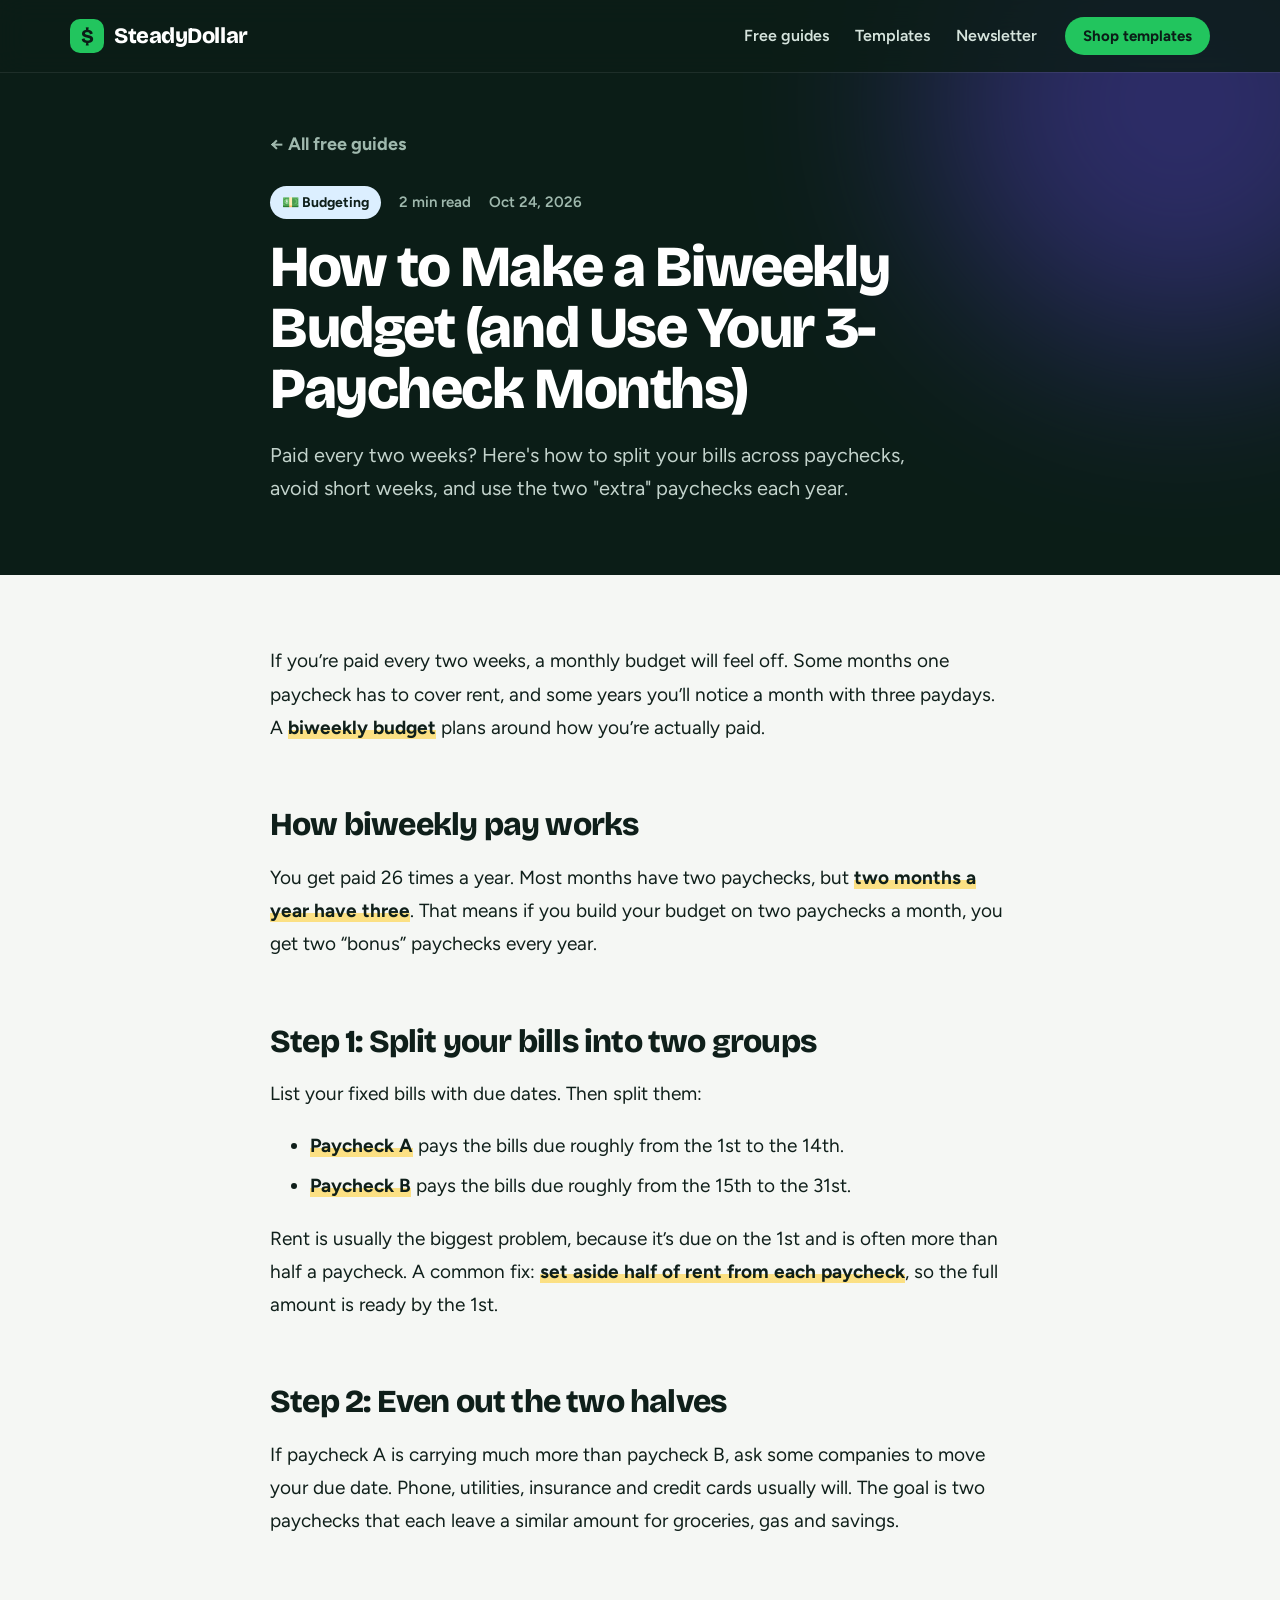
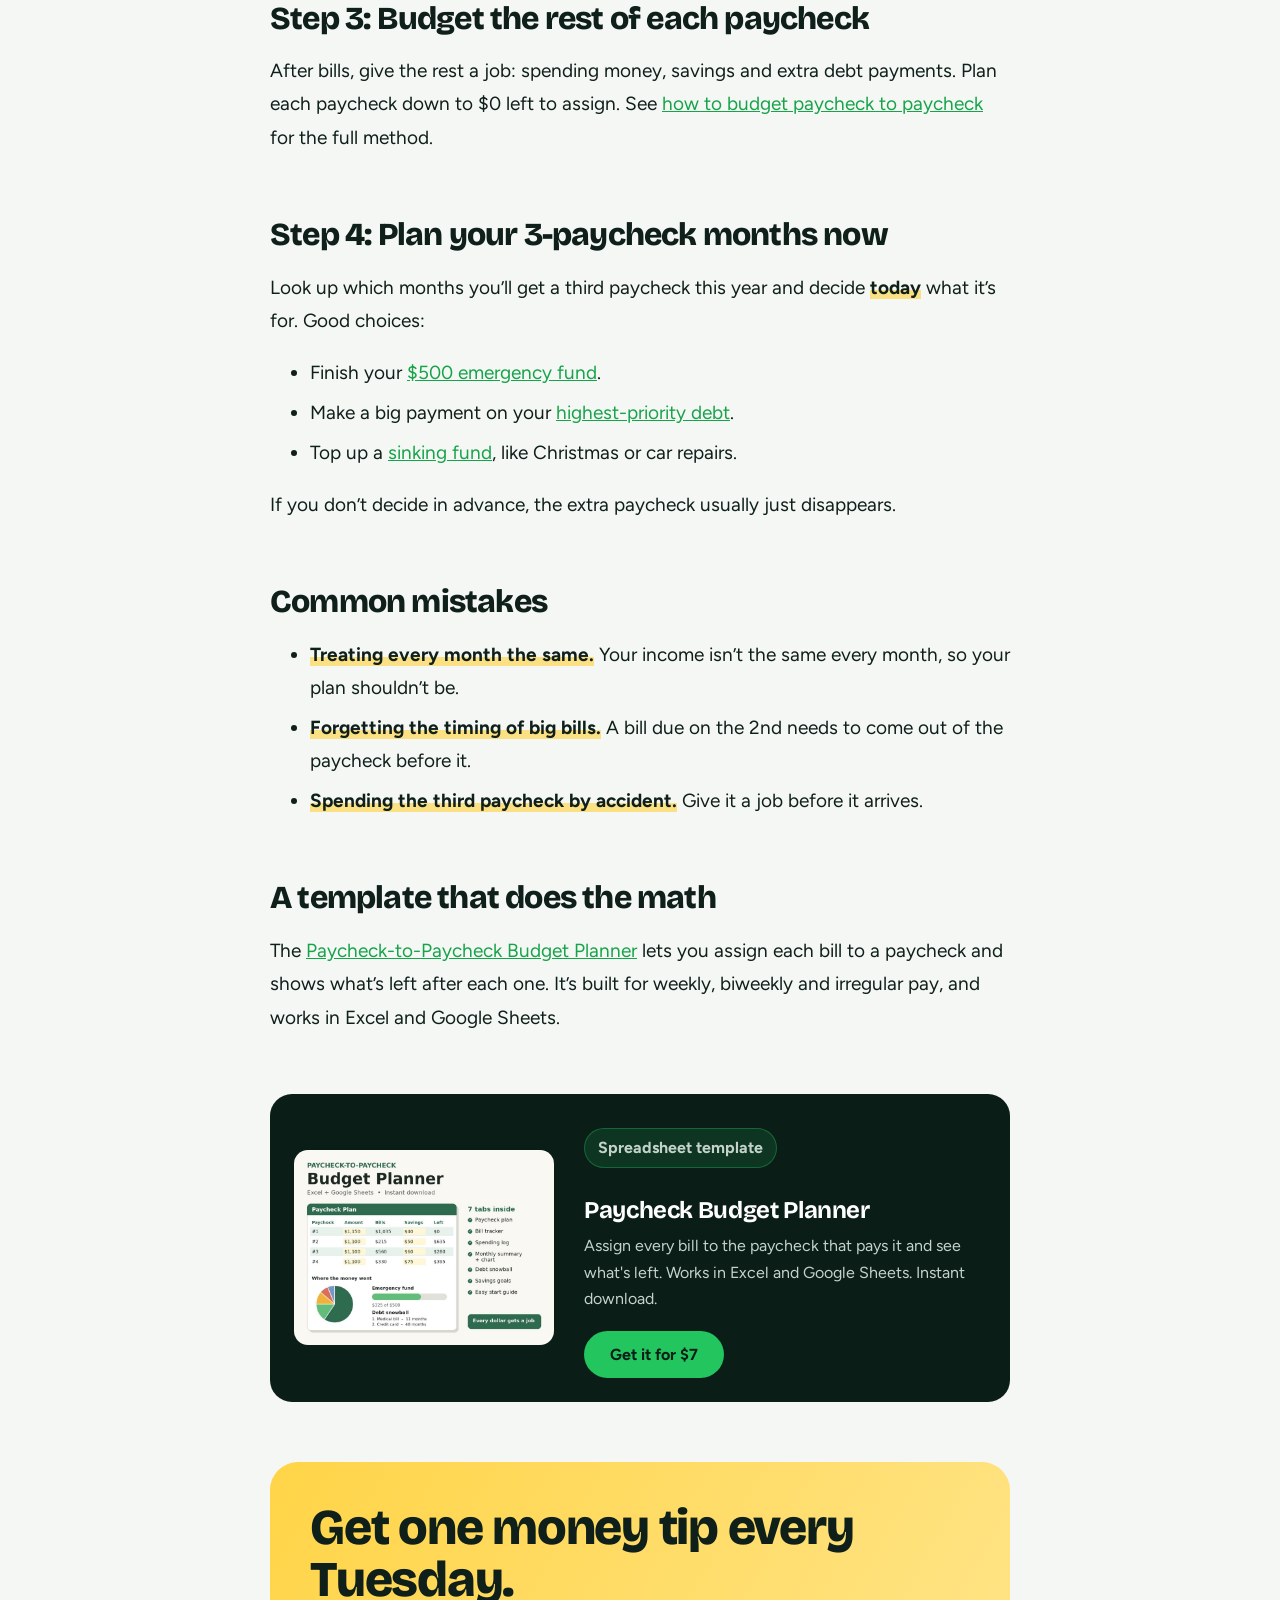
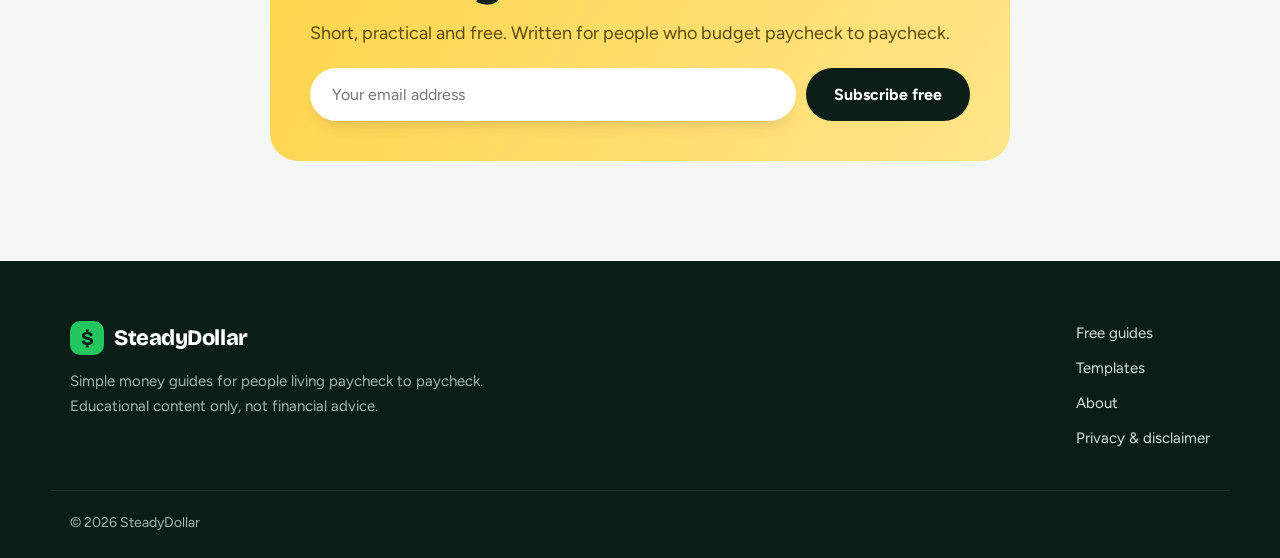
<file: how-to-make-a-biweekly-budget/index.html>
<!doctype html>
<html lang="en">
<head>
<meta charset="utf-8">
<meta name="viewport" content="width=device-width, initial-scale=1">
<meta name="p:domain_verify" content="625e8ea63bbca6a0e2b48d6e414d4ba8"/>
<title>How to Make a Biweekly Budget (and Use Your 3-Paycheck Months) | SteadyDollar</title>
<meta name="description" content="Paid every two weeks? Here&#x27;s how to split your bills across paychecks, avoid short weeks, and use the two &quot;extra&quot; paychecks each year.">
<link rel="canonical" href="https://steadydollar.github.io/how-to-make-a-biweekly-budget/">
<meta property="og:title" content="How to Make a Biweekly Budget (and Use Your 3-Paycheck Months) | SteadyDollar">
<meta property="og:description" content="Paid every two weeks? Here&#x27;s how to split your bills across paychecks, avoid short weeks, and use the two &quot;extra&quot; paychecks each year.">
<meta property="og:type" content="website">
<meta property="og:image" content="https://steadydollar.github.io/video/poster.jpg">
<meta name="theme-color" content="#0b1d17">
<link rel="icon" href="data:image/svg+xml,<svg xmlns='http://www.w3.org/2000/svg' viewBox='0 0 32 32'><rect width='32' height='32' rx='8' fill='%2322c55e'/><text x='16' y='23' font-size='20' text-anchor='middle' fill='%230b1d17' font-family='Arial' font-weight='bold'>$</text></svg>">
<link rel="preconnect" href="https://fonts.googleapis.com"><link rel="preconnect" href="https://fonts.gstatic.com" crossorigin><link href="https://fonts.googleapis.com/css2?family=Bricolage+Grotesque:opsz,wght@12..96,500..800&family=Figtree:ital,wght@0,400;0,600;0,700;1,400&display=swap" rel="stylesheet">
<link rel="stylesheet" href="../style.css">
</head>
<body class="article">
<header class="top"><div class="wrap">
<a class="logo" href="../"><span class="mark">$</span>SteadyDollar</a>
<nav><a href="../#guides">Free guides</a><a href="../#templates">Templates</a><a href="#newsletter">Newsletter</a></nav>
<a class="btn btn-sm" href="../#templates">Shop templates</a>
</div></header>
<main>
<div class="progress"></div>
<header class="post-hero"><div class="wrap narrow">
<a class="back" href="../#guides">&larr; All free guides</a>
<p class="meta"><span class="tag t-budget">💵 Budgeting</span><span>2 min read</span><span>Oct 24, 2026</span></p>
<h1>How to Make a Biweekly Budget (and Use Your 3-Paycheck Months)</h1>
<p class="lede">Paid every two weeks? Here&#x27;s how to split your bills across paychecks, avoid short weeks, and use the two &quot;extra&quot; paychecks each year.</p>
</div></header>
<article class="wrap narrow">
<div class="prose">
<p>If you’re paid every two weeks, a monthly budget will feel off. Some
months one paycheck has to cover rent, and some years you’ll notice a
month with three paydays. A <strong>biweekly budget</strong> plans
around how you’re actually paid.</p>
<h2 id="how-biweekly-pay-works">How biweekly pay works</h2>
<p>You get paid 26 times a year. Most months have two paychecks, but
<strong>two months a year have three</strong>. That means if you build
your budget on two paychecks a month, you get two “bonus” paychecks
every year.</p>
<h2 id="step-1-split-your-bills-into-two-groups">Step 1: Split your
bills into two groups</h2>
<p>List your fixed bills with due dates. Then split them:</p>
<ul>
<li><strong>Paycheck A</strong> pays the bills due roughly from the 1st
to the 14th.</li>
<li><strong>Paycheck B</strong> pays the bills due roughly from the 15th
to the 31st.</li>
</ul>
<p>Rent is usually the biggest problem, because it’s due on the 1st and
is often more than half a paycheck. A common fix: <strong>set aside half
of rent from each paycheck</strong>, so the full amount is ready by the
1st.</p>
<h2 id="step-2-even-out-the-two-halves">Step 2: Even out the two
halves</h2>
<p>If paycheck A is carrying much more than paycheck B, ask some
companies to move your due date. Phone, utilities, insurance and credit
cards usually will. The goal is two paychecks that each leave a similar
amount for groceries, gas and savings.</p>
<h2 id="step-3-budget-the-rest-of-each-paycheck">Step 3: Budget the rest
of each paycheck</h2>
<p>After bills, give the rest a job: spending money, savings and extra
debt payments. Plan each paycheck down to $0 left to assign. See <a
href="../how-to-budget-paycheck-to-paycheck/">how to budget paycheck to
paycheck</a> for the full method.</p>
<h2 id="step-4-plan-your-3-paycheck-months-now">Step 4: Plan your
3-paycheck months now</h2>
<p>Look up which months you’ll get a third paycheck this year and decide
<strong>today</strong> what it’s for. Good choices:</p>
<ul>
<li>Finish your <a href="../how-to-build-a-500-emergency-fund/">$500
emergency fund</a>.</li>
<li>Make a big payment on your <a
href="../debt-snowball-vs-avalanche/">highest-priority debt</a>.</li>
<li>Top up a <a href="../what-are-sinking-funds/">sinking fund</a>, like
Christmas or car repairs.</li>
</ul>
<p>If you don’t decide in advance, the extra paycheck usually just
disappears.</p>
<h2 id="common-mistakes">Common mistakes</h2>
<ul>
<li><strong>Treating every month the same.</strong> Your income isn’t
the same every month, so your plan shouldn’t be.</li>
<li><strong>Forgetting the timing of big bills.</strong> A bill due on
the 2nd needs to come out of the paycheck before it.</li>
<li><strong>Spending the third paycheck by accident.</strong> Give it a
job before it arrives.</li>
</ul>
<h2 id="a-template-that-does-the-math">A template that does the
math</h2>
<p>The <a href="https://payhip.com/b/LEfx4">Paycheck-to-Paycheck Budget
Planner</a> lets you assign each bill to a paycheck and shows what’s
left after each one. It’s built for weekly, biweekly and irregular pay,
and works in Excel and Google Sheets.</p>

</div>
<aside class="product" data-reveal>
<img src="../img/budget.jpg" alt="Paycheck Budget Planner preview" width="800" height="600" loading="lazy">
<div>
<p class="pill">Spreadsheet template</p>
<h3>Paycheck Budget Planner</h3>
<p>Assign every bill to the paycheck that pays it and see what's left. Works in Excel and Google Sheets. Instant download.</p>
<a class="btn" href="https://payhip.com/b/LEfx4">Get it for $7</a>
</div>
</aside>
<section class="signup" id="newsletter" data-reveal>
<div><h2>Get one money tip every Tuesday.</h2><p>Short, practical and free. Written for people who budget paycheck to paycheck.</p></div>
<form action="https://app.kit.com/forms/10091417/subscriptions" method="post">
<label class="sr" for="em">Email address</label>
<input id="em" type="email" name="email_address" placeholder="Your email address" required>
<button class="btn btn-dark" type="submit">Subscribe free</button>
</form>
</section>
</article>
</main>
<footer><div class="wrap">
<div><a class="logo" href="../"><span class="mark">$</span>SteadyDollar</a>
<p>Simple money guides for people living paycheck to paycheck.<br>Educational content only, not financial advice.</p></div>
<div class="flinks"><a href="../#guides">Free guides</a><a href="../#templates">Templates</a><a href="../about/">About</a><a href="../privacy/">Privacy &amp; disclaimer</a></div>
</div><p class="wrap copy">&copy; 2026 SteadyDollar</p></footer>
<script>
(function(){
  var top=document.querySelector('.top');
  addEventListener('scroll',function(){top.classList.toggle('scrolled',scrollY>10)},{passive:true});
  var bar=document.querySelector('.progress');
  if(bar){addEventListener('scroll',function(){var h=document.documentElement;bar.style.transform='scaleX('+(h.scrollTop/(h.scrollHeight-h.clientHeight))+')'},{passive:true});}
  var els=document.querySelectorAll('[data-reveal]');
  if(!('IntersectionObserver' in window)){els.forEach(function(e){e.classList.add('in')});return;}
  var io=new IntersectionObserver(function(es){es.forEach(function(e){if(e.isIntersecting){e.target.classList.add('in');io.unobserve(e.target);}})},{rootMargin:'0px 0px -8% 0px'});
  els.forEach(function(e){io.observe(e)});
})();
</script>
</body>
</html>
</file>
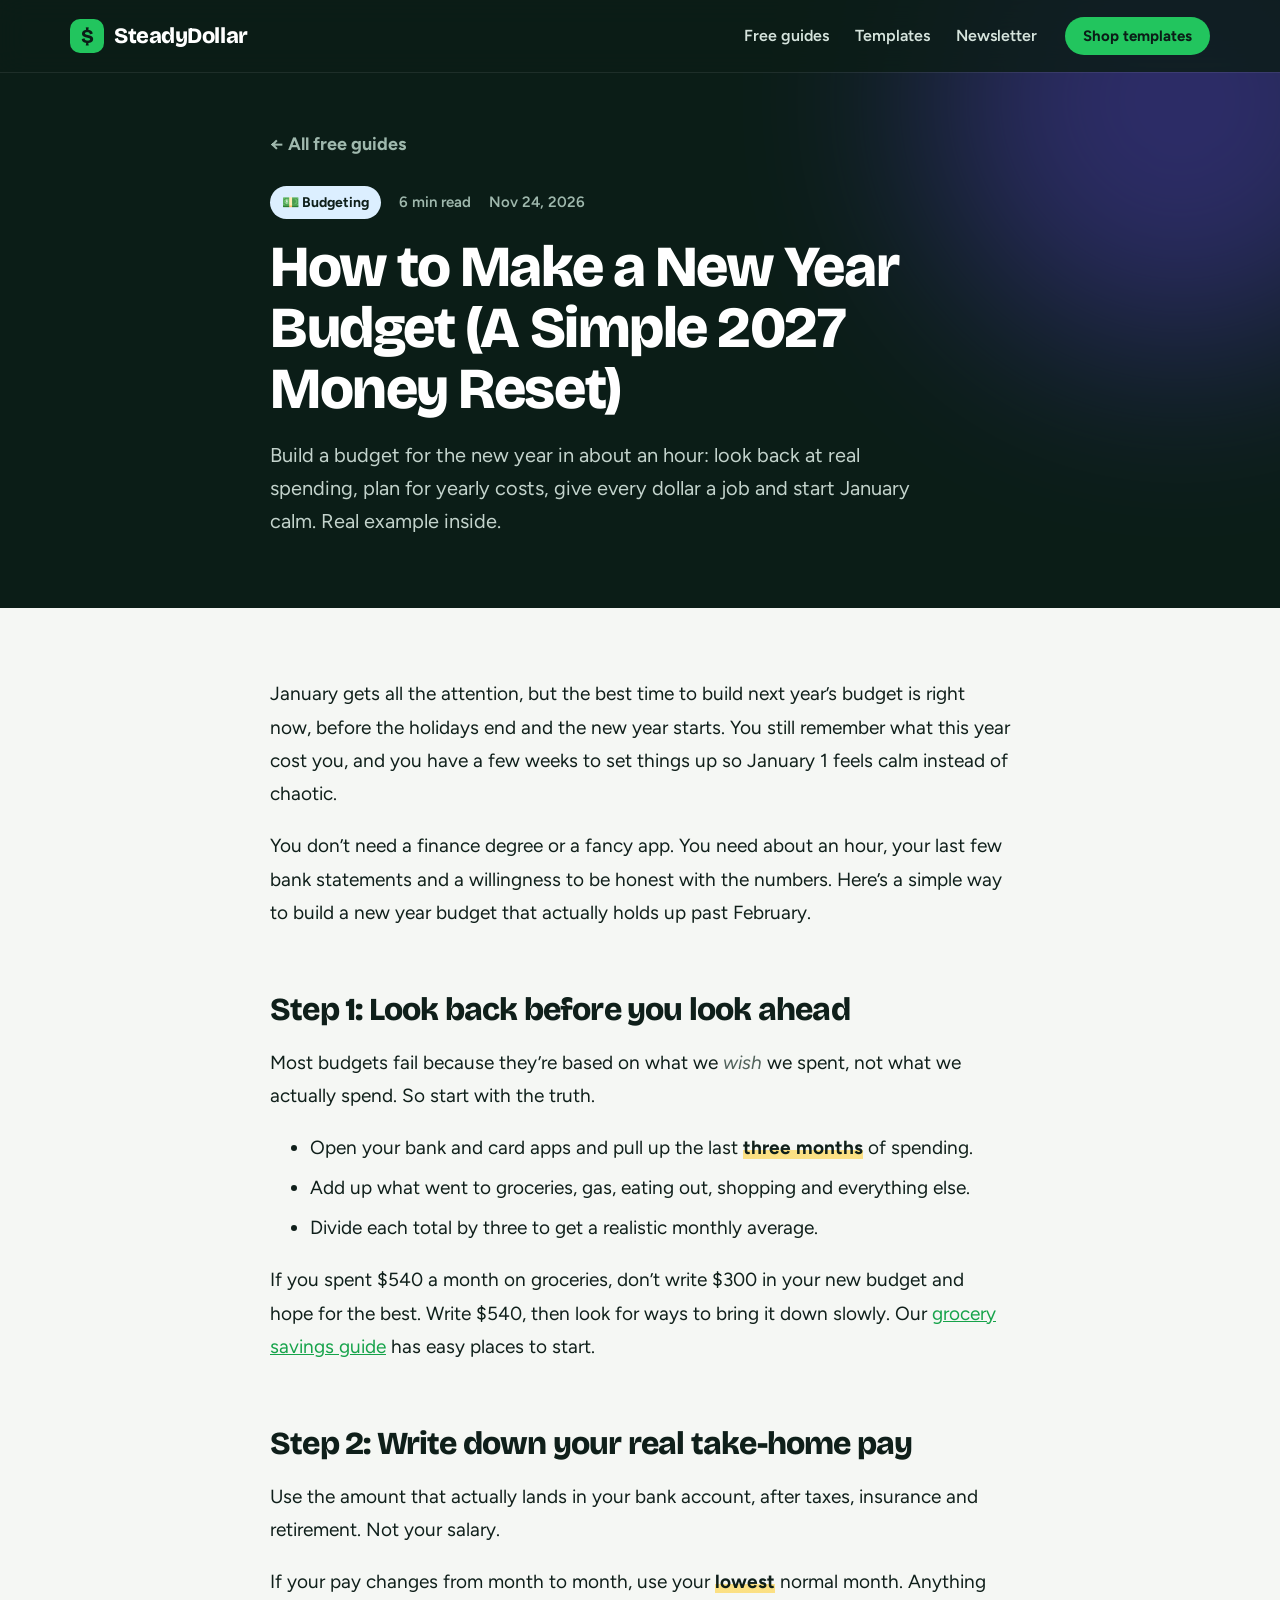
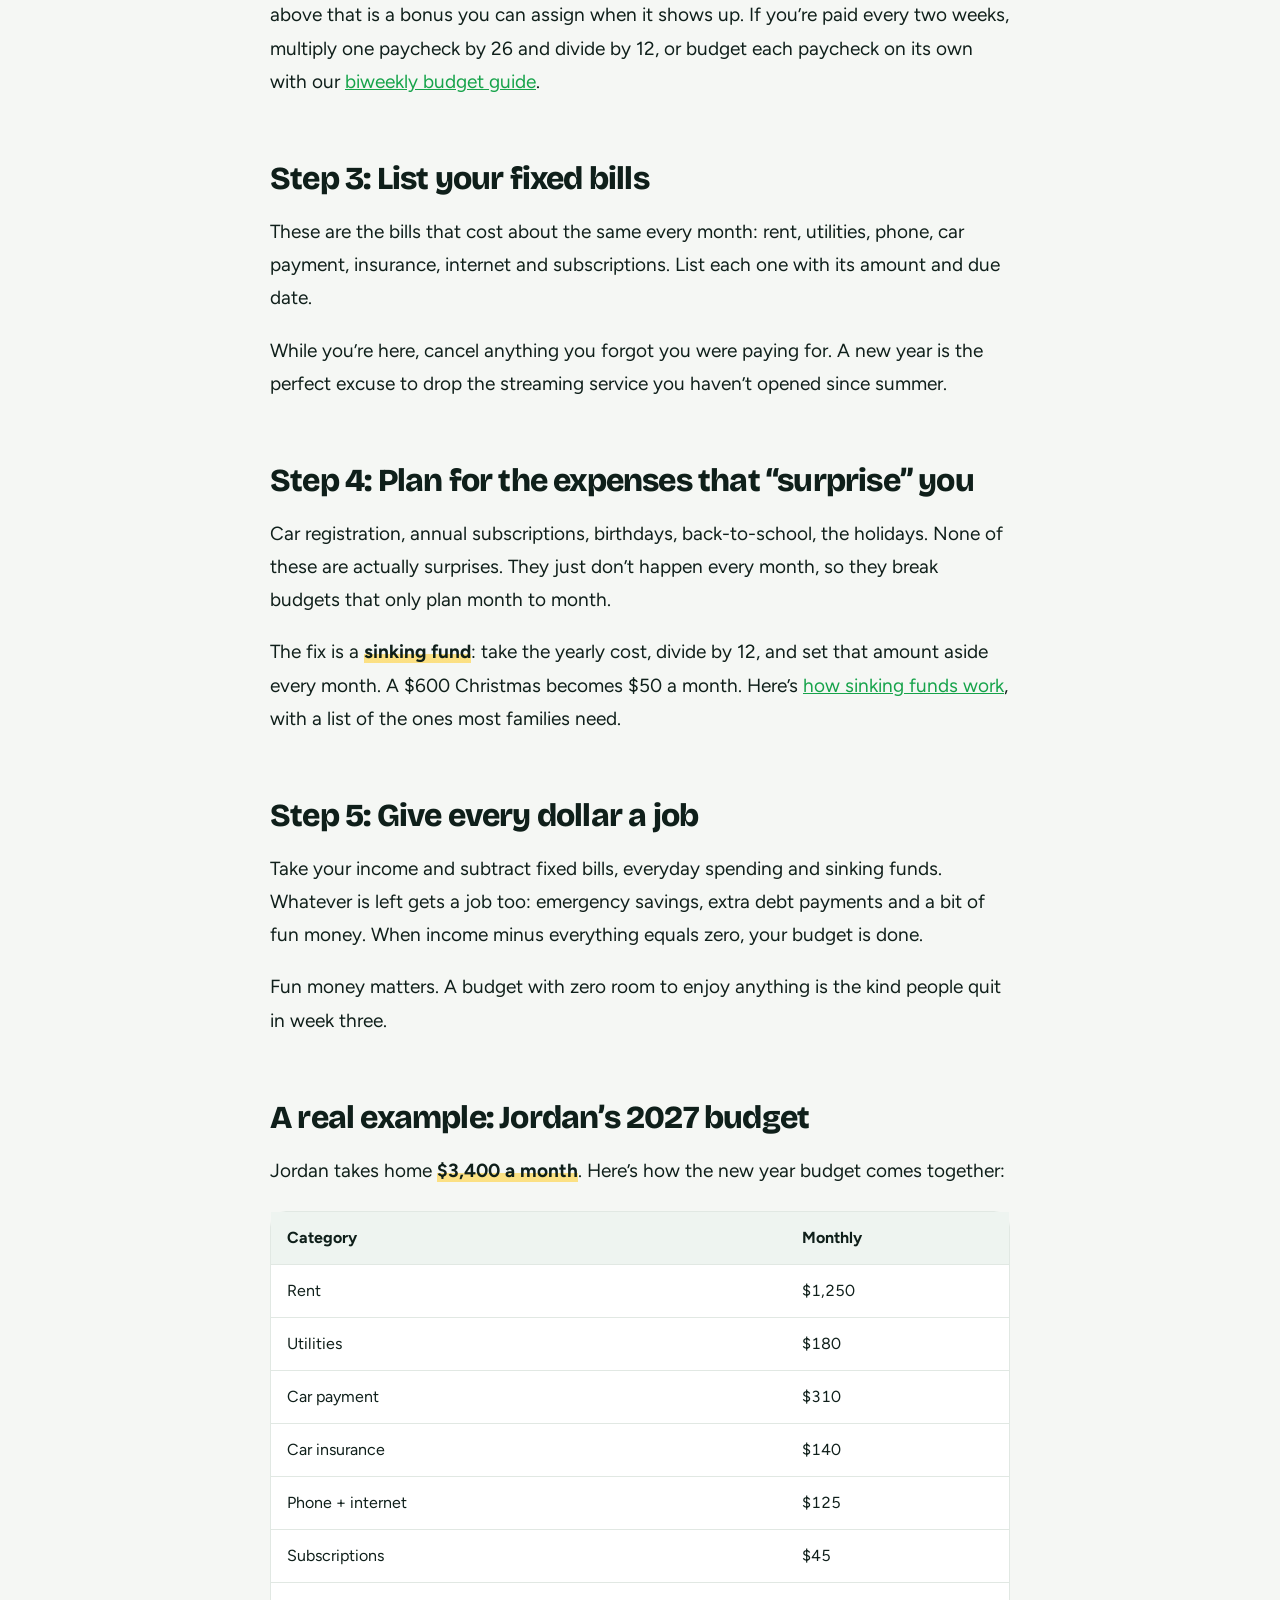
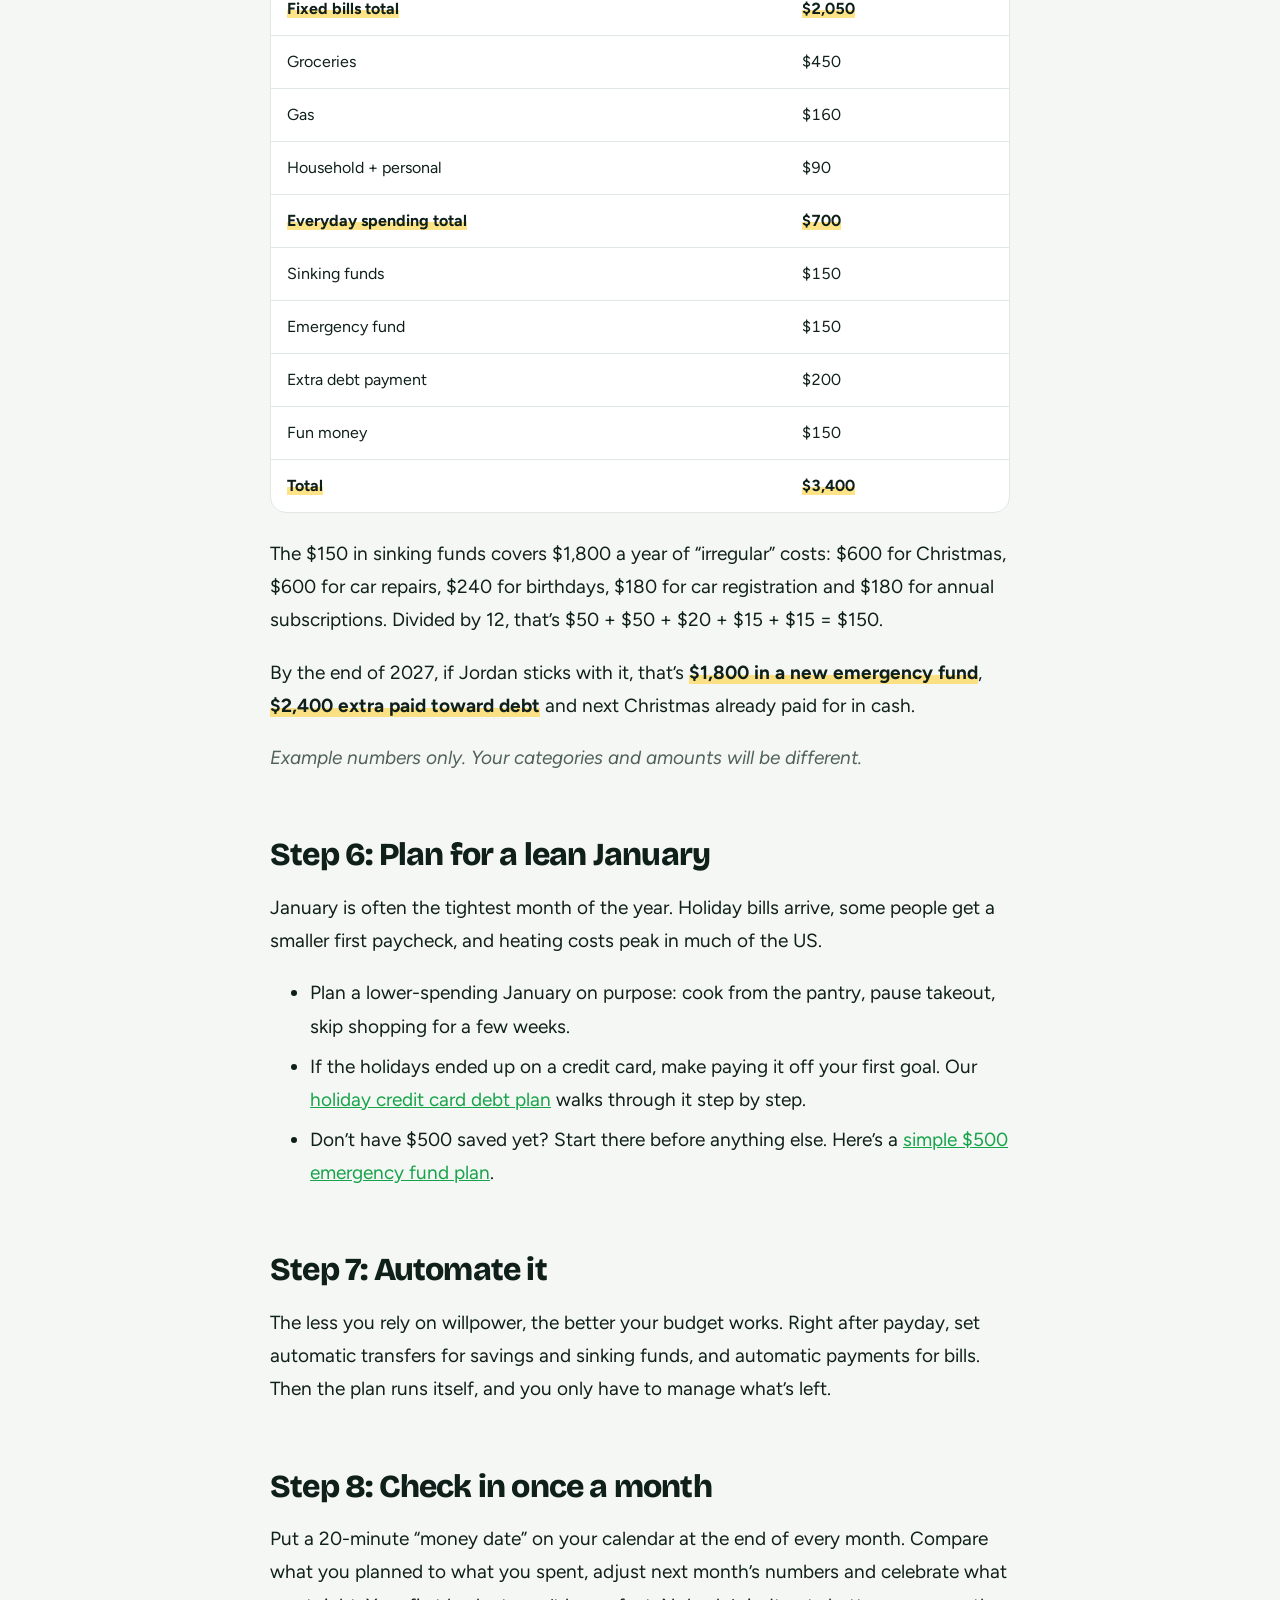
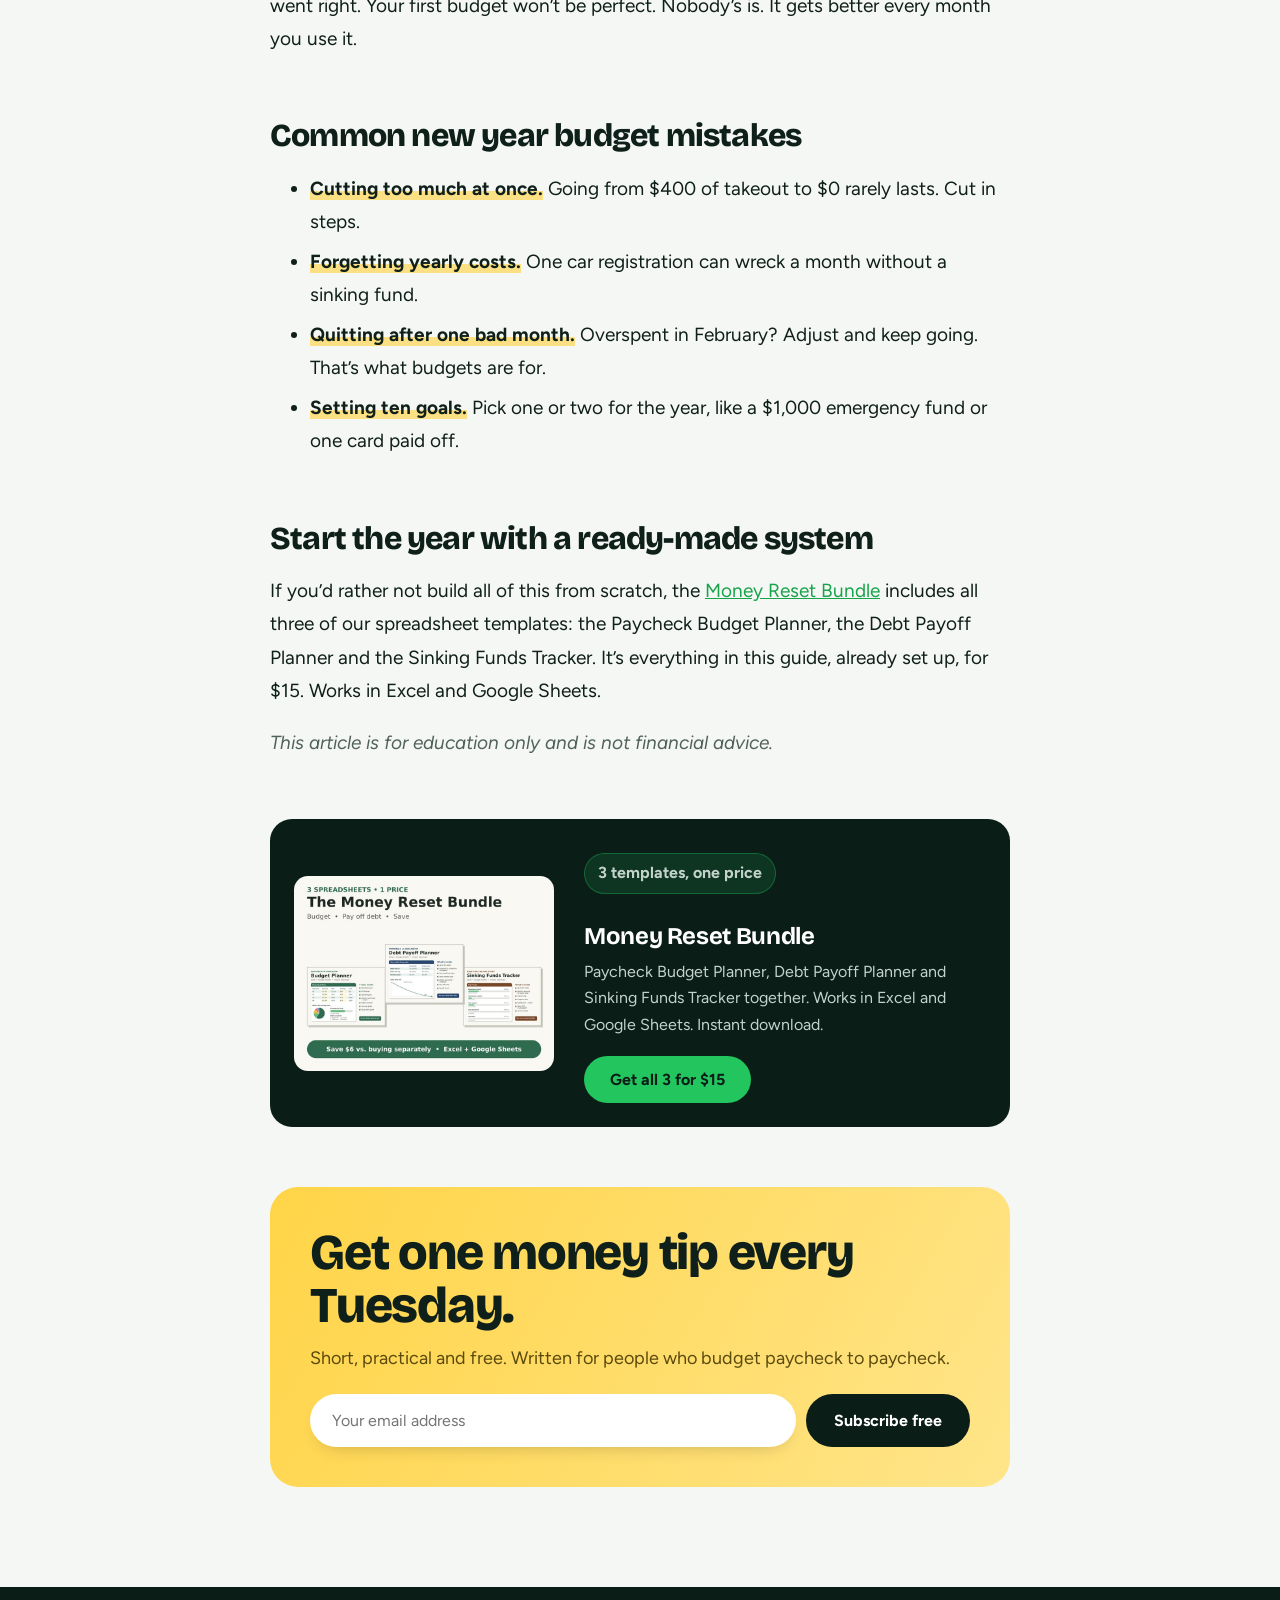
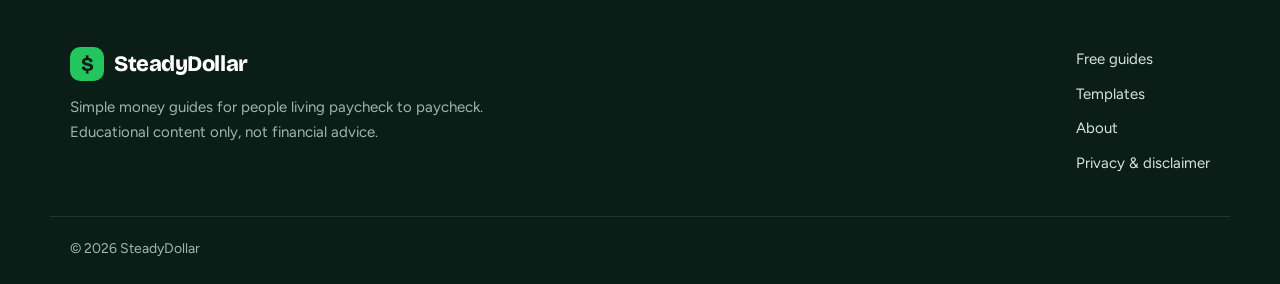
<file: how-to-make-a-new-year-budget/index.html>
<!doctype html>
<html lang="en">
<head>
<meta charset="utf-8">
<meta name="viewport" content="width=device-width, initial-scale=1">
<meta name="p:domain_verify" content="625e8ea63bbca6a0e2b48d6e414d4ba8"/>
<title>How to Make a New Year Budget (A Simple 2027 Money Reset) | SteadyDollar</title>
<meta name="description" content="Build a budget for the new year in about an hour: look back at real spending, plan for yearly costs, give every dollar a job and start January calm. Real example inside.">
<link rel="canonical" href="https://steadydollar.github.io/how-to-make-a-new-year-budget/">
<meta property="og:title" content="How to Make a New Year Budget (A Simple 2027 Money Reset) | SteadyDollar">
<meta property="og:description" content="Build a budget for the new year in about an hour: look back at real spending, plan for yearly costs, give every dollar a job and start January calm. Real example inside.">
<meta property="og:type" content="website">
<meta property="og:image" content="https://steadydollar.github.io/video/poster.jpg">
<meta name="theme-color" content="#0b1d17">
<link rel="icon" href="data:image/svg+xml,<svg xmlns='http://www.w3.org/2000/svg' viewBox='0 0 32 32'><rect width='32' height='32' rx='8' fill='%2322c55e'/><text x='16' y='23' font-size='20' text-anchor='middle' fill='%230b1d17' font-family='Arial' font-weight='bold'>$</text></svg>">
<link rel="preconnect" href="https://fonts.googleapis.com"><link rel="preconnect" href="https://fonts.gstatic.com" crossorigin><link href="https://fonts.googleapis.com/css2?family=Bricolage+Grotesque:opsz,wght@12..96,500..800&family=Figtree:ital,wght@0,400;0,600;0,700;1,400&display=swap" rel="stylesheet">
<link rel="stylesheet" href="../style.css">
</head>
<body class="article">
<header class="top"><div class="wrap">
<a class="logo" href="../"><span class="mark">$</span>SteadyDollar</a>
<nav><a href="../#guides">Free guides</a><a href="../#templates">Templates</a><a href="#newsletter">Newsletter</a></nav>
<a class="btn btn-sm" href="../#templates">Shop templates</a>
</div></header>
<main>
<div class="progress"></div>
<header class="post-hero"><div class="wrap narrow">
<a class="back" href="../#guides">&larr; All free guides</a>
<p class="meta"><span class="tag t-budget">💵 Budgeting</span><span>6 min read</span><span>Nov 24, 2026</span></p>
<h1>How to Make a New Year Budget (A Simple 2027 Money Reset)</h1>
<p class="lede">Build a budget for the new year in about an hour: look back at real spending, plan for yearly costs, give every dollar a job and start January calm. Real example inside.</p>
</div></header>
<article class="wrap narrow">
<div class="prose">
<p>January gets all the attention, but the best time to build next year’s budget is right now, before the holidays end and the new year starts. You still remember what this year cost you, and you have a few weeks to set things up so January 1 feels calm instead of chaotic.</p>
<p>You don’t need a finance degree or a fancy app. You need about an hour, your last few bank statements and a willingness to be honest with the numbers. Here’s a simple way to build a new year budget that actually holds up past February.</p>
<h2 id="step-1-look-back-before-you-look-ahead">Step 1: Look back before you look ahead</h2>
<p>Most budgets fail because they’re based on what we <em>wish</em> we spent, not what we actually spend. So start with the truth.</p>
<ul>
<li>Open your bank and card apps and pull up the last <strong>three months</strong> of spending.</li>
<li>Add up what went to groceries, gas, eating out, shopping and everything else.</li>
<li>Divide each total by three to get a realistic monthly average.</li>
</ul>
<p>If you spent $540 a month on groceries, don’t write $300 in your new budget and hope for the best. Write $540, then look for ways to bring it down slowly. Our <a href="../how-to-save-money-on-groceries/">grocery savings guide</a> has easy places to start.</p>
<h2 id="step-2-write-down-your-real-take-home-pay">Step 2: Write down your real take-home pay</h2>
<p>Use the amount that actually lands in your bank account, after taxes, insurance and retirement. Not your salary.</p>
<p>If your pay changes from month to month, use your <strong>lowest</strong> normal month. Anything above that is a bonus you can assign when it shows up. If you’re paid every two weeks, multiply one paycheck by 26 and divide by 12, or budget each paycheck on its own with our <a href="../how-to-make-a-biweekly-budget/">biweekly budget guide</a>.</p>
<h2 id="step-3-list-your-fixed-bills">Step 3: List your fixed bills</h2>
<p>These are the bills that cost about the same every month: rent, utilities, phone, car payment, insurance, internet and subscriptions. List each one with its amount and due date.</p>
<p>While you’re here, cancel anything you forgot you were paying for. A new year is the perfect excuse to drop the streaming service you haven’t opened since summer.</p>
<h2 id="step-4-plan-for-the-expenses-that-surprise-you">Step 4: Plan for the expenses that “surprise” you</h2>
<p>Car registration, annual subscriptions, birthdays, back-to-school, the holidays. None of these are actually surprises. They just don’t happen every month, so they break budgets that only plan month to month.</p>
<p>The fix is a <strong>sinking fund</strong>: take the yearly cost, divide by 12, and set that amount aside every month. A $600 Christmas becomes $50 a month. Here’s <a href="../what-are-sinking-funds/">how sinking funds work</a>, with a list of the ones most families need.</p>
<h2 id="step-5-give-every-dollar-a-job">Step 5: Give every dollar a job</h2>
<p>Take your income and subtract fixed bills, everyday spending and sinking funds. Whatever is left gets a job too: emergency savings, extra debt payments and a bit of fun money. When income minus everything equals zero, your budget is done.</p>
<p>Fun money matters. A budget with zero room to enjoy anything is the kind people quit in week three.</p>
<h2 id="a-real-example-jordans-2027-budget">A real example: Jordan’s 2027 budget</h2>
<p>Jordan takes home <strong>$3,400 a month</strong>. Here’s how the new year budget comes together:</p>
<table>
<thead>
<tr class="header"><th>Category</th><th>Monthly</th></tr>
</thead>
<tbody>
<tr class="odd"><td>Rent</td><td>$1,250</td></tr>
<tr class="even"><td>Utilities</td><td>$180</td></tr>
<tr class="odd"><td>Car payment</td><td>$310</td></tr>
<tr class="even"><td>Car insurance</td><td>$140</td></tr>
<tr class="odd"><td>Phone + internet</td><td>$125</td></tr>
<tr class="even"><td>Subscriptions</td><td>$45</td></tr>
<tr class="odd"><td><strong>Fixed bills total</strong></td><td><strong>$2,050</strong></td></tr>
<tr class="even"><td>Groceries</td><td>$450</td></tr>
<tr class="odd"><td>Gas</td><td>$160</td></tr>
<tr class="even"><td>Household + personal</td><td>$90</td></tr>
<tr class="odd"><td><strong>Everyday spending total</strong></td><td><strong>$700</strong></td></tr>
<tr class="even"><td>Sinking funds</td><td>$150</td></tr>
<tr class="odd"><td>Emergency fund</td><td>$150</td></tr>
<tr class="even"><td>Extra debt payment</td><td>$200</td></tr>
<tr class="odd"><td>Fun money</td><td>$150</td></tr>
<tr class="even"><td><strong>Total</strong></td><td><strong>$3,400</strong></td></tr>
</tbody>
</table>
<p>The $150 in sinking funds covers $1,800 a year of “irregular” costs: $600 for Christmas, $600 for car repairs, $240 for birthdays, $180 for car registration and $180 for annual subscriptions. Divided by 12, that’s $50 + $50 + $20 + $15 + $15 = $150.</p>
<p>By the end of 2027, if Jordan sticks with it, that’s <strong>$1,800 in a new emergency fund</strong>, <strong>$2,400 extra paid toward debt</strong> and next Christmas already paid for in cash.</p>
<p><em>Example numbers only. Your categories and amounts will be different.</em></p>
<h2 id="step-6-plan-for-a-lean-january">Step 6: Plan for a lean January</h2>
<p>January is often the tightest month of the year. Holiday bills arrive, some people get a smaller first paycheck, and heating costs peak in much of the US.</p>
<ul>
<li>Plan a lower-spending January on purpose: cook from the pantry, pause takeout, skip shopping for a few weeks.</li>
<li>If the holidays ended up on a credit card, make paying it off your first goal. Our <a href="../how-to-pay-off-holiday-credit-card-debt/">holiday credit card debt plan</a> walks through it step by step.</li>
<li>Don’t have $500 saved yet? Start there before anything else. Here’s a <a href="../how-to-build-a-500-emergency-fund/">simple $500 emergency fund plan</a>.</li>
</ul>
<h2 id="step-7-automate-it">Step 7: Automate it</h2>
<p>The less you rely on willpower, the better your budget works. Right after payday, set automatic transfers for savings and sinking funds, and automatic payments for bills. Then the plan runs itself, and you only have to manage what’s left.</p>
<h2 id="step-8-check-in-once-a-month">Step 8: Check in once a month</h2>
<p>Put a 20-minute “money date” on your calendar at the end of every month. Compare what you planned to what you spent, adjust next month’s numbers and celebrate what went right. Your first budget won’t be perfect. Nobody’s is. It gets better every month you use it.</p>
<h2 id="common-new-year-budget-mistakes">Common new year budget mistakes</h2>
<ul>
<li><strong>Cutting too much at once.</strong> Going from $400 of takeout to $0 rarely lasts. Cut in steps.</li>
<li><strong>Forgetting yearly costs.</strong> One car registration can wreck a month without a sinking fund.</li>
<li><strong>Quitting after one bad month.</strong> Overspent in February? Adjust and keep going. That’s what budgets are for.</li>
<li><strong>Setting ten goals.</strong> Pick one or two for the year, like a $1,000 emergency fund or one card paid off.</li>
</ul>
<h2 id="start-the-year-with-a-ready-made-system">Start the year with a ready-made system</h2>
<p>If you’d rather not build all of this from scratch, the <a href="https://payhip.com/b/bUGtw">Money Reset Bundle</a> includes all three of our spreadsheet templates: the Paycheck Budget Planner, the Debt Payoff Planner and the Sinking Funds Tracker. It’s everything in this guide, already set up, for $15. Works in Excel and Google Sheets.</p>
<p><em>This article is for education only and is not financial advice.</em></p>

</div>
<aside class="product" data-reveal>
<img src="../img/bundle.jpg" alt="Money Reset Bundle preview" width="800" height="600" loading="lazy">
<div>
<p class="pill">3 templates, one price</p>
<h3>Money Reset Bundle</h3>
<p>Paycheck Budget Planner, Debt Payoff Planner and Sinking Funds Tracker together. Works in Excel and Google Sheets. Instant download.</p>
<a class="btn" href="https://payhip.com/b/bUGtw">Get all 3 for $15</a>
</div>
</aside>
<section class="signup" id="newsletter" data-reveal>
<div><h2>Get one money tip every Tuesday.</h2><p>Short, practical and free. Written for people who budget paycheck to paycheck.</p></div>
<form action="https://app.kit.com/forms/10091417/subscriptions" method="post">
<label class="sr" for="em">Email address</label>
<input id="em" type="email" name="email_address" placeholder="Your email address" required>
<button class="btn btn-dark" type="submit">Subscribe free</button>
</form>
</section>
</article>
</main>
<footer><div class="wrap">
<div><a class="logo" href="../"><span class="mark">$</span>SteadyDollar</a>
<p>Simple money guides for people living paycheck to paycheck.<br>Educational content only, not financial advice.</p></div>
<div class="flinks"><a href="../#guides">Free guides</a><a href="../#templates">Templates</a><a href="../about/">About</a><a href="../privacy/">Privacy &amp; disclaimer</a></div>
</div><p class="wrap copy">&copy; 2026 SteadyDollar</p></footer>
<script>
(function(){
  var top=document.querySelector('.top');
  addEventListener('scroll',function(){top.classList.toggle('scrolled',scrollY>10)},{passive:true});
  var bar=document.querySelector('.progress');
  if(bar){addEventListener('scroll',function(){var h=document.documentElement;bar.style.transform='scaleX('+(h.scrollTop/(h.scrollHeight-h.clientHeight))+')'},{passive:true});}
  var els=document.querySelectorAll('[data-reveal]');
  if(!('IntersectionObserver' in window)){els.forEach(function(e){e.classList.add('in')});return;}
  var io=new IntersectionObserver(function(es){es.forEach(function(e){if(e.isIntersecting){e.target.classList.add('in');io.unobserve(e.target);}})},{rootMargin:'0px 0px -8% 0px'});
  els.forEach(function(e){io.observe(e)});
})();
</script>
</body>
</html>
</file>
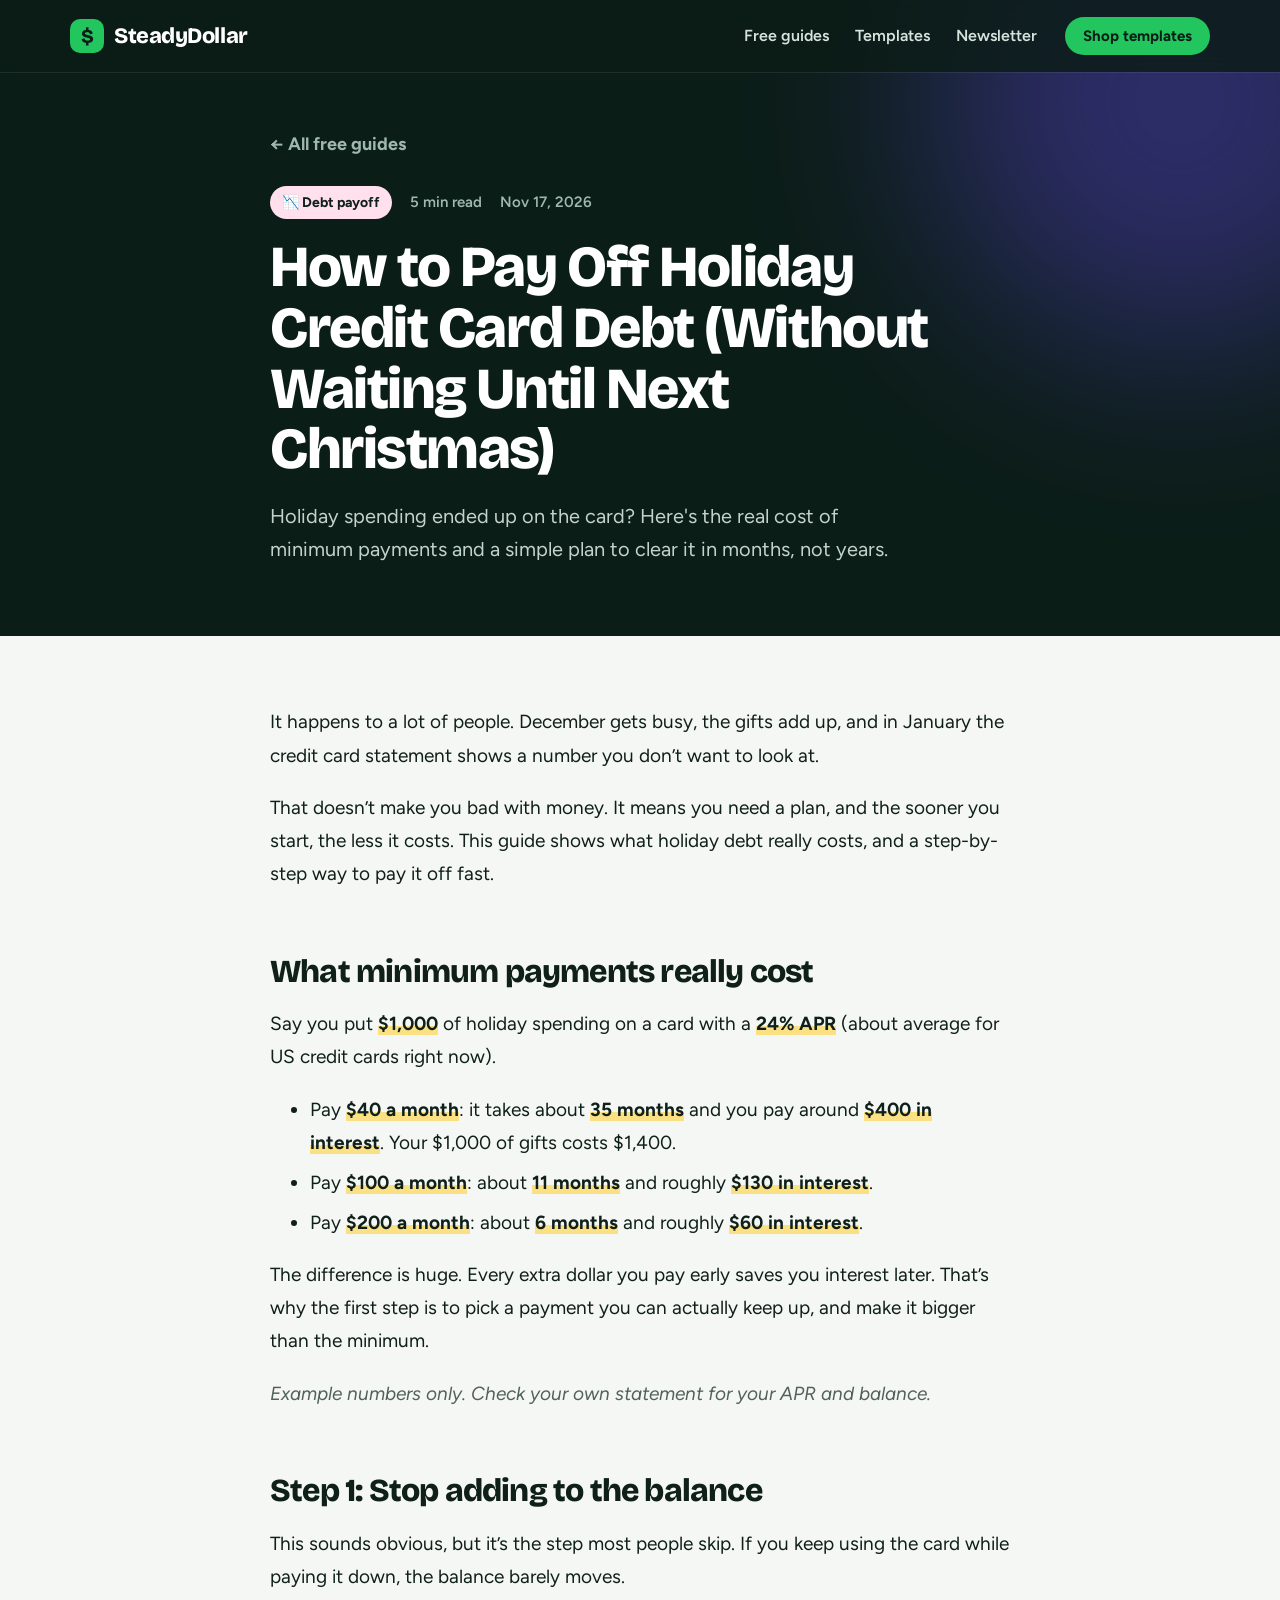
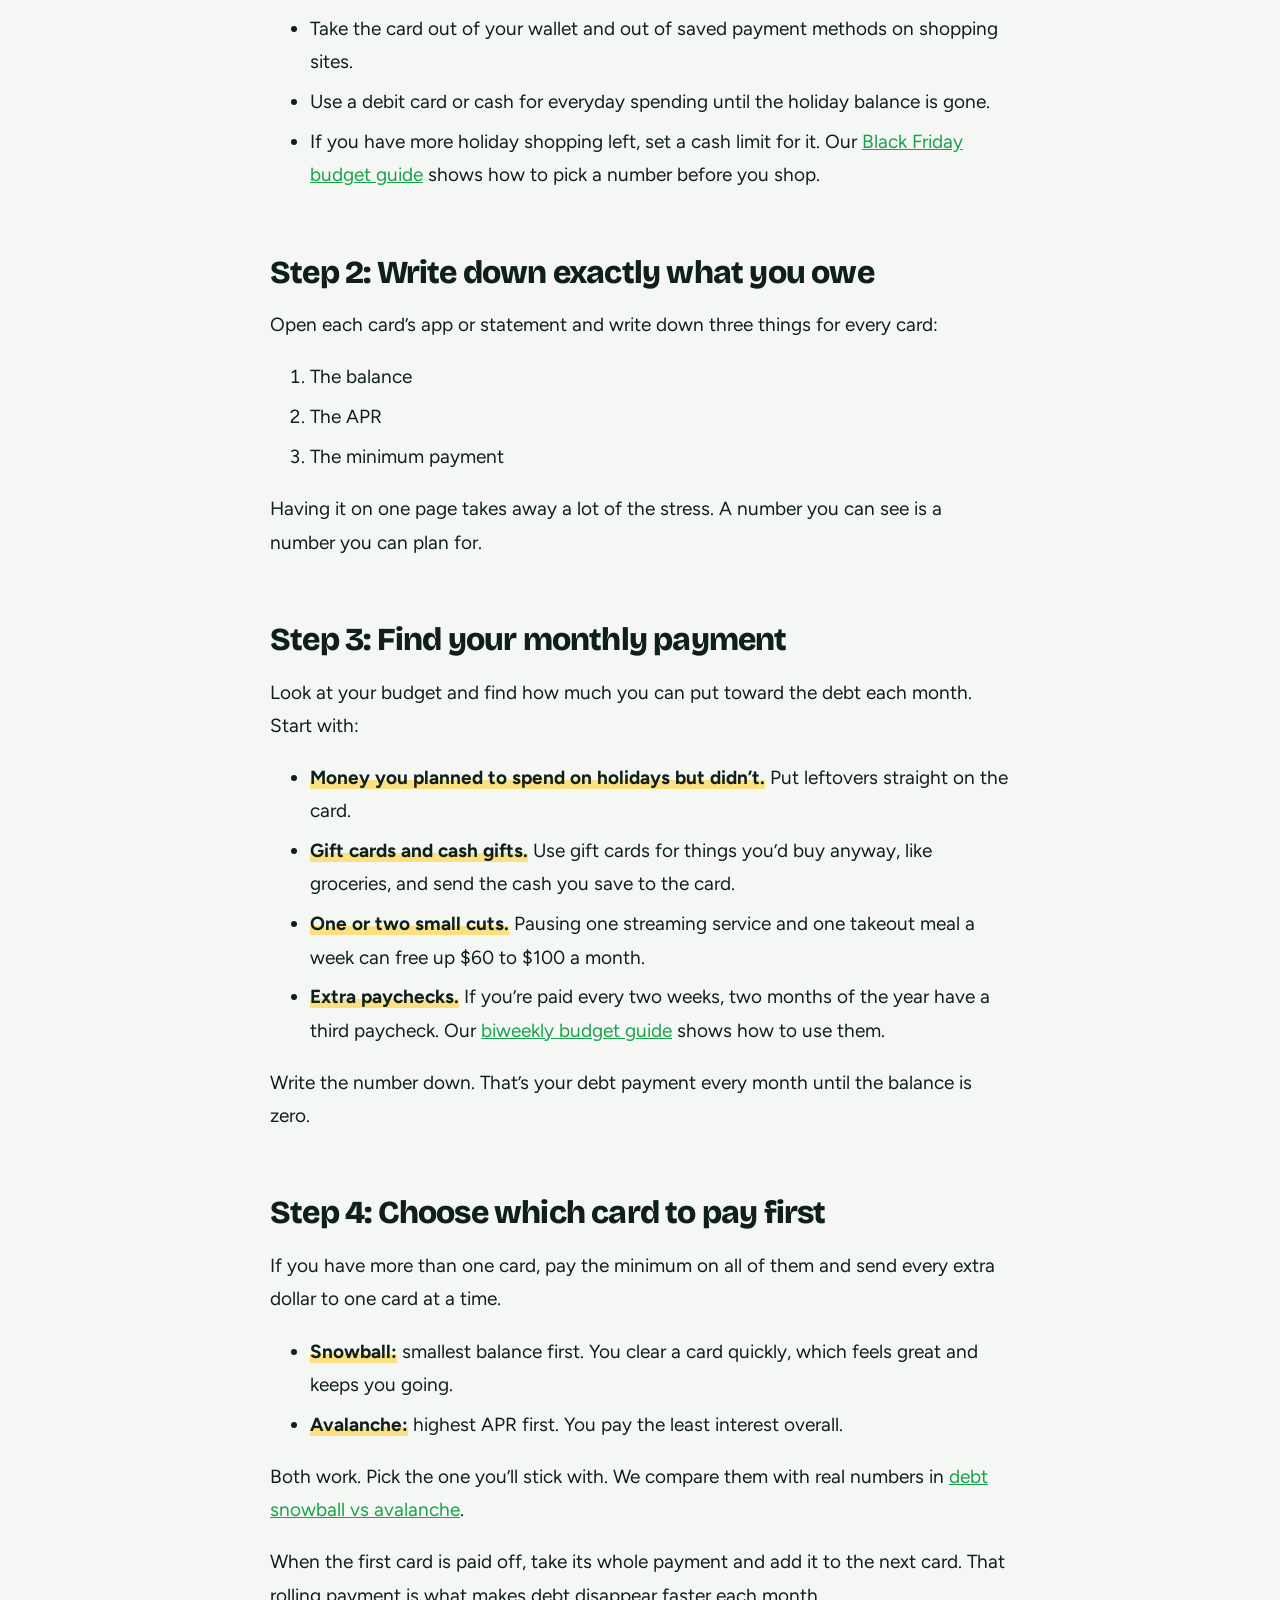
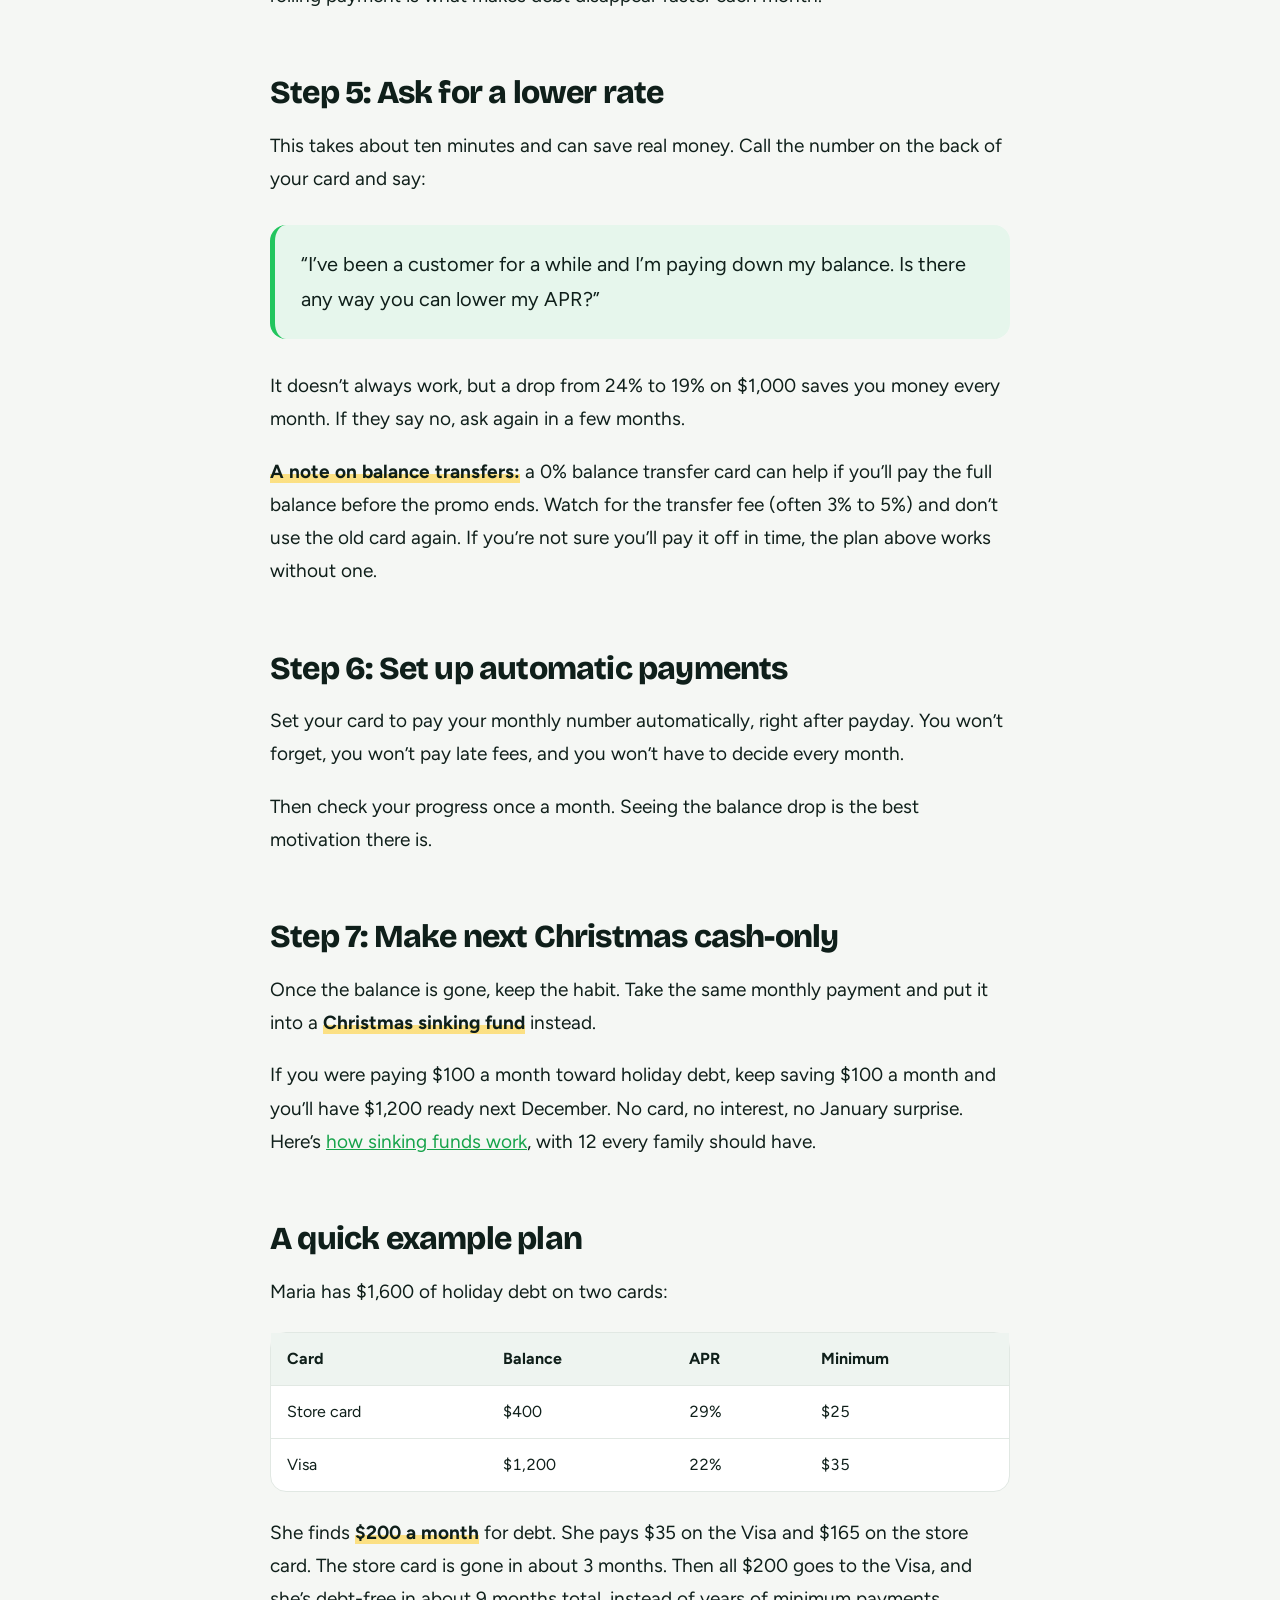
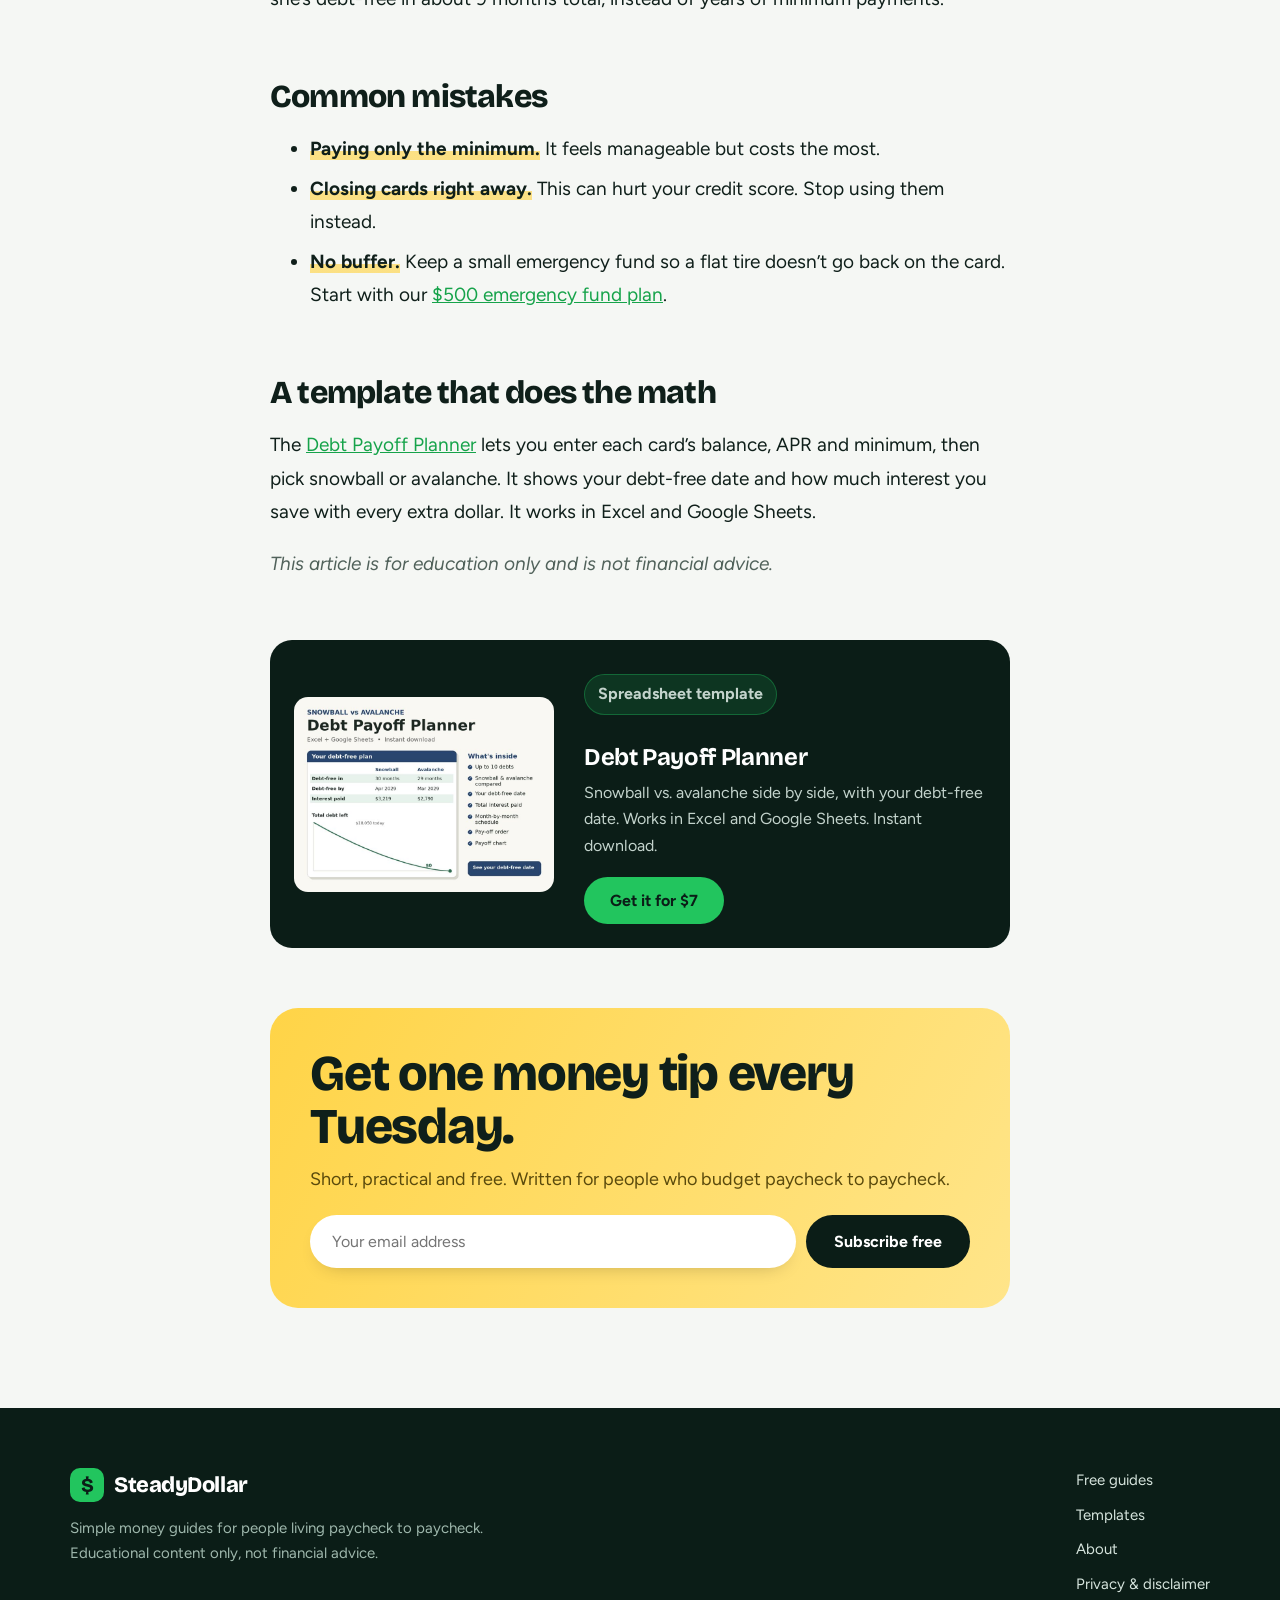
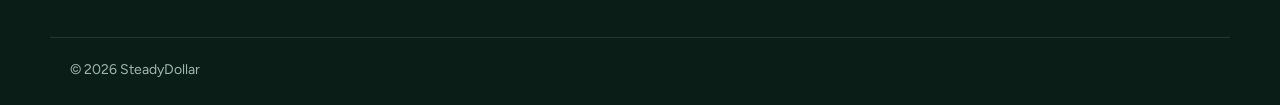
<file: how-to-pay-off-holiday-credit-card-debt/index.html>
<!doctype html>
<html lang="en">
<head>
<meta charset="utf-8">
<meta name="viewport" content="width=device-width, initial-scale=1">
<meta name="p:domain_verify" content="625e8ea63bbca6a0e2b48d6e414d4ba8"/>
<title>How to Pay Off Holiday Credit Card Debt (Without Waiting Until Next Christmas) | SteadyDollar</title>
<meta name="description" content="Holiday spending ended up on the card? Here&#x27;s the real cost of minimum payments and a simple plan to clear it in months, not years.">
<link rel="canonical" href="https://steadydollar.github.io/how-to-pay-off-holiday-credit-card-debt/">
<meta property="og:title" content="How to Pay Off Holiday Credit Card Debt (Without Waiting Until Next Christmas) | SteadyDollar">
<meta property="og:description" content="Holiday spending ended up on the card? Here&#x27;s the real cost of minimum payments and a simple plan to clear it in months, not years.">
<meta property="og:type" content="website">
<meta property="og:image" content="https://steadydollar.github.io/video/poster.jpg">
<meta name="theme-color" content="#0b1d17">
<link rel="icon" href="data:image/svg+xml,<svg xmlns='http://www.w3.org/2000/svg' viewBox='0 0 32 32'><rect width='32' height='32' rx='8' fill='%2322c55e'/><text x='16' y='23' font-size='20' text-anchor='middle' fill='%230b1d17' font-family='Arial' font-weight='bold'>$</text></svg>">
<link rel="preconnect" href="https://fonts.googleapis.com"><link rel="preconnect" href="https://fonts.gstatic.com" crossorigin><link href="https://fonts.googleapis.com/css2?family=Bricolage+Grotesque:opsz,wght@12..96,500..800&family=Figtree:ital,wght@0,400;0,600;0,700;1,400&display=swap" rel="stylesheet">
<link rel="stylesheet" href="../style.css">
</head>
<body class="article">
<header class="top"><div class="wrap">
<a class="logo" href="../"><span class="mark">$</span>SteadyDollar</a>
<nav><a href="../#guides">Free guides</a><a href="../#templates">Templates</a><a href="#newsletter">Newsletter</a></nav>
<a class="btn btn-sm" href="../#templates">Shop templates</a>
</div></header>
<main>
<div class="progress"></div>
<header class="post-hero"><div class="wrap narrow">
<a class="back" href="../#guides">&larr; All free guides</a>
<p class="meta"><span class="tag t-debt">📉 Debt payoff</span><span>5 min read</span><span>Nov 17, 2026</span></p>
<h1>How to Pay Off Holiday Credit Card Debt (Without Waiting Until Next Christmas)</h1>
<p class="lede">Holiday spending ended up on the card? Here&#x27;s the real cost of minimum payments and a simple plan to clear it in months, not years.</p>
</div></header>
<article class="wrap narrow">
<div class="prose">
<p>It happens to a lot of people. December gets busy, the gifts add up,
and in January the credit card statement shows a number you don’t want
to look at.</p>
<p>That doesn’t make you bad with money. It means you need a plan, and
the sooner you start, the less it costs. This guide shows what holiday
debt really costs, and a step-by-step way to pay it off fast.</p>
<h2 id="what-minimum-payments-really-cost">What minimum payments really
cost</h2>
<p>Say you put <strong>$1,000</strong> of holiday spending on a card
with a <strong>24% APR</strong> (about average for US credit cards right
now).</p>
<ul>
<li>Pay <strong>$40 a month</strong>: it takes about <strong>35
months</strong> and you pay around <strong>$400 in interest</strong>.
Your $1,000 of gifts costs $1,400.</li>
<li>Pay <strong>$100 a month</strong>: about <strong>11 months</strong>
and roughly <strong>$130 in interest</strong>.</li>
<li>Pay <strong>$200 a month</strong>: about <strong>6 months</strong>
and roughly <strong>$60 in interest</strong>.</li>
</ul>
<p>The difference is huge. Every extra dollar you pay early saves you
interest later. That’s why the first step is to pick a payment you can
actually keep up, and make it bigger than the minimum.</p>
<p><em>Example numbers only. Check your own statement for your APR and
balance.</em></p>
<h2 id="step-1-stop-adding-to-the-balance">Step 1: Stop adding to the
balance</h2>
<p>This sounds obvious, but it’s the step most people skip. If you keep
using the card while paying it down, the balance barely moves.</p>
<ul>
<li>Take the card out of your wallet and out of saved payment methods on
shopping sites.</li>
<li>Use a debit card or cash for everyday spending until the holiday
balance is gone.</li>
<li>If you have more holiday shopping left, set a cash limit for it. Our
<a href="../how-to-budget-for-black-friday/">Black Friday budget
guide</a> shows how to pick a number before you shop.</li>
</ul>
<h2 id="step-2-write-down-exactly-what-you-owe">Step 2: Write down
exactly what you owe</h2>
<p>Open each card’s app or statement and write down three things for
every card:</p>
<ol type="1">
<li>The balance</li>
<li>The APR</li>
<li>The minimum payment</li>
</ol>
<p>Having it on one page takes away a lot of the stress. A number you
can see is a number you can plan for.</p>
<h2 id="step-3-find-your-monthly-payment">Step 3: Find your monthly
payment</h2>
<p>Look at your budget and find how much you can put toward the debt
each month. Start with:</p>
<ul>
<li><strong>Money you planned to spend on holidays but didn’t.</strong>
Put leftovers straight on the card.</li>
<li><strong>Gift cards and cash gifts.</strong> Use gift cards for
things you’d buy anyway, like groceries, and send the cash you save to
the card.</li>
<li><strong>One or two small cuts.</strong> Pausing one streaming
service and one takeout meal a week can free up $60 to $100 a
month.</li>
<li><strong>Extra paychecks.</strong> If you’re paid every two weeks,
two months of the year have a third paycheck. Our <a
href="../how-to-make-a-biweekly-budget/">biweekly budget guide</a> shows
how to use them.</li>
</ul>
<p>Write the number down. That’s your debt payment every month until the
balance is zero.</p>
<h2 id="step-4-choose-which-card-to-pay-first">Step 4: Choose which card
to pay first</h2>
<p>If you have more than one card, pay the minimum on all of them and
send every extra dollar to one card at a time.</p>
<ul>
<li><strong>Snowball:</strong> smallest balance first. You clear a card
quickly, which feels great and keeps you going.</li>
<li><strong>Avalanche:</strong> highest APR first. You pay the least
interest overall.</li>
</ul>
<p>Both work. Pick the one you’ll stick with. We compare them with real
numbers in <a href="../debt-snowball-vs-avalanche/">debt snowball vs
avalanche</a>.</p>
<p>When the first card is paid off, take its whole payment and add it to
the next card. That rolling payment is what makes debt disappear faster
each month.</p>
<h2 id="step-5-ask-for-a-lower-rate">Step 5: Ask for a lower rate</h2>
<p>This takes about ten minutes and can save real money. Call the number
on the back of your card and say:</p>
<blockquote>
<p>“I’ve been a customer for a while and I’m paying down my balance. Is
there any way you can lower my APR?”</p>
</blockquote>
<p>It doesn’t always work, but a drop from 24% to 19% on $1,000 saves
you money every month. If they say no, ask again in a few months.</p>
<p><strong>A note on balance transfers:</strong> a 0% balance transfer
card can help if you’ll pay the full balance before the promo ends.
Watch for the transfer fee (often 3% to 5%) and don’t use the old card
again. If you’re not sure you’ll pay it off in time, the plan above
works without one.</p>
<h2 id="step-6-set-up-automatic-payments">Step 6: Set up automatic
payments</h2>
<p>Set your card to pay your monthly number automatically, right after
payday. You won’t forget, you won’t pay late fees, and you won’t have to
decide every month.</p>
<p>Then check your progress once a month. Seeing the balance drop is the
best motivation there is.</p>
<h2 id="step-7-make-next-christmas-cash-only">Step 7: Make next
Christmas cash-only</h2>
<p>Once the balance is gone, keep the habit. Take the same monthly
payment and put it into a <strong>Christmas sinking fund</strong>
instead.</p>
<p>If you were paying $100 a month toward holiday debt, keep saving $100
a month and you’ll have $1,200 ready next December. No card, no
interest, no January surprise. Here’s <a
href="../what-are-sinking-funds/">how sinking funds work</a>, with 12
every family should have.</p>
<h2 id="a-quick-example-plan">A quick example plan</h2>
<p>Maria has $1,600 of holiday debt on two cards:</p>
<table>
<thead>
<tr class="header">
<th>Card</th>
<th>Balance</th>
<th>APR</th>
<th>Minimum</th>
</tr>
</thead>
<tbody>
<tr class="odd">
<td>Store card</td>
<td>$400</td>
<td>29%</td>
<td>$25</td>
</tr>
<tr class="even">
<td>Visa</td>
<td>$1,200</td>
<td>22%</td>
<td>$35</td>
</tr>
</tbody>
</table>
<p>She finds <strong>$200 a month</strong> for debt. She pays $35 on the
Visa and $165 on the store card. The store card is gone in about 3
months. Then all $200 goes to the Visa, and she’s debt-free in about 9
months total, instead of years of minimum payments.</p>
<h2 id="common-mistakes">Common mistakes</h2>
<ul>
<li><strong>Paying only the minimum.</strong> It feels manageable but
costs the most.</li>
<li><strong>Closing cards right away.</strong> This can hurt your credit
score. Stop using them instead.</li>
<li><strong>No buffer.</strong> Keep a small emergency fund so a flat
tire doesn’t go back on the card. Start with our <a
href="../how-to-build-a-500-emergency-fund/">$500 emergency fund
plan</a>.</li>
</ul>
<h2 id="a-template-that-does-the-math">A template that does the
math</h2>
<p>The <a href="https://payhip.com/b/AXEU5">Debt Payoff Planner</a> lets
you enter each card’s balance, APR and minimum, then pick snowball or
avalanche. It shows your debt-free date and how much interest you save
with every extra dollar. It works in Excel and Google Sheets.</p>
<p><em>This article is for education only and is not financial
advice.</em></p>

</div>
<aside class="product" data-reveal>
<img src="../img/debt.jpg" alt="Debt Payoff Planner preview" width="800" height="600" loading="lazy">
<div>
<p class="pill">Spreadsheet template</p>
<h3>Debt Payoff Planner</h3>
<p>Snowball vs. avalanche side by side, with your debt-free date. Works in Excel and Google Sheets. Instant download.</p>
<a class="btn" href="https://payhip.com/b/AXEU5">Get it for $7</a>
</div>
</aside>
<section class="signup" id="newsletter" data-reveal>
<div><h2>Get one money tip every Tuesday.</h2><p>Short, practical and free. Written for people who budget paycheck to paycheck.</p></div>
<form action="https://app.kit.com/forms/10091417/subscriptions" method="post">
<label class="sr" for="em">Email address</label>
<input id="em" type="email" name="email_address" placeholder="Your email address" required>
<button class="btn btn-dark" type="submit">Subscribe free</button>
</form>
</section>
</article>
</main>
<footer><div class="wrap">
<div><a class="logo" href="../"><span class="mark">$</span>SteadyDollar</a>
<p>Simple money guides for people living paycheck to paycheck.<br>Educational content only, not financial advice.</p></div>
<div class="flinks"><a href="../#guides">Free guides</a><a href="../#templates">Templates</a><a href="../about/">About</a><a href="../privacy/">Privacy &amp; disclaimer</a></div>
</div><p class="wrap copy">&copy; 2026 SteadyDollar</p></footer>
<script>
(function(){
  var top=document.querySelector('.top');
  addEventListener('scroll',function(){top.classList.toggle('scrolled',scrollY>10)},{passive:true});
  var bar=document.querySelector('.progress');
  if(bar){addEventListener('scroll',function(){var h=document.documentElement;bar.style.transform='scaleX('+(h.scrollTop/(h.scrollHeight-h.clientHeight))+')'},{passive:true});}
  var els=document.querySelectorAll('[data-reveal]');
  if(!('IntersectionObserver' in window)){els.forEach(function(e){e.classList.add('in')});return;}
  var io=new IntersectionObserver(function(es){es.forEach(function(e){if(e.isIntersecting){e.target.classList.add('in');io.unobserve(e.target);}})},{rootMargin:'0px 0px -8% 0px'});
  els.forEach(function(e){io.observe(e)});
})();
</script>
</body>
</html>
</file>
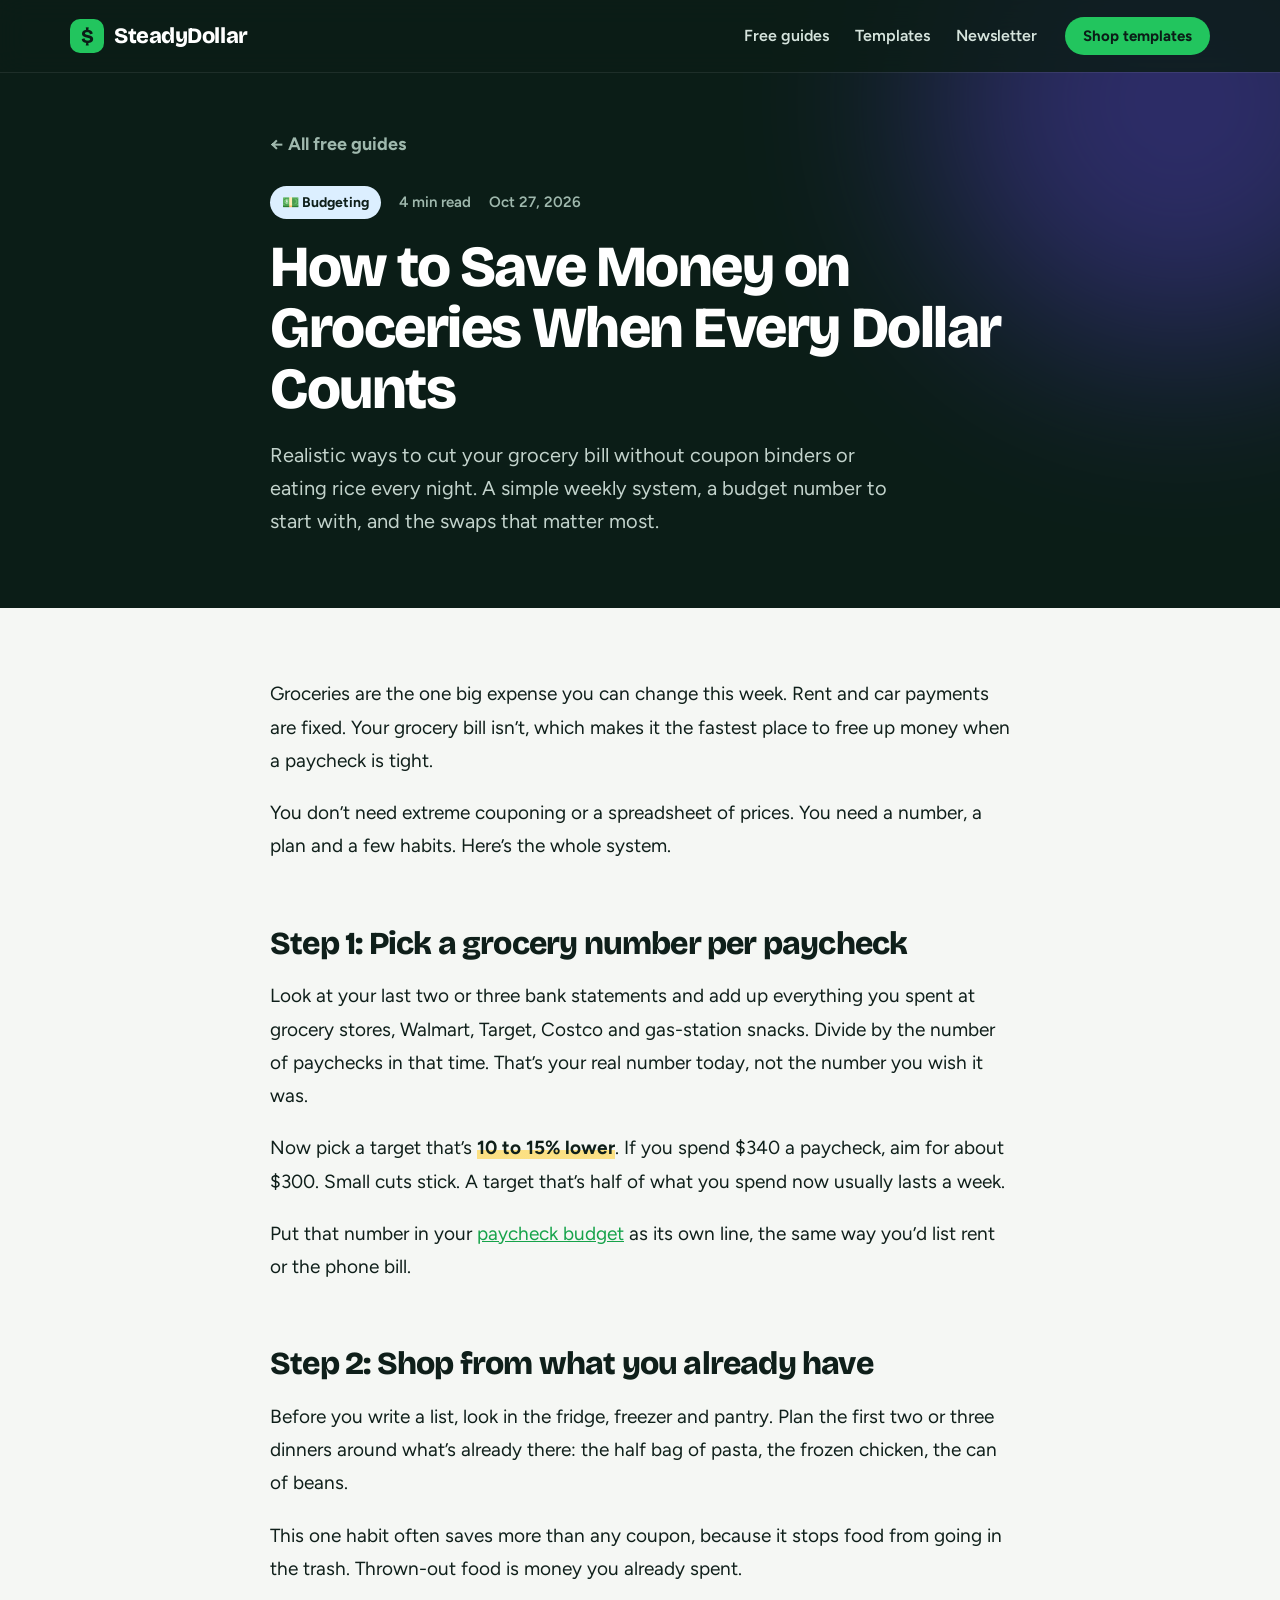
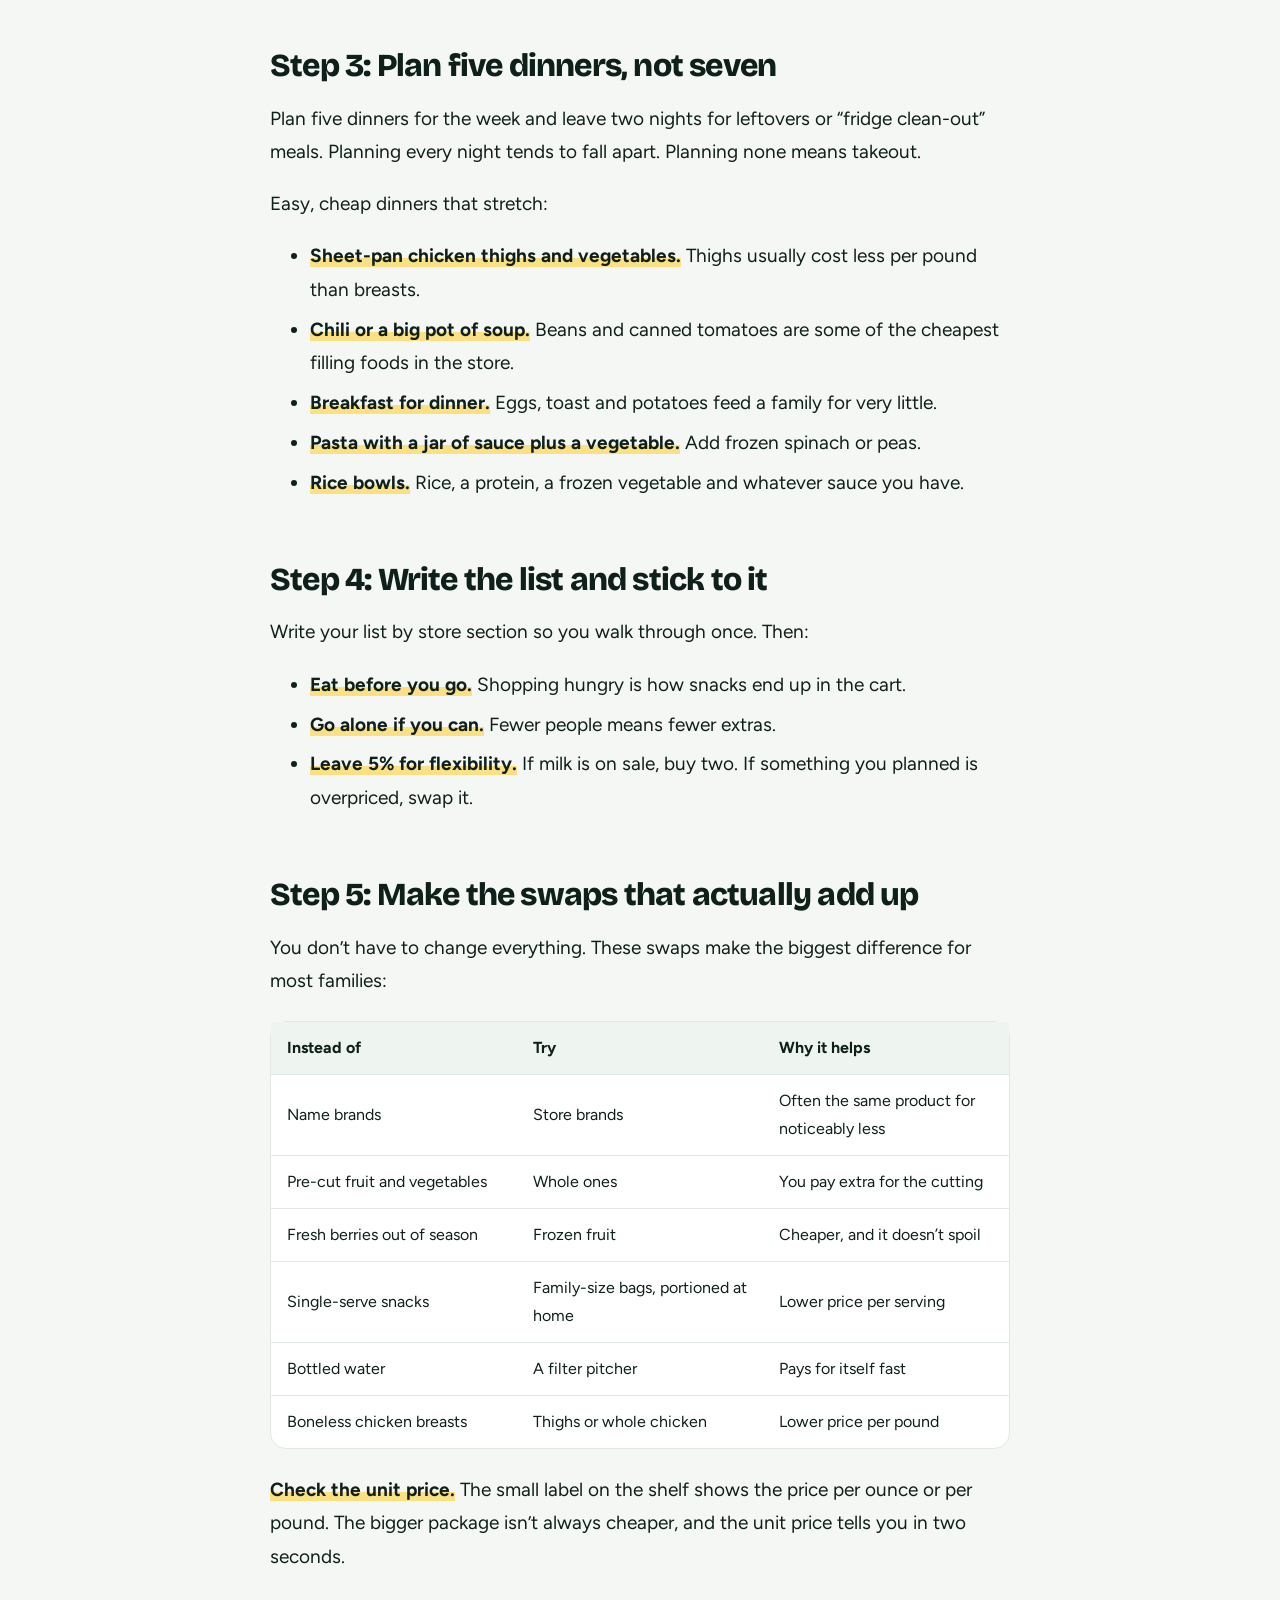
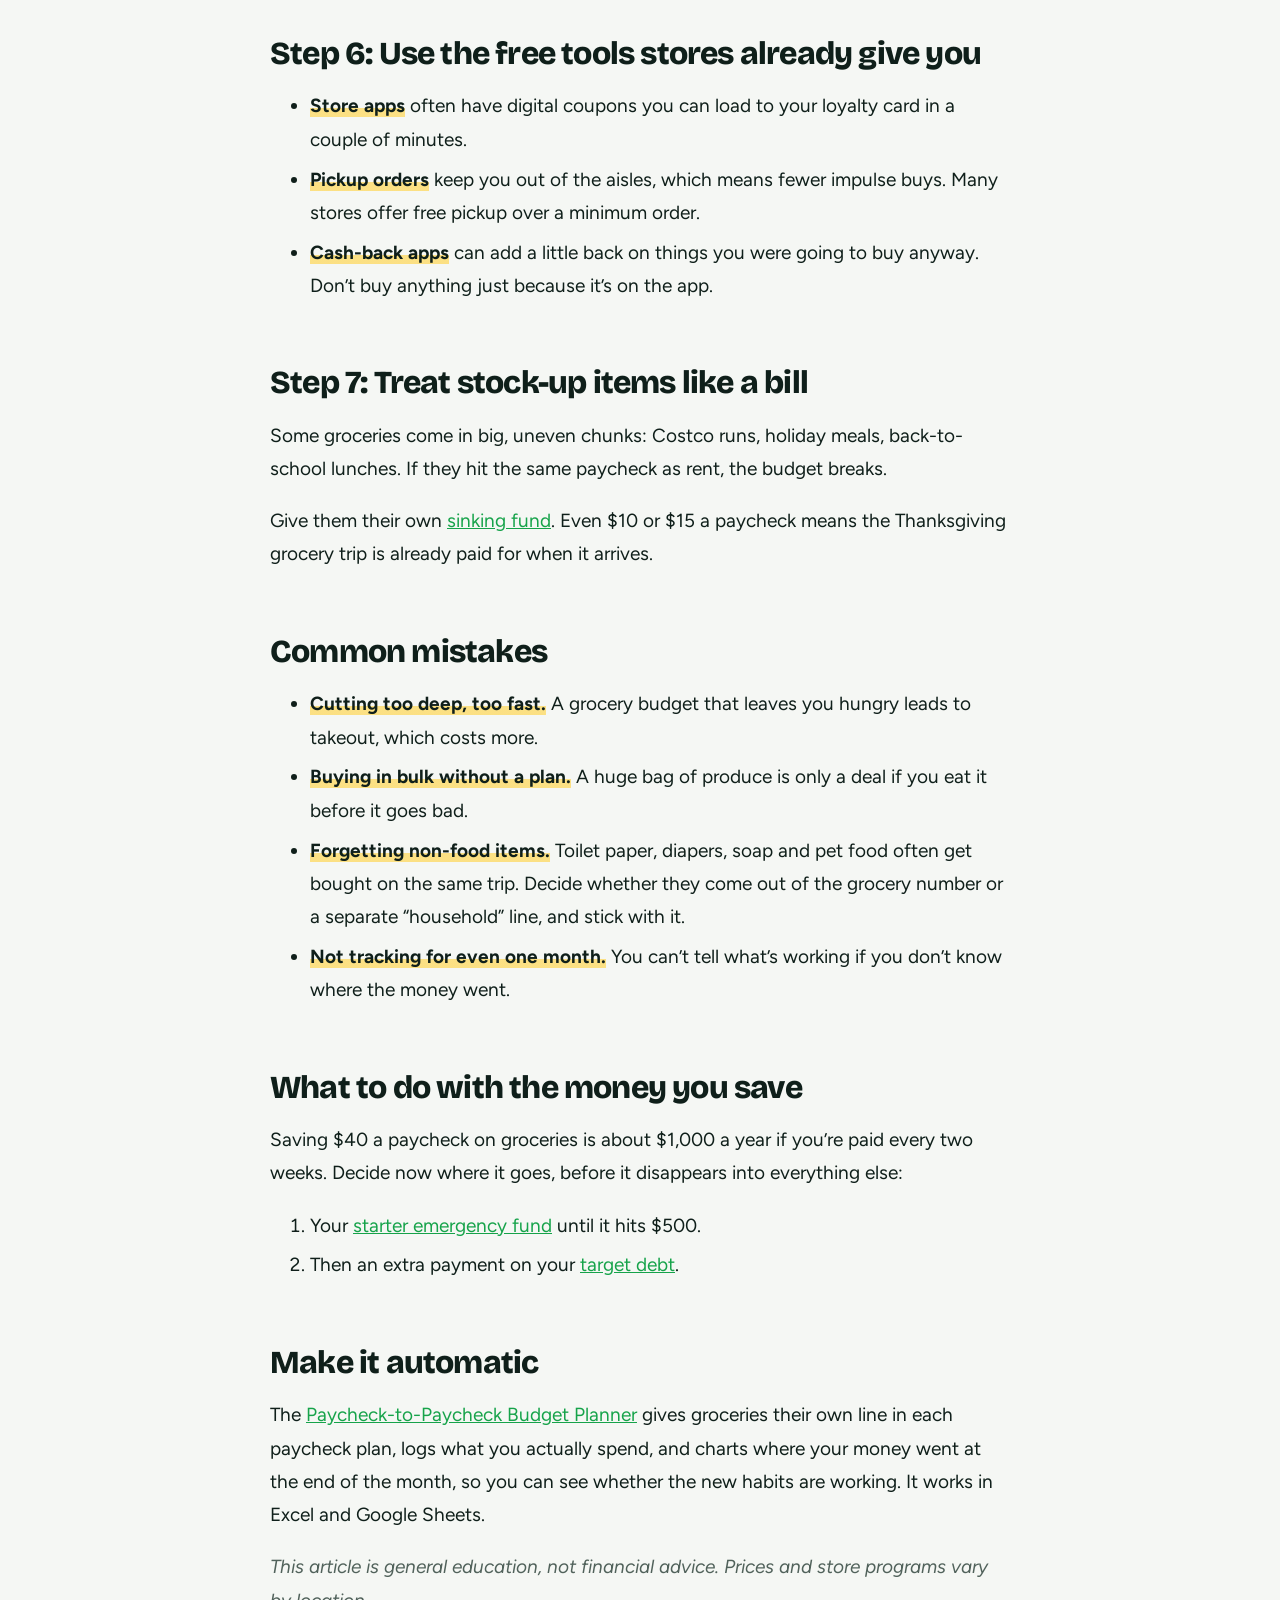
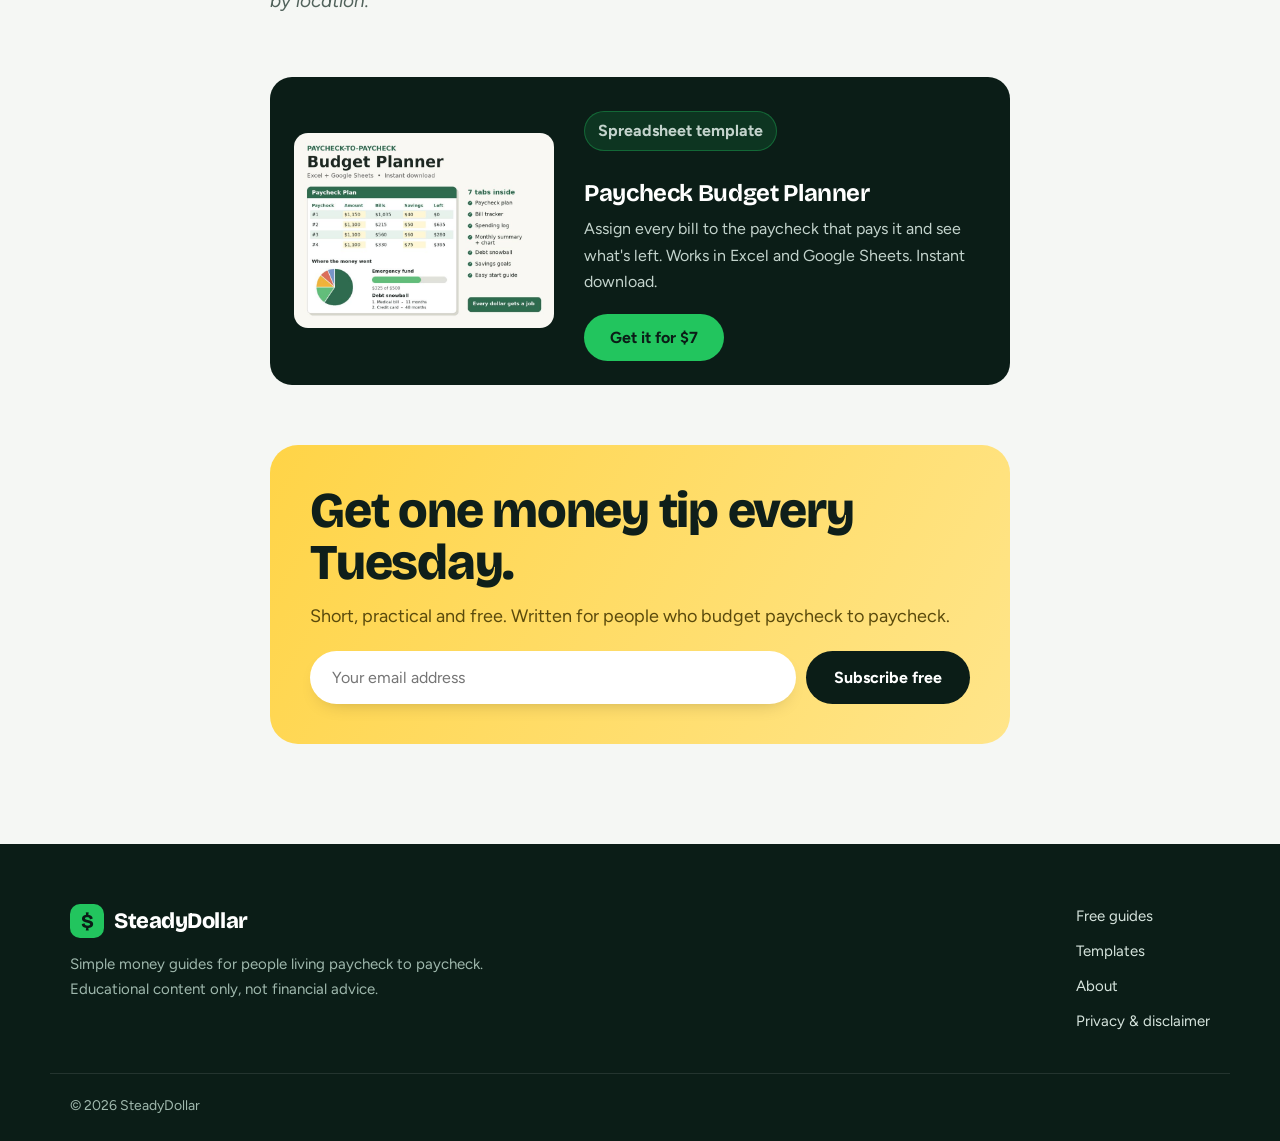
<file: how-to-save-money-on-groceries/index.html>
<!doctype html>
<html lang="en">
<head>
<meta charset="utf-8">
<meta name="viewport" content="width=device-width, initial-scale=1">
<meta name="p:domain_verify" content="625e8ea63bbca6a0e2b48d6e414d4ba8"/>
<title>How to Save Money on Groceries When Every Dollar Counts | SteadyDollar</title>
<meta name="description" content="Realistic ways to cut your grocery bill without coupon binders or eating rice every night. A simple weekly system, a budget number to start with, and the swaps that matter most.">
<link rel="canonical" href="https://steadydollar.github.io/how-to-save-money-on-groceries/">
<meta property="og:title" content="How to Save Money on Groceries When Every Dollar Counts | SteadyDollar">
<meta property="og:description" content="Realistic ways to cut your grocery bill without coupon binders or eating rice every night. A simple weekly system, a budget number to start with, and the swaps that matter most.">
<meta property="og:type" content="website">
<meta property="og:image" content="https://steadydollar.github.io/video/poster.jpg">
<meta name="theme-color" content="#0b1d17">
<link rel="icon" href="data:image/svg+xml,<svg xmlns='http://www.w3.org/2000/svg' viewBox='0 0 32 32'><rect width='32' height='32' rx='8' fill='%2322c55e'/><text x='16' y='23' font-size='20' text-anchor='middle' fill='%230b1d17' font-family='Arial' font-weight='bold'>$</text></svg>">
<link rel="preconnect" href="https://fonts.googleapis.com"><link rel="preconnect" href="https://fonts.gstatic.com" crossorigin><link href="https://fonts.googleapis.com/css2?family=Bricolage+Grotesque:opsz,wght@12..96,500..800&family=Figtree:ital,wght@0,400;0,600;0,700;1,400&display=swap" rel="stylesheet">
<link rel="stylesheet" href="../style.css">
</head>
<body class="article">
<header class="top"><div class="wrap">
<a class="logo" href="../"><span class="mark">$</span>SteadyDollar</a>
<nav><a href="../#guides">Free guides</a><a href="../#templates">Templates</a><a href="#newsletter">Newsletter</a></nav>
<a class="btn btn-sm" href="../#templates">Shop templates</a>
</div></header>
<main>
<div class="progress"></div>
<header class="post-hero"><div class="wrap narrow">
<a class="back" href="../#guides">&larr; All free guides</a>
<p class="meta"><span class="tag t-budget">💵 Budgeting</span><span>4 min read</span><span>Oct 27, 2026</span></p>
<h1>How to Save Money on Groceries When Every Dollar Counts</h1>
<p class="lede">Realistic ways to cut your grocery bill without coupon binders or eating rice every night. A simple weekly system, a budget number to start with, and the swaps that matter most.</p>
</div></header>
<article class="wrap narrow">
<div class="prose">
<p>Groceries are the one big expense you can change this week. Rent and
car payments are fixed. Your grocery bill isn’t, which makes it the
fastest place to free up money when a paycheck is tight.</p>
<p>You don’t need extreme couponing or a spreadsheet of prices. You need
a number, a plan and a few habits. Here’s the whole system.</p>
<h2 id="step-1-pick-a-grocery-number-per-paycheck">Step 1: Pick a
grocery number per paycheck</h2>
<p>Look at your last two or three bank statements and add up everything
you spent at grocery stores, Walmart, Target, Costco and gas-station
snacks. Divide by the number of paychecks in that time. That’s your real
number today, not the number you wish it was.</p>
<p>Now pick a target that’s <strong>10 to 15% lower</strong>. If you
spend $340 a paycheck, aim for about $300. Small cuts stick. A target
that’s half of what you spend now usually lasts a week.</p>
<p>Put that number in your <a
href="../how-to-budget-paycheck-to-paycheck/">paycheck budget</a> as its
own line, the same way you’d list rent or the phone bill.</p>
<h2 id="step-2-shop-from-what-you-already-have">Step 2: Shop from what
you already have</h2>
<p>Before you write a list, look in the fridge, freezer and pantry. Plan
the first two or three dinners around what’s already there: the half bag
of pasta, the frozen chicken, the can of beans.</p>
<p>This one habit often saves more than any coupon, because it stops
food from going in the trash. Thrown-out food is money you already
spent.</p>
<h2 id="step-3-plan-five-dinners-not-seven">Step 3: Plan five dinners,
not seven</h2>
<p>Plan five dinners for the week and leave two nights for leftovers or
“fridge clean-out” meals. Planning every night tends to fall apart.
Planning none means takeout.</p>
<p>Easy, cheap dinners that stretch:</p>
<ul>
<li><strong>Sheet-pan chicken thighs and vegetables.</strong> Thighs
usually cost less per pound than breasts.</li>
<li><strong>Chili or a big pot of soup.</strong> Beans and canned
tomatoes are some of the cheapest filling foods in the store.</li>
<li><strong>Breakfast for dinner.</strong> Eggs, toast and potatoes feed
a family for very little.</li>
<li><strong>Pasta with a jar of sauce plus a vegetable.</strong> Add
frozen spinach or peas.</li>
<li><strong>Rice bowls.</strong> Rice, a protein, a frozen vegetable and
whatever sauce you have.</li>
</ul>
<h2 id="step-4-write-the-list-and-stick-to-it">Step 4: Write the list
and stick to it</h2>
<p>Write your list by store section so you walk through once. Then:</p>
<ul>
<li><strong>Eat before you go.</strong> Shopping hungry is how snacks
end up in the cart.</li>
<li><strong>Go alone if you can.</strong> Fewer people means fewer
extras.</li>
<li><strong>Leave 5% for flexibility.</strong> If milk is on sale, buy
two. If something you planned is overpriced, swap it.</li>
</ul>
<h2 id="step-5-make-the-swaps-that-actually-add-up">Step 5: Make the
swaps that actually add up</h2>
<p>You don’t have to change everything. These swaps make the biggest
difference for most families:</p>
<table>
<colgroup>
<col style="width: 33%" />
<col style="width: 33%" />
<col style="width: 33%" />
</colgroup>
<thead>
<tr class="header">
<th>Instead of</th>
<th>Try</th>
<th>Why it helps</th>
</tr>
</thead>
<tbody>
<tr class="odd">
<td>Name brands</td>
<td>Store brands</td>
<td>Often the same product for noticeably less</td>
</tr>
<tr class="even">
<td>Pre-cut fruit and vegetables</td>
<td>Whole ones</td>
<td>You pay extra for the cutting</td>
</tr>
<tr class="odd">
<td>Fresh berries out of season</td>
<td>Frozen fruit</td>
<td>Cheaper, and it doesn’t spoil</td>
</tr>
<tr class="even">
<td>Single-serve snacks</td>
<td>Family-size bags, portioned at home</td>
<td>Lower price per serving</td>
</tr>
<tr class="odd">
<td>Bottled water</td>
<td>A filter pitcher</td>
<td>Pays for itself fast</td>
</tr>
<tr class="even">
<td>Boneless chicken breasts</td>
<td>Thighs or whole chicken</td>
<td>Lower price per pound</td>
</tr>
</tbody>
</table>
<p><strong>Check the unit price.</strong> The small label on the shelf
shows the price per ounce or per pound. The bigger package isn’t always
cheaper, and the unit price tells you in two seconds.</p>
<h2 id="step-6-use-the-free-tools-stores-already-give-you">Step 6: Use
the free tools stores already give you</h2>
<ul>
<li><strong>Store apps</strong> often have digital coupons you can load
to your loyalty card in a couple of minutes.</li>
<li><strong>Pickup orders</strong> keep you out of the aisles, which
means fewer impulse buys. Many stores offer free pickup over a minimum
order.</li>
<li><strong>Cash-back apps</strong> can add a little back on things you
were going to buy anyway. Don’t buy anything just because it’s on the
app.</li>
</ul>
<h2 id="step-7-treat-stock-up-items-like-a-bill">Step 7: Treat stock-up
items like a bill</h2>
<p>Some groceries come in big, uneven chunks: Costco runs, holiday
meals, back-to-school lunches. If they hit the same paycheck as rent,
the budget breaks.</p>
<p>Give them their own <a href="../what-are-sinking-funds/">sinking
fund</a>. Even $10 or $15 a paycheck means the Thanksgiving grocery trip
is already paid for when it arrives.</p>
<h2 id="common-mistakes">Common mistakes</h2>
<ul>
<li><strong>Cutting too deep, too fast.</strong> A grocery budget that
leaves you hungry leads to takeout, which costs more.</li>
<li><strong>Buying in bulk without a plan.</strong> A huge bag of
produce is only a deal if you eat it before it goes bad.</li>
<li><strong>Forgetting non-food items.</strong> Toilet paper, diapers,
soap and pet food often get bought on the same trip. Decide whether they
come out of the grocery number or a separate “household” line, and stick
with it.</li>
<li><strong>Not tracking for even one month.</strong> You can’t tell
what’s working if you don’t know where the money went.</li>
</ul>
<h2 id="what-to-do-with-the-money-you-save">What to do with the money
you save</h2>
<p>Saving $40 a paycheck on groceries is about $1,000 a year if you’re
paid every two weeks. Decide now where it goes, before it disappears
into everything else:</p>
<ol type="1">
<li>Your <a href="../how-to-build-a-500-emergency-fund/">starter
emergency fund</a> until it hits $500.</li>
<li>Then an extra payment on your <a
href="../debt-snowball-vs-avalanche/">target debt</a>.</li>
</ol>
<h2 id="make-it-automatic">Make it automatic</h2>
<p>The <a href="https://payhip.com/b/LEfx4">Paycheck-to-Paycheck Budget
Planner</a> gives groceries their own line in each paycheck plan, logs
what you actually spend, and charts where your money went at the end of
the month, so you can see whether the new habits are working. It works
in Excel and Google Sheets.</p>
<p><em>This article is general education, not financial advice. Prices
and store programs vary by location.</em></p>

</div>
<aside class="product" data-reveal>
<img src="../img/budget.jpg" alt="Paycheck Budget Planner preview" width="800" height="600" loading="lazy">
<div>
<p class="pill">Spreadsheet template</p>
<h3>Paycheck Budget Planner</h3>
<p>Assign every bill to the paycheck that pays it and see what's left. Works in Excel and Google Sheets. Instant download.</p>
<a class="btn" href="https://payhip.com/b/LEfx4">Get it for $7</a>
</div>
</aside>
<section class="signup" id="newsletter" data-reveal>
<div><h2>Get one money tip every Tuesday.</h2><p>Short, practical and free. Written for people who budget paycheck to paycheck.</p></div>
<form action="https://app.kit.com/forms/10091417/subscriptions" method="post">
<label class="sr" for="em">Email address</label>
<input id="em" type="email" name="email_address" placeholder="Your email address" required>
<button class="btn btn-dark" type="submit">Subscribe free</button>
</form>
</section>
</article>
</main>
<footer><div class="wrap">
<div><a class="logo" href="../"><span class="mark">$</span>SteadyDollar</a>
<p>Simple money guides for people living paycheck to paycheck.<br>Educational content only, not financial advice.</p></div>
<div class="flinks"><a href="../#guides">Free guides</a><a href="../#templates">Templates</a><a href="../about/">About</a><a href="../privacy/">Privacy &amp; disclaimer</a></div>
</div><p class="wrap copy">&copy; 2026 SteadyDollar</p></footer>
<script>
(function(){
  var top=document.querySelector('.top');
  addEventListener('scroll',function(){top.classList.toggle('scrolled',scrollY>10)},{passive:true});
  var bar=document.querySelector('.progress');
  if(bar){addEventListener('scroll',function(){var h=document.documentElement;bar.style.transform='scaleX('+(h.scrollTop/(h.scrollHeight-h.clientHeight))+')'},{passive:true});}
  var els=document.querySelectorAll('[data-reveal]');
  if(!('IntersectionObserver' in window)){els.forEach(function(e){e.classList.add('in')});return;}
  var io=new IntersectionObserver(function(es){es.forEach(function(e){if(e.isIntersecting){e.target.classList.add('in');io.unobserve(e.target);}})},{rootMargin:'0px 0px -8% 0px'});
  els.forEach(function(e){io.observe(e)});
})();
</script>
</body>
</html>
</file>
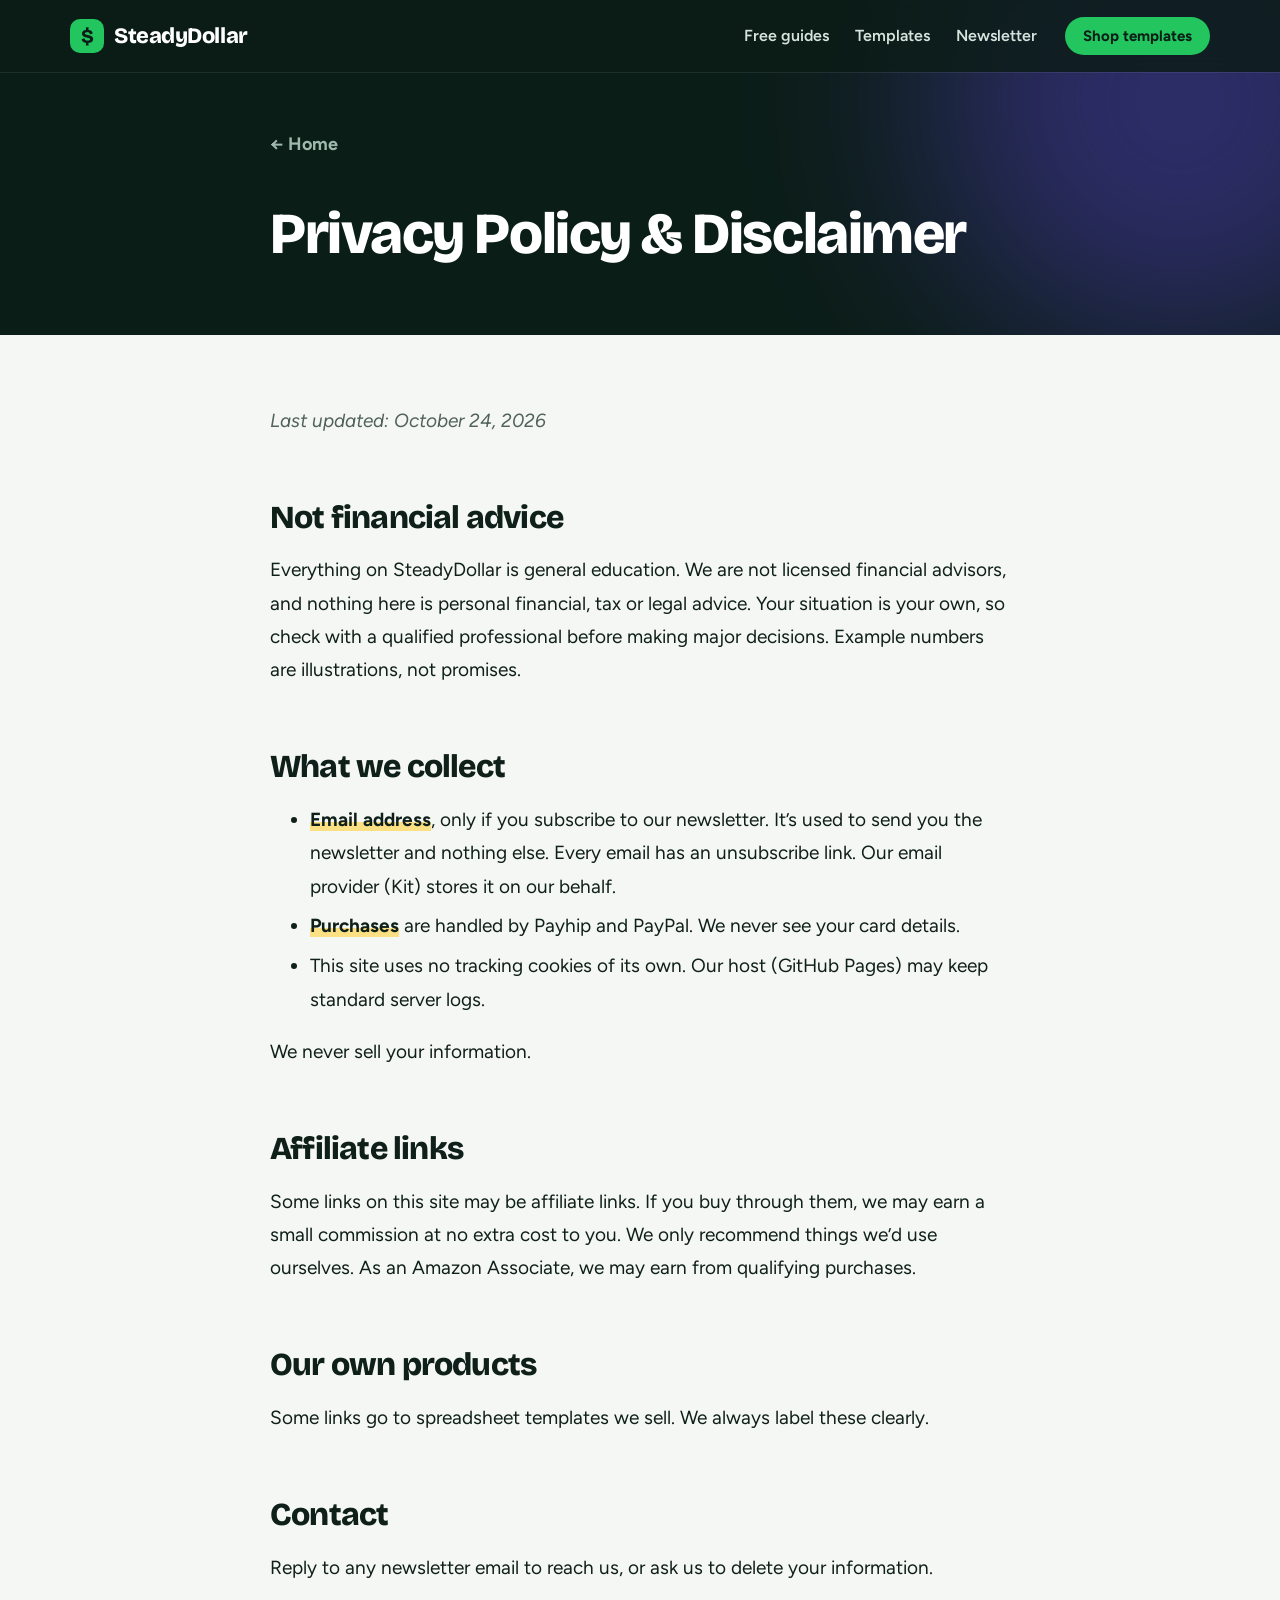
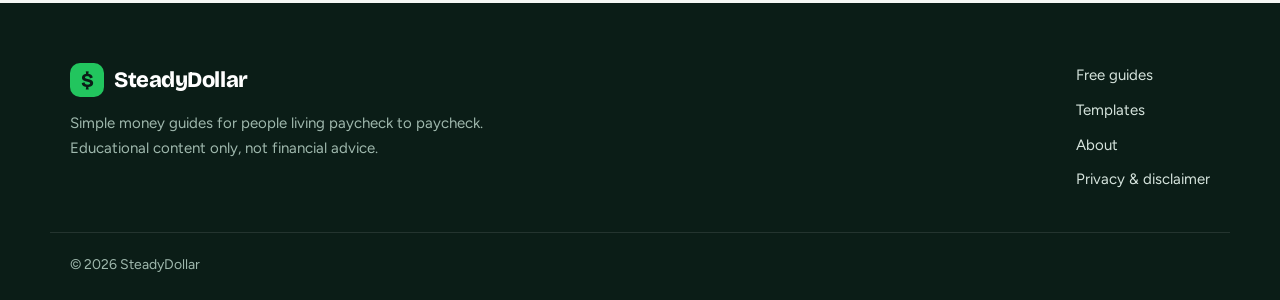
<file: privacy/index.html>
<!doctype html>
<html lang="en">
<head>
<meta charset="utf-8">
<meta name="viewport" content="width=device-width, initial-scale=1">
<meta name="p:domain_verify" content="625e8ea63bbca6a0e2b48d6e414d4ba8"/>
<title>Privacy Policy &amp; Disclaimer | SteadyDollar</title>
<meta name="description" content="How SteadyDollar handles your information, plus our financial and affiliate disclaimers.">
<link rel="canonical" href="https://steadydollar.github.io/privacy/">
<meta property="og:title" content="Privacy Policy &amp; Disclaimer | SteadyDollar">
<meta property="og:description" content="How SteadyDollar handles your information, plus our financial and affiliate disclaimers.">
<meta property="og:type" content="website">
<meta property="og:image" content="https://steadydollar.github.io/video/poster.jpg">
<meta name="theme-color" content="#0b1d17">
<link rel="icon" href="data:image/svg+xml,<svg xmlns='http://www.w3.org/2000/svg' viewBox='0 0 32 32'><rect width='32' height='32' rx='8' fill='%2322c55e'/><text x='16' y='23' font-size='20' text-anchor='middle' fill='%230b1d17' font-family='Arial' font-weight='bold'>$</text></svg>">
<link rel="preconnect" href="https://fonts.googleapis.com"><link rel="preconnect" href="https://fonts.gstatic.com" crossorigin><link href="https://fonts.googleapis.com/css2?family=Bricolage+Grotesque:opsz,wght@12..96,500..800&family=Figtree:ital,wght@0,400;0,600;0,700;1,400&display=swap" rel="stylesheet">
<link rel="stylesheet" href="../style.css">
</head>
<body class="article">
<header class="top"><div class="wrap">
<a class="logo" href="../"><span class="mark">$</span>SteadyDollar</a>
<nav><a href="../#guides">Free guides</a><a href="../#templates">Templates</a><a href="#newsletter">Newsletter</a></nav>
<a class="btn btn-sm" href="../#templates">Shop templates</a>
</div></header>
<main>
<header class="post-hero"><div class="wrap narrow"><a class="back" href="../">&larr; Home</a><h1>Privacy Policy & Disclaimer</h1></div></header>
<article class="wrap narrow"><div class="prose"><p><em>Last updated: October 24, 2026</em></p>
<h2 id="not-financial-advice">Not financial advice</h2>
<p>Everything on SteadyDollar is general education. We are not licensed
financial advisors, and nothing here is personal financial, tax or legal
advice. Your situation is your own, so check with a qualified
professional before making major decisions. Example numbers are
illustrations, not promises.</p>
<h2 id="what-we-collect">What we collect</h2>
<ul>
<li><strong>Email address</strong>, only if you subscribe to our
newsletter. It’s used to send you the newsletter and nothing else. Every
email has an unsubscribe link. Our email provider (Kit) stores it on our
behalf.</li>
<li><strong>Purchases</strong> are handled by Payhip and PayPal. We
never see your card details.</li>
<li>This site uses no tracking cookies of its own. Our host (GitHub
Pages) may keep standard server logs.</li>
</ul>
<p>We never sell your information.</p>
<h2 id="affiliate-links">Affiliate links</h2>
<p>Some links on this site may be affiliate links. If you buy through
them, we may earn a small commission at no extra cost to you. We only
recommend things we’d use ourselves. As an Amazon Associate, we may earn
from qualifying purchases.</p>
<h2 id="our-own-products">Our own products</h2>
<p>Some links go to spreadsheet templates we sell. We always label these
clearly.</p>
<h2 id="contact">Contact</h2>
<p>Reply to any newsletter email to reach us, or ask us to delete your
information.</p>
</div></article>
</main>
<footer><div class="wrap">
<div><a class="logo" href="../"><span class="mark">$</span>SteadyDollar</a>
<p>Simple money guides for people living paycheck to paycheck.<br>Educational content only, not financial advice.</p></div>
<div class="flinks"><a href="../#guides">Free guides</a><a href="../#templates">Templates</a><a href="../about/">About</a><a href="../privacy/">Privacy &amp; disclaimer</a></div>
</div><p class="wrap copy">&copy; 2026 SteadyDollar</p></footer>
<script>
(function(){
  var top=document.querySelector('.top');
  addEventListener('scroll',function(){top.classList.toggle('scrolled',scrollY>10)},{passive:true});
  var bar=document.querySelector('.progress');
  if(bar){addEventListener('scroll',function(){var h=document.documentElement;bar.style.transform='scaleX('+(h.scrollTop/(h.scrollHeight-h.clientHeight))+')'},{passive:true});}
  var els=document.querySelectorAll('[data-reveal]');
  if(!('IntersectionObserver' in window)){els.forEach(function(e){e.classList.add('in')});return;}
  var io=new IntersectionObserver(function(es){es.forEach(function(e){if(e.isIntersecting){e.target.classList.add('in');io.unobserve(e.target);}})},{rootMargin:'0px 0px -8% 0px'});
  els.forEach(function(e){io.observe(e)});
})();
</script>
</body>
</html>
</file>
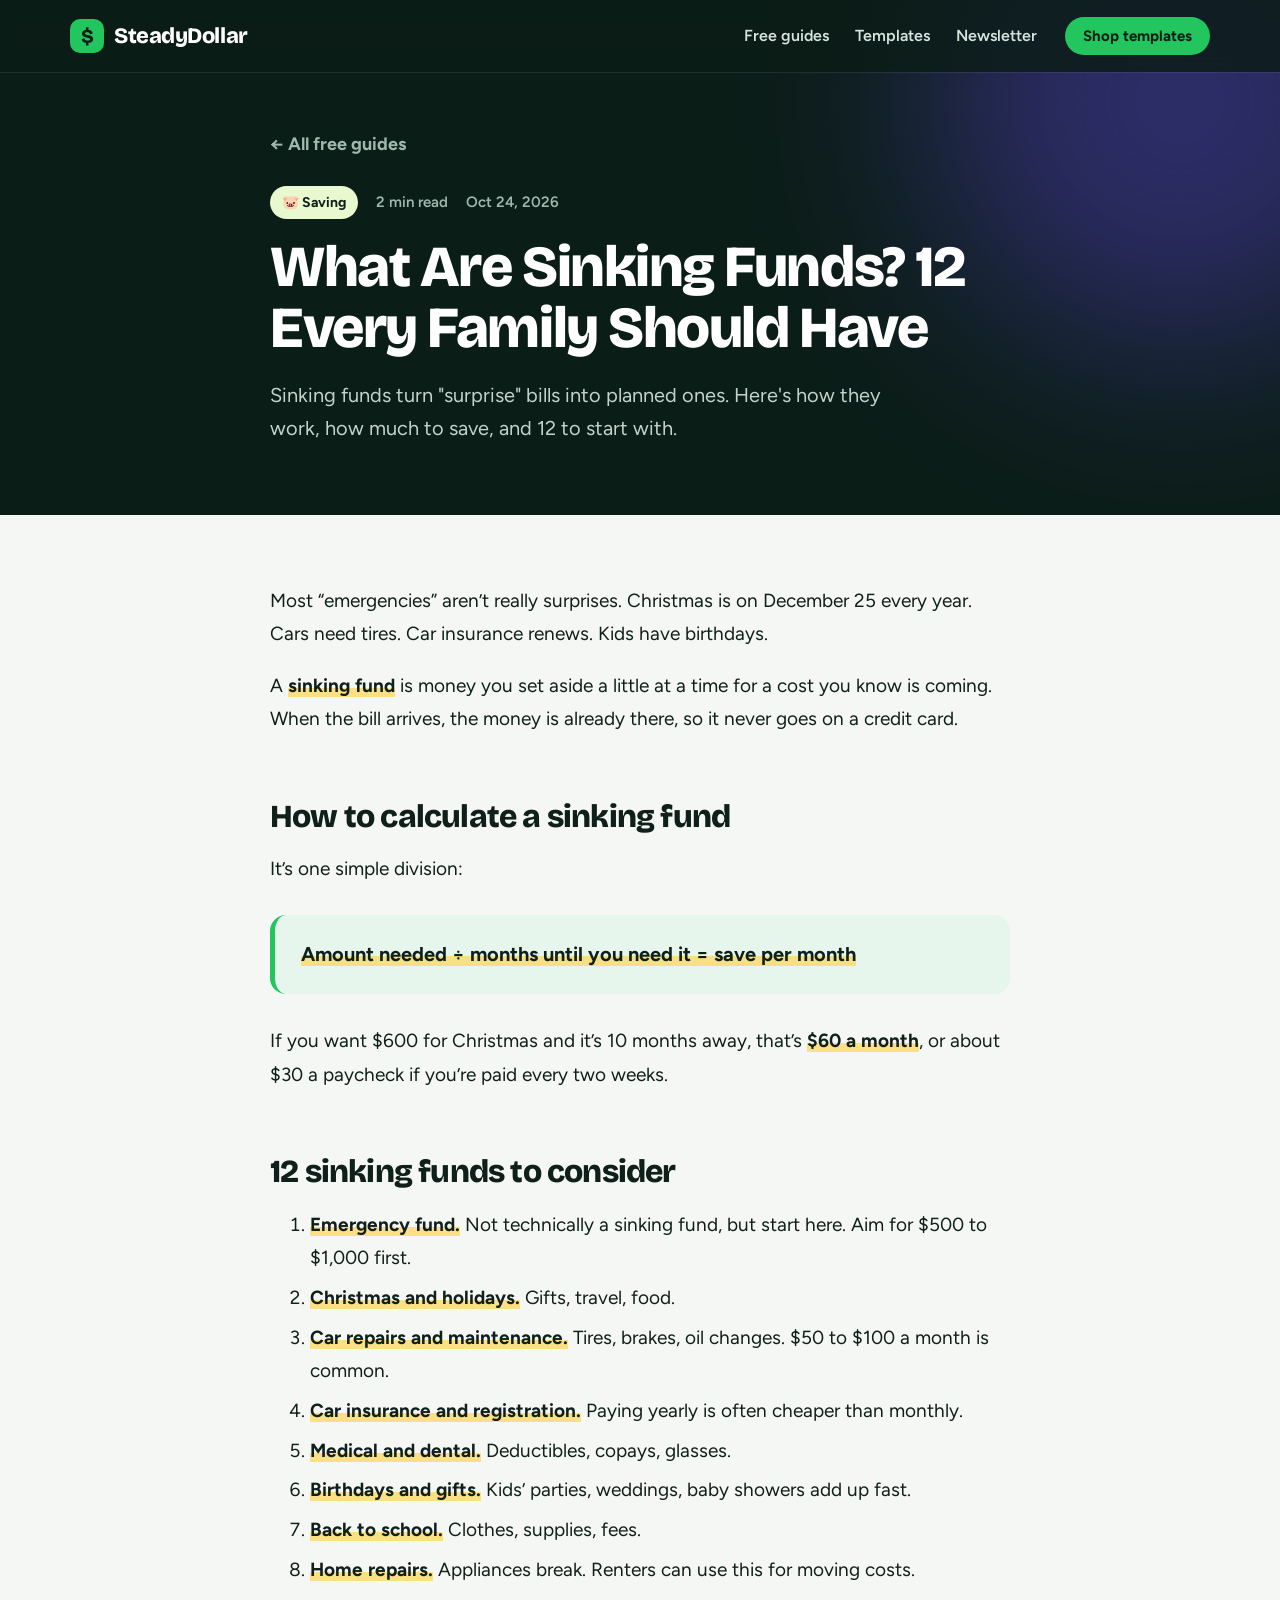
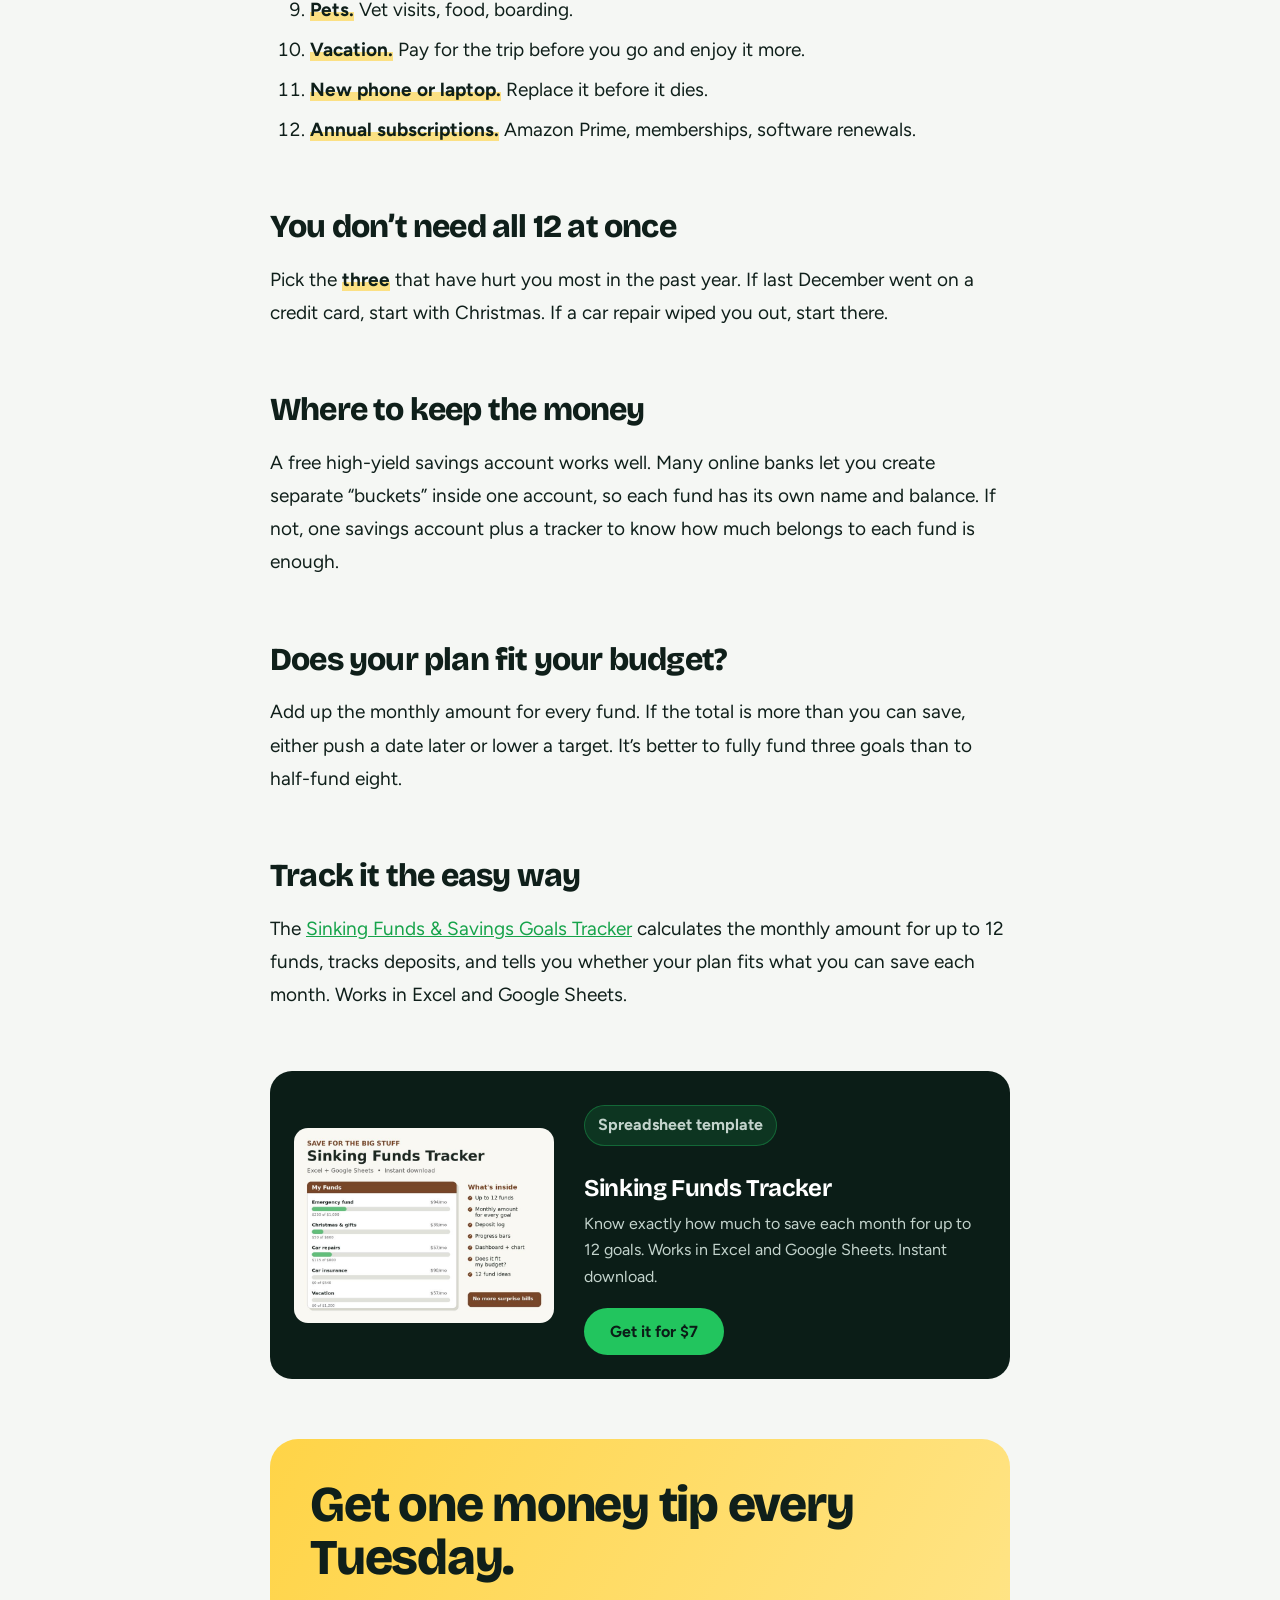
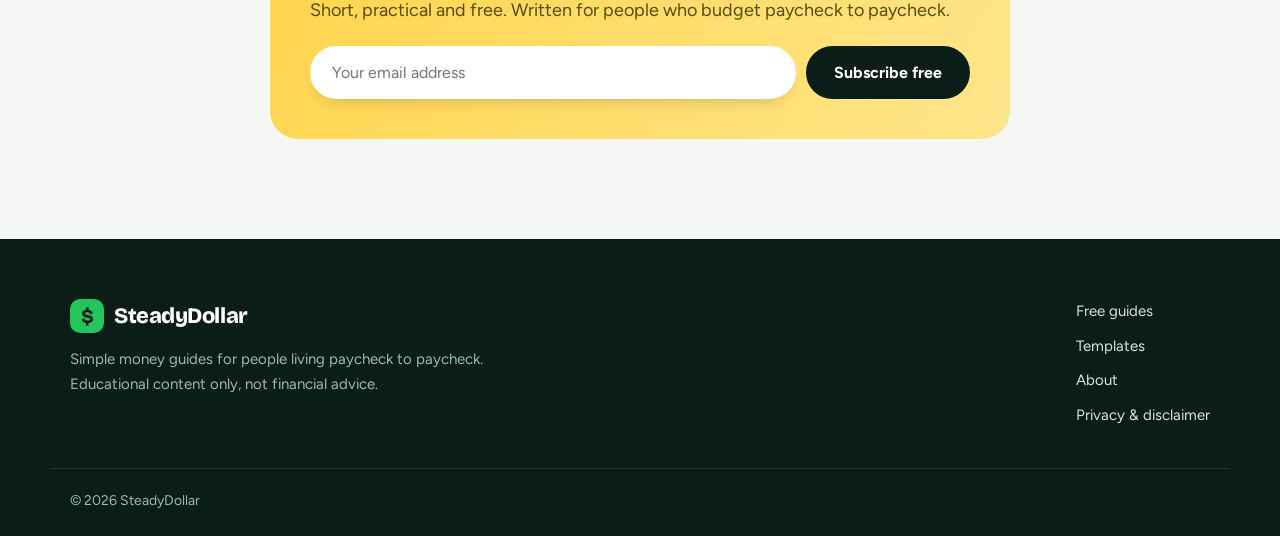
<file: what-are-sinking-funds/index.html>
<!doctype html>
<html lang="en">
<head>
<meta charset="utf-8">
<meta name="viewport" content="width=device-width, initial-scale=1">
<meta name="p:domain_verify" content="625e8ea63bbca6a0e2b48d6e414d4ba8"/>
<title>What Are Sinking Funds? 12 Every Family Should Have | SteadyDollar</title>
<meta name="description" content="Sinking funds turn &quot;surprise&quot; bills into planned ones. Here&#x27;s how they work, how much to save, and 12 to start with.">
<link rel="canonical" href="https://steadydollar.github.io/what-are-sinking-funds/">
<meta property="og:title" content="What Are Sinking Funds? 12 Every Family Should Have | SteadyDollar">
<meta property="og:description" content="Sinking funds turn &quot;surprise&quot; bills into planned ones. Here&#x27;s how they work, how much to save, and 12 to start with.">
<meta property="og:type" content="website">
<meta property="og:image" content="https://steadydollar.github.io/video/poster.jpg">
<meta name="theme-color" content="#0b1d17">
<link rel="icon" href="data:image/svg+xml,<svg xmlns='http://www.w3.org/2000/svg' viewBox='0 0 32 32'><rect width='32' height='32' rx='8' fill='%2322c55e'/><text x='16' y='23' font-size='20' text-anchor='middle' fill='%230b1d17' font-family='Arial' font-weight='bold'>$</text></svg>">
<link rel="preconnect" href="https://fonts.googleapis.com"><link rel="preconnect" href="https://fonts.gstatic.com" crossorigin><link href="https://fonts.googleapis.com/css2?family=Bricolage+Grotesque:opsz,wght@12..96,500..800&family=Figtree:ital,wght@0,400;0,600;0,700;1,400&display=swap" rel="stylesheet">
<link rel="stylesheet" href="../style.css">
</head>
<body class="article">
<header class="top"><div class="wrap">
<a class="logo" href="../"><span class="mark">$</span>SteadyDollar</a>
<nav><a href="../#guides">Free guides</a><a href="../#templates">Templates</a><a href="#newsletter">Newsletter</a></nav>
<a class="btn btn-sm" href="../#templates">Shop templates</a>
</div></header>
<main>
<div class="progress"></div>
<header class="post-hero"><div class="wrap narrow">
<a class="back" href="../#guides">&larr; All free guides</a>
<p class="meta"><span class="tag t-savings">🐷 Saving</span><span>2 min read</span><span>Oct 24, 2026</span></p>
<h1>What Are Sinking Funds? 12 Every Family Should Have</h1>
<p class="lede">Sinking funds turn &quot;surprise&quot; bills into planned ones. Here&#x27;s how they work, how much to save, and 12 to start with.</p>
</div></header>
<article class="wrap narrow">
<div class="prose">
<p>Most “emergencies” aren’t really surprises. Christmas is on December
25 every year. Cars need tires. Car insurance renews. Kids have
birthdays.</p>
<p>A <strong>sinking fund</strong> is money you set aside a little at a
time for a cost you know is coming. When the bill arrives, the money is
already there, so it never goes on a credit card.</p>
<h2 id="how-to-calculate-a-sinking-fund">How to calculate a sinking
fund</h2>
<p>It’s one simple division:</p>
<blockquote>
<p><strong>Amount needed ÷ months until you need it = save per
month</strong></p>
</blockquote>
<p>If you want $600 for Christmas and it’s 10 months away, that’s
<strong>$60 a month</strong>, or about $30 a paycheck if you’re paid
every two weeks.</p>
<h2 id="sinking-funds-to-consider">12 sinking funds to consider</h2>
<ol type="1">
<li><strong>Emergency fund.</strong> Not technically a sinking fund, but
start here. Aim for $500 to $1,000 first.</li>
<li><strong>Christmas and holidays.</strong> Gifts, travel, food.</li>
<li><strong>Car repairs and maintenance.</strong> Tires, brakes, oil
changes. $50 to $100 a month is common.</li>
<li><strong>Car insurance and registration.</strong> Paying yearly is
often cheaper than monthly.</li>
<li><strong>Medical and dental.</strong> Deductibles, copays,
glasses.</li>
<li><strong>Birthdays and gifts.</strong> Kids’ parties, weddings, baby
showers add up fast.</li>
<li><strong>Back to school.</strong> Clothes, supplies, fees.</li>
<li><strong>Home repairs.</strong> Appliances break. Renters can use
this for moving costs.</li>
<li><strong>Pets.</strong> Vet visits, food, boarding.</li>
<li><strong>Vacation.</strong> Pay for the trip before you go and enjoy
it more.</li>
<li><strong>New phone or laptop.</strong> Replace it before it
dies.</li>
<li><strong>Annual subscriptions.</strong> Amazon Prime, memberships,
software renewals.</li>
</ol>
<h2 id="you-dont-need-all-12-at-once">You don’t need all 12 at once</h2>
<p>Pick the <strong>three</strong> that have hurt you most in the past
year. If last December went on a credit card, start with Christmas. If a
car repair wiped you out, start there.</p>
<h2 id="where-to-keep-the-money">Where to keep the money</h2>
<p>A free high-yield savings account works well. Many online banks let
you create separate “buckets” inside one account, so each fund has its
own name and balance. If not, one savings account plus a tracker to know
how much belongs to each fund is enough.</p>
<h2 id="does-your-plan-fit-your-budget">Does your plan fit your
budget?</h2>
<p>Add up the monthly amount for every fund. If the total is more than
you can save, either push a date later or lower a target. It’s better to
fully fund three goals than to half-fund eight.</p>
<h2 id="track-it-the-easy-way">Track it the easy way</h2>
<p>The <a href="https://payhip.com/b/7KW1b">Sinking Funds &amp; Savings
Goals Tracker</a> calculates the monthly amount for up to 12 funds,
tracks deposits, and tells you whether your plan fits what you can save
each month. Works in Excel and Google Sheets.</p>

</div>
<aside class="product" data-reveal>
<img src="../img/savings.jpg" alt="Sinking Funds Tracker preview" width="800" height="600" loading="lazy">
<div>
<p class="pill">Spreadsheet template</p>
<h3>Sinking Funds Tracker</h3>
<p>Know exactly how much to save each month for up to 12 goals. Works in Excel and Google Sheets. Instant download.</p>
<a class="btn" href="https://payhip.com/b/7KW1b">Get it for $7</a>
</div>
</aside>
<section class="signup" id="newsletter" data-reveal>
<div><h2>Get one money tip every Tuesday.</h2><p>Short, practical and free. Written for people who budget paycheck to paycheck.</p></div>
<form action="https://app.kit.com/forms/10091417/subscriptions" method="post">
<label class="sr" for="em">Email address</label>
<input id="em" type="email" name="email_address" placeholder="Your email address" required>
<button class="btn btn-dark" type="submit">Subscribe free</button>
</form>
</section>
</article>
</main>
<footer><div class="wrap">
<div><a class="logo" href="../"><span class="mark">$</span>SteadyDollar</a>
<p>Simple money guides for people living paycheck to paycheck.<br>Educational content only, not financial advice.</p></div>
<div class="flinks"><a href="../#guides">Free guides</a><a href="../#templates">Templates</a><a href="../about/">About</a><a href="../privacy/">Privacy &amp; disclaimer</a></div>
</div><p class="wrap copy">&copy; 2026 SteadyDollar</p></footer>
<script>
(function(){
  var top=document.querySelector('.top');
  addEventListener('scroll',function(){top.classList.toggle('scrolled',scrollY>10)},{passive:true});
  var bar=document.querySelector('.progress');
  if(bar){addEventListener('scroll',function(){var h=document.documentElement;bar.style.transform='scaleX('+(h.scrollTop/(h.scrollHeight-h.clientHeight))+')'},{passive:true});}
  var els=document.querySelectorAll('[data-reveal]');
  if(!('IntersectionObserver' in window)){els.forEach(function(e){e.classList.add('in')});return;}
  var io=new IntersectionObserver(function(es){es.forEach(function(e){if(e.isIntersecting){e.target.classList.add('in');io.unobserve(e.target);}})},{rootMargin:'0px 0px -8% 0px'});
  els.forEach(function(e){io.observe(e)});
})();
</script>
</body>
</html>
</file>
<file: style.css>
:root{
  --night:#0b1d17; --night-2:#12302a; --ink:#0f1f1a; --ink-2:#51625b; --paper:#f5f7f4; --white:#fff;
  --green:#22c55e; --green-2:#16a34a; --sun:#ffd447; --violet:#6d4aff; --line:#e1e8e3;
  --budget:#7cc4ff; --debt:#ff8fb8; --savings:#b7f171;
  --display:"Bricolage Grotesque",system-ui,sans-serif; --text:"Figtree",system-ui,sans-serif;
  --r:22px;
}
@view-transition{navigation:auto}
*{box-sizing:border-box}
html{scroll-behavior:smooth;scroll-padding-top:80px}
body{margin:0;background:var(--paper);color:var(--ink);font:400 18px/1.65 var(--text);-webkit-font-smoothing:antialiased}
img,video{max-width:100%;height:auto;display:block}
a{color:var(--green-2)}
:focus-visible{outline:3px solid var(--green);outline-offset:3px;border-radius:6px}
.wrap{max-width:1180px;margin:0 auto;padding:0 20px}
.narrow{max-width:780px}
.sr{position:absolute;width:1px;height:1px;overflow:hidden;clip:rect(0 0 0 0)}
h1,h2,h3{font-family:var(--display);line-height:1.05;letter-spacing:-.025em;margin:0}
h1{font-size:clamp(42px,6.2vw,80px);font-weight:800}
h2{font-size:clamp(32px,4vw,50px);font-weight:800}
h3{font-size:24px;font-weight:700;letter-spacing:-.015em}

/* header */
.top{position:fixed;inset:0 0 auto;z-index:20;transition:background .3s,box-shadow .3s}
.top .wrap{display:flex;align-items:center;gap:28px;height:72px}
.top.scrolled,.article .top{background:rgba(11,29,23,.82);backdrop-filter:blur(14px);box-shadow:0 1px 0 rgba(255,255,255,.08)}
.logo{display:flex;align-items:center;gap:10px;font:800 22px var(--display);color:#fff;text-decoration:none;letter-spacing:-.02em}
.mark{display:grid;place-items:center;width:34px;height:34px;border-radius:10px;background:var(--green);color:var(--night);font-size:20px}
nav{display:flex;gap:26px;margin-left:auto}
nav a{color:#d6e4dd;text-decoration:none;font-weight:600;font-size:16px;transition:color .2s}
nav a:hover{color:#fff}

/* buttons */
.btn{position:relative;overflow:hidden;display:inline-flex;align-items:center;justify-content:center;gap:8px;background:var(--green);color:var(--night);border:0;border-radius:999px;padding:14px 26px;font:700 16px var(--text);text-decoration:none;cursor:pointer;white-space:nowrap;transition:transform .2s,box-shadow .2s,background .2s}
.btn:hover{transform:translateY(-2px);box-shadow:0 12px 28px -10px rgba(34,197,94,.7)}
.btn::after{content:"";position:absolute;inset:0;background:linear-gradient(110deg,transparent 30%,rgba(255,255,255,.45) 50%,transparent 70%);transform:translateX(-100%);transition:transform .6s}
.btn:hover::after{transform:translateX(100%)}
.btn-lg{padding:18px 32px;font-size:18px}
.btn-sm{padding:10px 18px;font-size:15px}
.btn-ghost{background:rgba(255,255,255,.08);color:#fff;box-shadow:inset 0 0 0 1.5px rgba(255,255,255,.3)}
.btn-ghost:hover{background:rgba(255,255,255,.16);box-shadow:inset 0 0 0 1.5px #fff}
.btn-dark{background:var(--night);color:#fff}
.btn-dark:hover{box-shadow:0 12px 28px -10px rgba(11,29,23,.6)}
.link{font-weight:700;color:var(--ink);text-decoration:underline;text-underline-offset:4px;text-decoration-thickness:2px}
.link:hover{color:var(--green-2)}
.pill{display:inline-block;margin:0;padding:7px 14px;border-radius:999px;font-size:14px;font-weight:700;background:rgba(34,197,94,.14);color:#86efac;box-shadow:inset 0 0 0 1px rgba(34,197,94,.35)}

/* hero */
.hero{position:relative;overflow:hidden;background:var(--night);color:#fff;padding:150px 0 0}
.blob{position:absolute;border-radius:50%;filter:blur(80px);opacity:.55;animation:float 16s ease-in-out infinite alternate}
.b1{width:520px;height:520px;background:#1f8a5b;top:-160px;left:-120px}
.b2{width:460px;height:460px;background:var(--violet);bottom:-120px;right:-80px;animation-delay:-5s}
.b3{width:300px;height:300px;background:#0ea5a4;top:30%;left:45%;opacity:.3;animation-delay:-9s}
@keyframes float{to{transform:translate(60px,40px) scale(1.15)}}
.hero-grid{position:relative;display:grid;grid-template-columns:1.05fr .95fr;gap:56px;align-items:center;padding-bottom:90px}
.hero-copy>*{animation:rise .8s cubic-bezier(.2,.7,.2,1) both}
.hero-copy>*:nth-child(2){animation-delay:.08s}.hero-copy>*:nth-child(3){animation-delay:.16s}.hero-copy>*:nth-child(4){animation-delay:.24s}.hero-copy>*:nth-child(5){animation-delay:.32s}
@keyframes rise{from{opacity:0;transform:translateY(28px)}to{opacity:1;transform:none}}
.hero h1{margin:22px 0 0}
.lede{font-size:21px;color:#c3d3cc;max-width:32em;margin:22px 0 32px}
.cta-row{display:flex;gap:12px;flex-wrap:wrap}
.checks{display:flex;flex-wrap:wrap;gap:8px 22px;list-style:none;padding:0;margin:28px 0 0;color:#c3d3cc;font-size:15px;font-weight:600}
.checks li::before{content:"✓";color:var(--green);font-weight:800;margin-right:7px}
.hero-video{border-radius:28px;padding:10px;background:linear-gradient(140deg,rgba(255,255,255,.25),rgba(255,255,255,.04));box-shadow:0 40px 80px -30px rgba(0,0,0,.7);animation:rise 1s .3s cubic-bezier(.2,.7,.2,1) both}
.hero-video video{border-radius:20px;width:100%;aspect-ratio:4/3;object-fit:cover;background:var(--night)}
.ticker{position:relative;border-top:1px solid rgba(255,255,255,.1);background:rgba(255,255,255,.03);overflow:hidden;padding:16px 0}
.ticker-track{display:flex;gap:48px;width:max-content;animation:scroll 32s linear infinite}
.ticker span{font-weight:700;color:#9fb8ad;white-space:nowrap}
.ticker span::before{content:"$";color:var(--green);margin-right:12px;font-weight:800}
@keyframes scroll{to{transform:translateX(-50%)}}

/* sections */
.block{padding:100px 20px}
.templates.block{padding:100px 0}
.sec-head{max-width:640px;margin:0 0 44px}
.sec-head p{margin:14px 0 0;color:var(--ink-2);font-size:20px}

/* reveal on scroll */
[data-reveal]{opacity:0;transform:translateY(36px);transition:opacity .7s cubic-bezier(.2,.7,.2,1),transform .7s cubic-bezier(.2,.7,.2,1);transition-delay:calc(var(--d,0) * .1s)}
[data-reveal].in{opacity:1;transform:none}

/* help cards */
.helps{display:grid;grid-template-columns:repeat(3,1fr);gap:20px}
.help{position:relative;display:flex;flex-direction:column;gap:14px;background:var(--white);border-radius:var(--r);padding:34px 30px 30px;border:1px solid var(--line);overflow:hidden}
.help.in{transition:transform .3s,box-shadow .3s}
.help::before{content:"";position:absolute;inset:0 0 auto;height:6px;background:var(--c)}
.help:hover{transform:translateY(-6px);box-shadow:0 30px 50px -28px rgba(15,31,26,.35)}
.h-budget{--c:var(--budget)}.h-debt{--c:var(--debt)}.h-savings{--c:var(--savings)}
.icon{display:grid;place-items:center;width:64px;height:64px;border-radius:18px;font-size:34px;background:color-mix(in srgb,var(--c) 30%,white)}
.help p{margin:0;color:var(--ink-2);font-size:17px}
.help-links{margin-top:auto;padding-top:10px;display:flex;flex-direction:column;align-items:flex-start;gap:14px}

/* templates */
.templates{background:var(--night);color:#fff}
.templates .sec-head p{color:#a9bdb4}
.tpls{display:grid;grid-template-columns:repeat(4,1fr);gap:20px}
.tpl{position:relative;display:flex;flex-direction:column;background:var(--night-2);border-radius:var(--r);overflow:hidden;box-shadow:inset 0 0 0 1px rgba(255,255,255,.08)}
.tpl.in{transition:transform .3s,box-shadow .3s}
.tpl:hover{transform:translateY(-6px);box-shadow:inset 0 0 0 1px rgba(34,197,94,.6),0 30px 50px -25px rgba(0,0,0,.8)}
.tpl-img{display:block;overflow:hidden;background:#fff}
.tpl-img img{transition:transform .5s}
.tpl:hover .tpl-img img{transform:scale(1.05)}
.tpl-body{padding:22px;display:flex;flex-direction:column;gap:10px;flex:1}
.tpl-body h3{font-size:22px}
.tpl-body p{margin:0;color:#a9bdb4;font-size:15px;line-height:1.5}
.tpl-buy{margin-top:auto;padding-top:12px;display:flex;align-items:center;justify-content:space-between;gap:10px}
.price{font:800 30px var(--display);color:#fff}
.tpl-bundle{background:linear-gradient(160deg,#2b2370,#6d4aff);box-shadow:inset 0 0 0 1px rgba(255,255,255,.2)}
.tpl-bundle .tpl-body p{color:#ddd5ff}
.tpl-bundle .btn{background:var(--sun)}
.best{align-self:flex-start;background:var(--sun);color:var(--ink);font-weight:800;font-size:13px;padding:6px 12px;border-radius:999px;animation:pulse 2.4s ease-in-out infinite}
@keyframes pulse{50%{transform:scale(1.08)}}

/* guides */
.guides{display:grid;grid-template-columns:repeat(3,1fr);gap:20px}
.guide{display:flex;flex-direction:column;gap:12px;background:var(--white);border-radius:var(--r);padding:28px;text-decoration:none;color:var(--ink);border:1px solid var(--line)}
.guide.in{transition:transform .3s,box-shadow .3s,border-color .3s}
.guide:hover{transform:translateY(-6px);border-color:var(--green);box-shadow:0 30px 50px -28px rgba(15,31,26,.35)}
.guide h3{font-size:22px}
.guide p{margin:0;color:var(--ink-2);font-size:16px;line-height:1.55}
.read{margin-top:auto;padding-top:6px;font-weight:700;color:var(--green-2)}
.read span{display:inline-block;transition:transform .2s}
.guide:hover .read span{transform:translateX(6px)}
.tag{align-self:flex-start;display:inline-block;font-size:14px;font-weight:700;padding:5px 12px;border-radius:999px;color:var(--ink)}
.t-budget{background:#dcefff}.t-debt{background:#ffe0ec}.t-savings{background:#e9f9cf}.t-bundle{background:#fff2c2}

/* signup */
.signup{display:grid;grid-template-columns:1.1fr 1fr;gap:20px 48px;align-items:center;background:linear-gradient(120deg,var(--sun),#ffe58a);border-radius:28px;padding:52px;margin:0 0 100px}
.signup p{margin:12px 0 0;color:#5a4a0c;font-size:18px}
form{display:flex;gap:10px;flex-wrap:wrap}
input[type=email]{flex:1;min-width:220px;padding:17px 22px;border:0;border-radius:999px;font:16px var(--text);background:#fff;color:var(--ink);box-shadow:0 8px 20px -12px rgba(0,0,0,.3)}
input[type=email]:focus{outline:3px solid var(--night)}
.signup .btn{padding:17px 28px}

/* article */
.progress{position:fixed;top:0;left:0;right:0;height:4px;background:var(--green);transform-origin:0 50%;transform:scaleX(0);z-index:30}
.post-hero{background:var(--night);color:#fff;padding:130px 0 70px;position:relative;overflow:hidden}
.post-hero::before{content:"";position:absolute;width:500px;height:500px;border-radius:50%;background:var(--violet);filter:blur(100px);opacity:.35;right:-150px;top:-150px}
.post-hero .wrap{position:relative}
.back{display:inline-block;color:#9fb8ad;text-decoration:none;font-weight:700;margin-bottom:26px}
.back:hover{color:#fff}
.post-hero h1{font-size:clamp(36px,5vw,58px);margin:18px 0 0}
.post-hero .lede{margin:20px 0 0;font-size:20px}
.meta{margin:0;display:flex;flex-wrap:wrap;align-items:center;gap:8px 18px;color:#9fb8ad;font-size:15px;font-weight:600}
.prose{padding-top:50px;font-size:19px;line-height:1.75}
.prose h2{font-size:32px;margin:2em 0 .5em}
.prose h3{margin:1.6em 0 .4em}
.prose li{margin:.35em 0}
.prose strong{background:linear-gradient(transparent 60%,rgba(255,212,71,.65) 60%)}
.prose blockquote{margin:1.5em 0;padding:22px 26px;background:#e6f6ec;border-left:5px solid var(--green);border-radius:16px;font-size:20px}
.prose blockquote p{margin:0}
.prose table{border-collapse:separate;border-spacing:0;width:100%;font-size:16px;margin:1.5em 0;font-variant-numeric:tabular-nums;border:1px solid var(--line);border-radius:16px;background:#fff}
.prose th,.prose td{padding:12px 16px;text-align:left;border-bottom:1px solid var(--line)}
.prose tr:last-child td{border-bottom:0}
.prose th{font-weight:700;background:#eef4f0}
.prose em{color:var(--ink-2)}
.product{display:grid;grid-template-columns:260px 1fr;gap:30px;align-items:center;background:var(--night);color:#fff;border-radius:var(--r);padding:24px;margin:60px 0}
.product img{border-radius:14px}
.product h3{margin-top:12px}
.product p{margin:10px 0 18px;color:#c3d3cc;font-size:16px}
.article .signup{grid-template-columns:1fr;padding:40px}

footer{background:var(--night);color:#9fb8ad;font-size:15px;padding:60px 0 24px}
footer .wrap:first-child{display:flex;justify-content:space-between;gap:40px;flex-wrap:wrap}
footer p{margin:14px 0 0}
.flinks{display:flex;flex-direction:column;gap:10px}
footer a{color:#d6e4dd;text-decoration:none}
footer a:hover{color:#fff}
.copy{margin-top:40px;padding-top:20px;border-top:1px solid rgba(255,255,255,.1);font-size:14px}

@media (max-width:980px){
  .hero{padding-top:120px}
  .hero-grid{grid-template-columns:1fr;gap:48px;padding-bottom:64px}
  .helps,.guides{grid-template-columns:1fr 1fr}
  .tpls{grid-template-columns:1fr 1fr}
  .signup{grid-template-columns:1fr;padding:36px}
}
@media (max-width:640px){
  body{font-size:17px}
  nav{display:none}
  .top .btn-sm{margin-left:auto}
  .lede{font-size:19px}
  .cta-row .btn{width:100%}
  .helps,.guides,.tpls{grid-template-columns:1fr}
  .block,.templates.block{padding:72px 0}
  .block.wrap{padding:72px 20px}
  .product{grid-template-columns:1fr}
  .prose{font-size:18px}
  .signup{padding:28px}
  .signup .btn{width:100%}
}
@media (prefers-reduced-motion:reduce){
  *,*::before,*::after{animation:none!important;transition:none!important}
  [data-reveal]{opacity:1;transform:none}
  html{scroll-behavior:auto}
}
</file>
